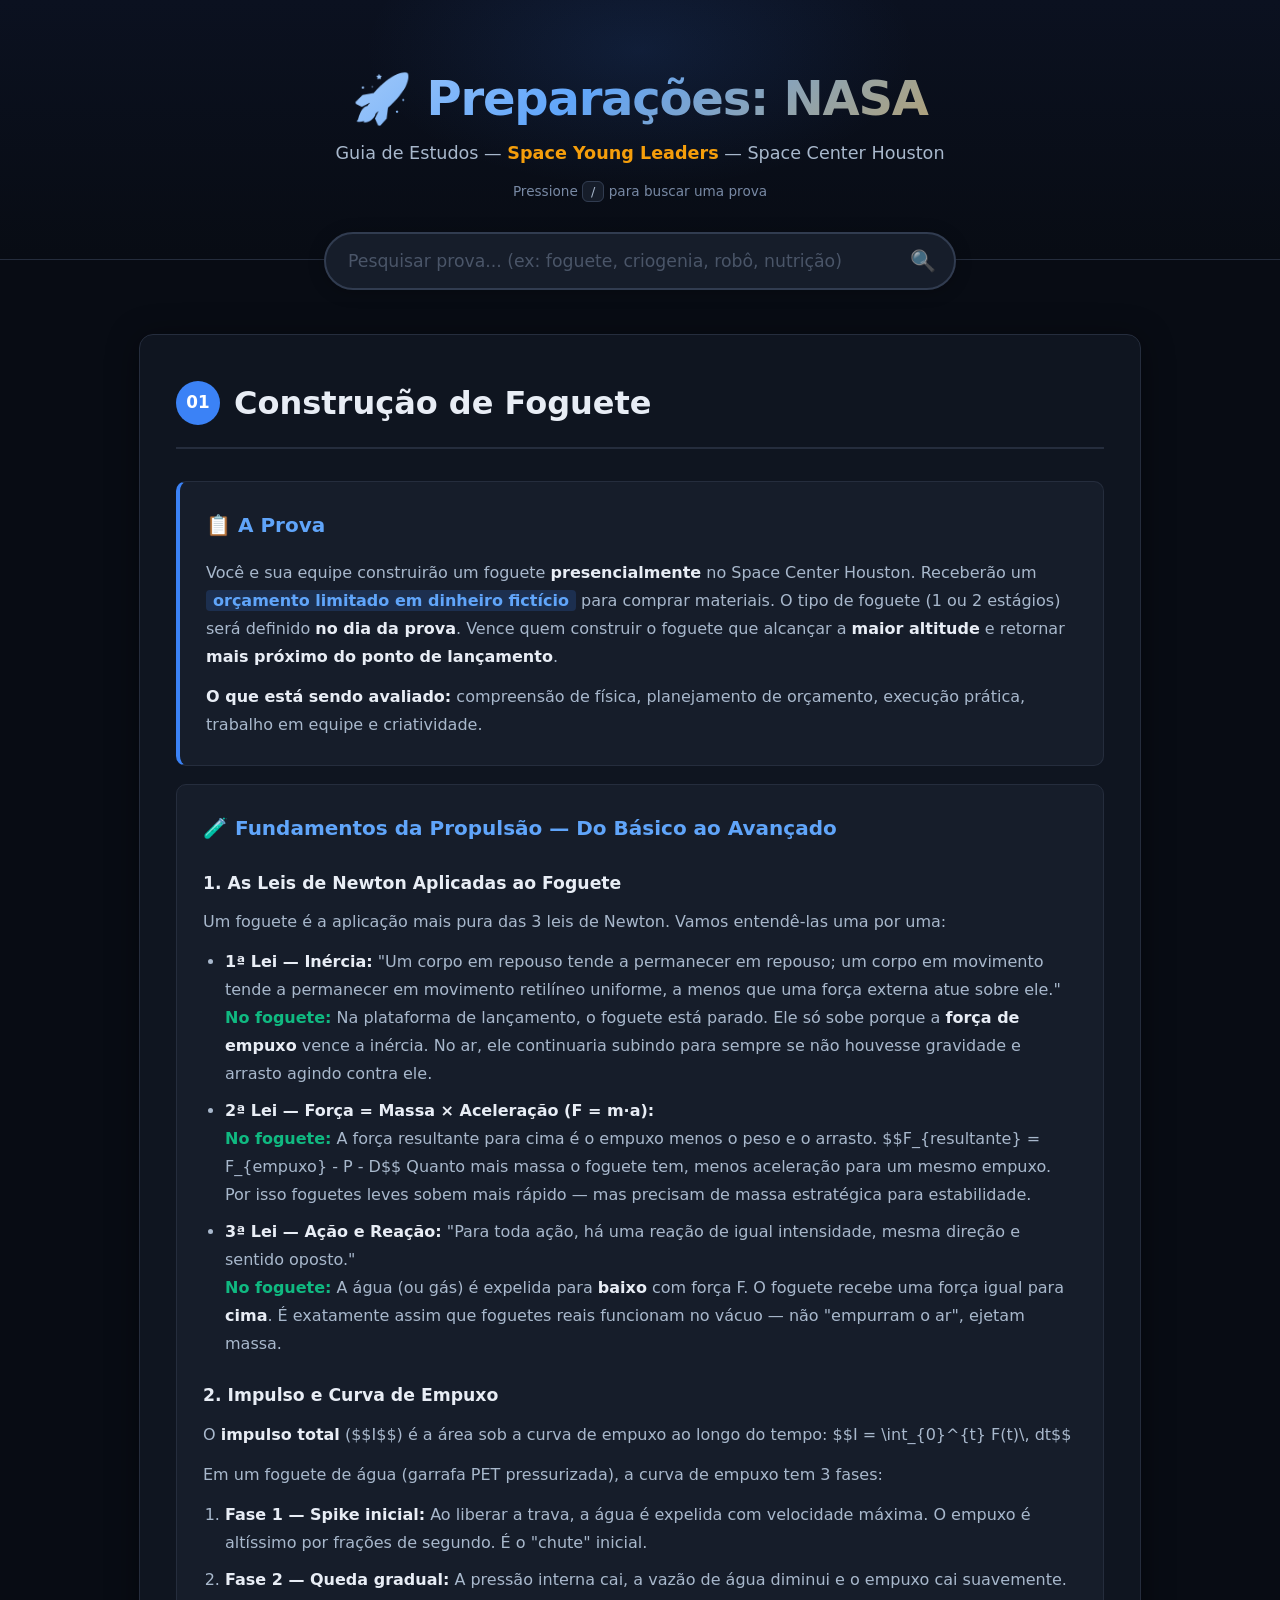
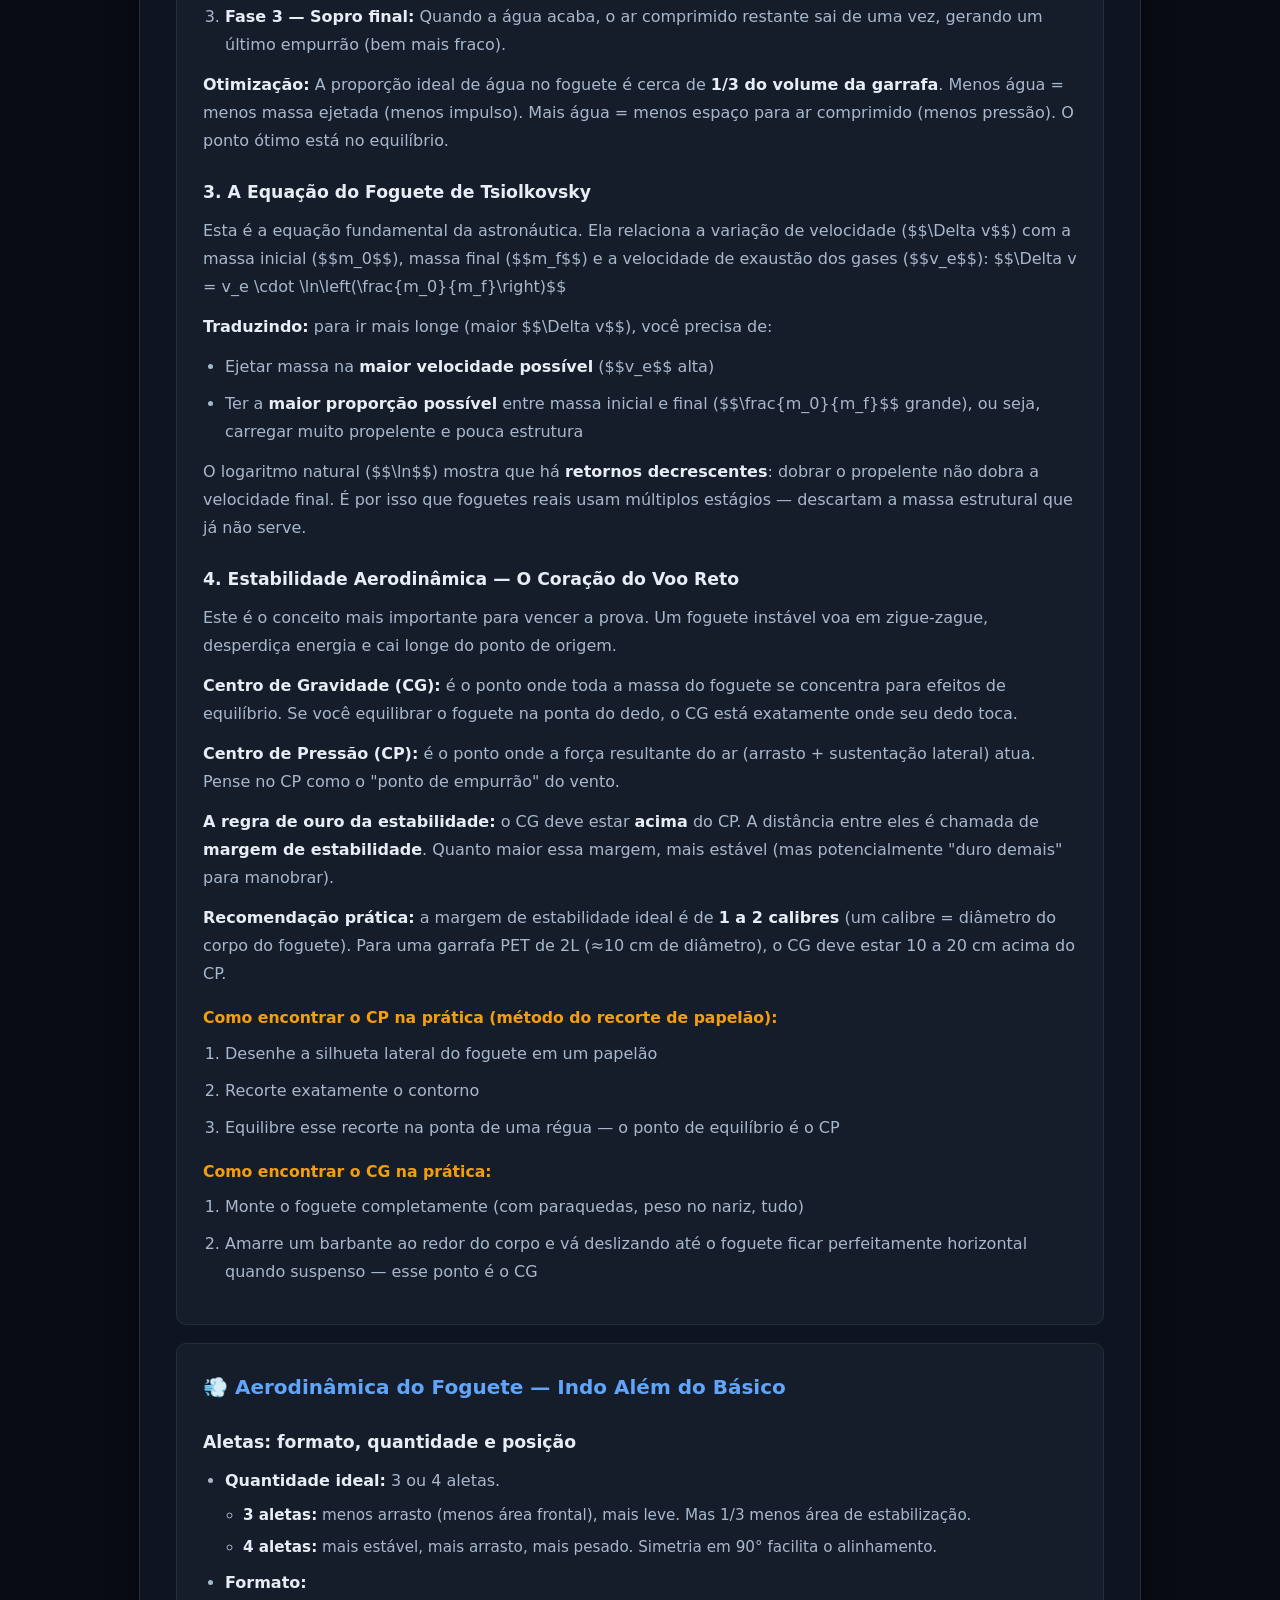
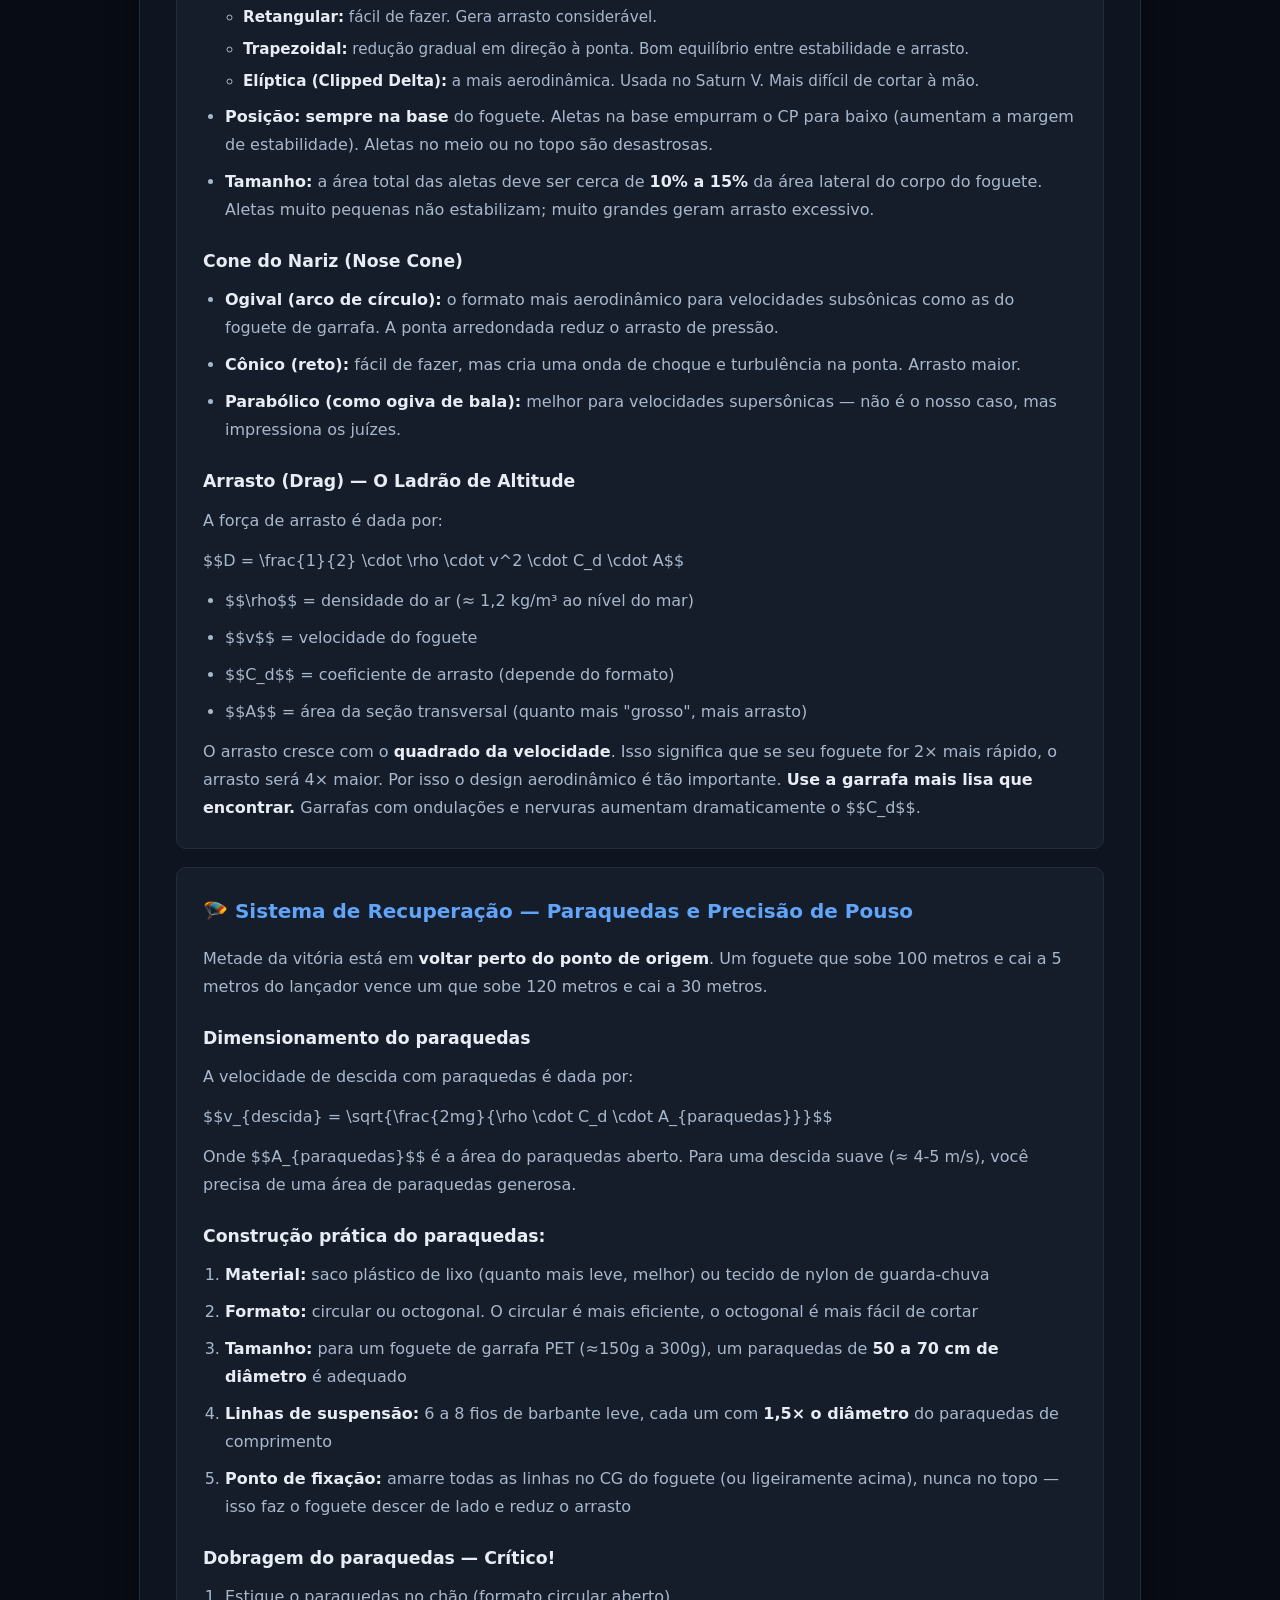
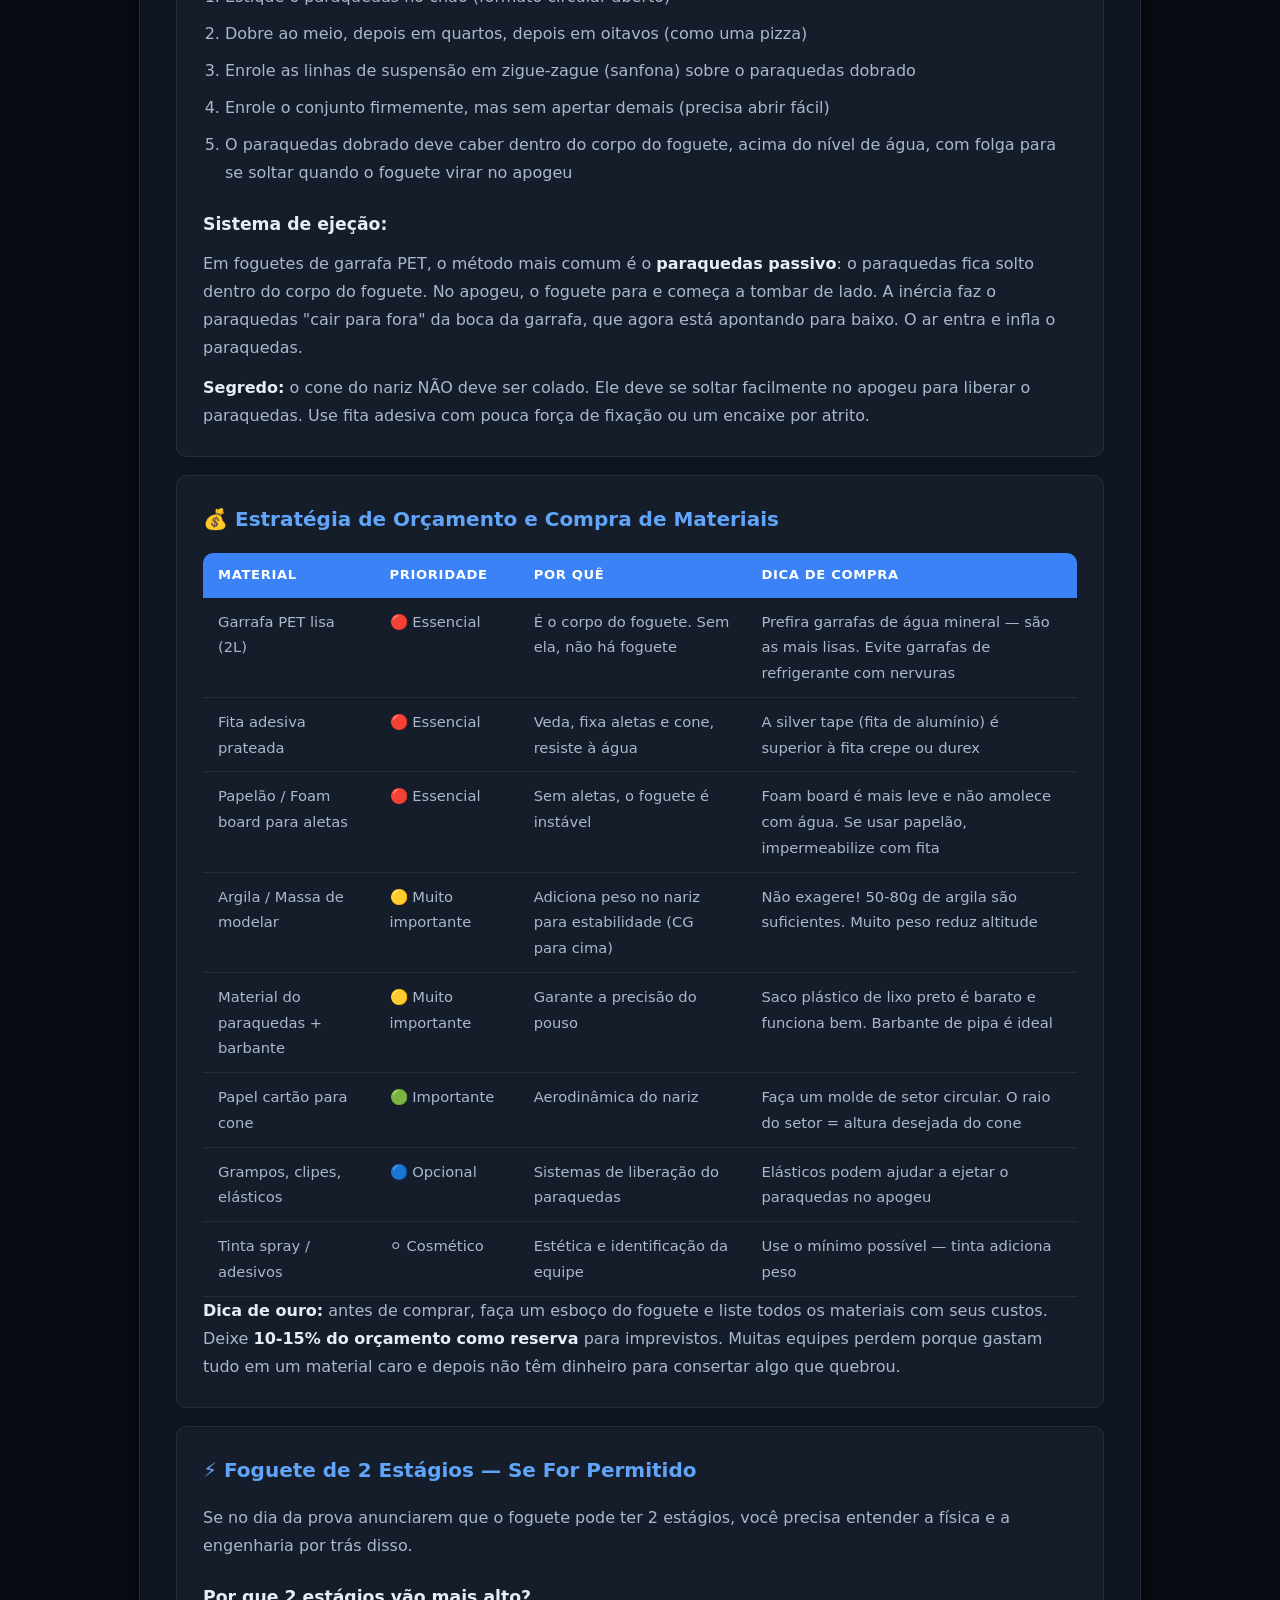
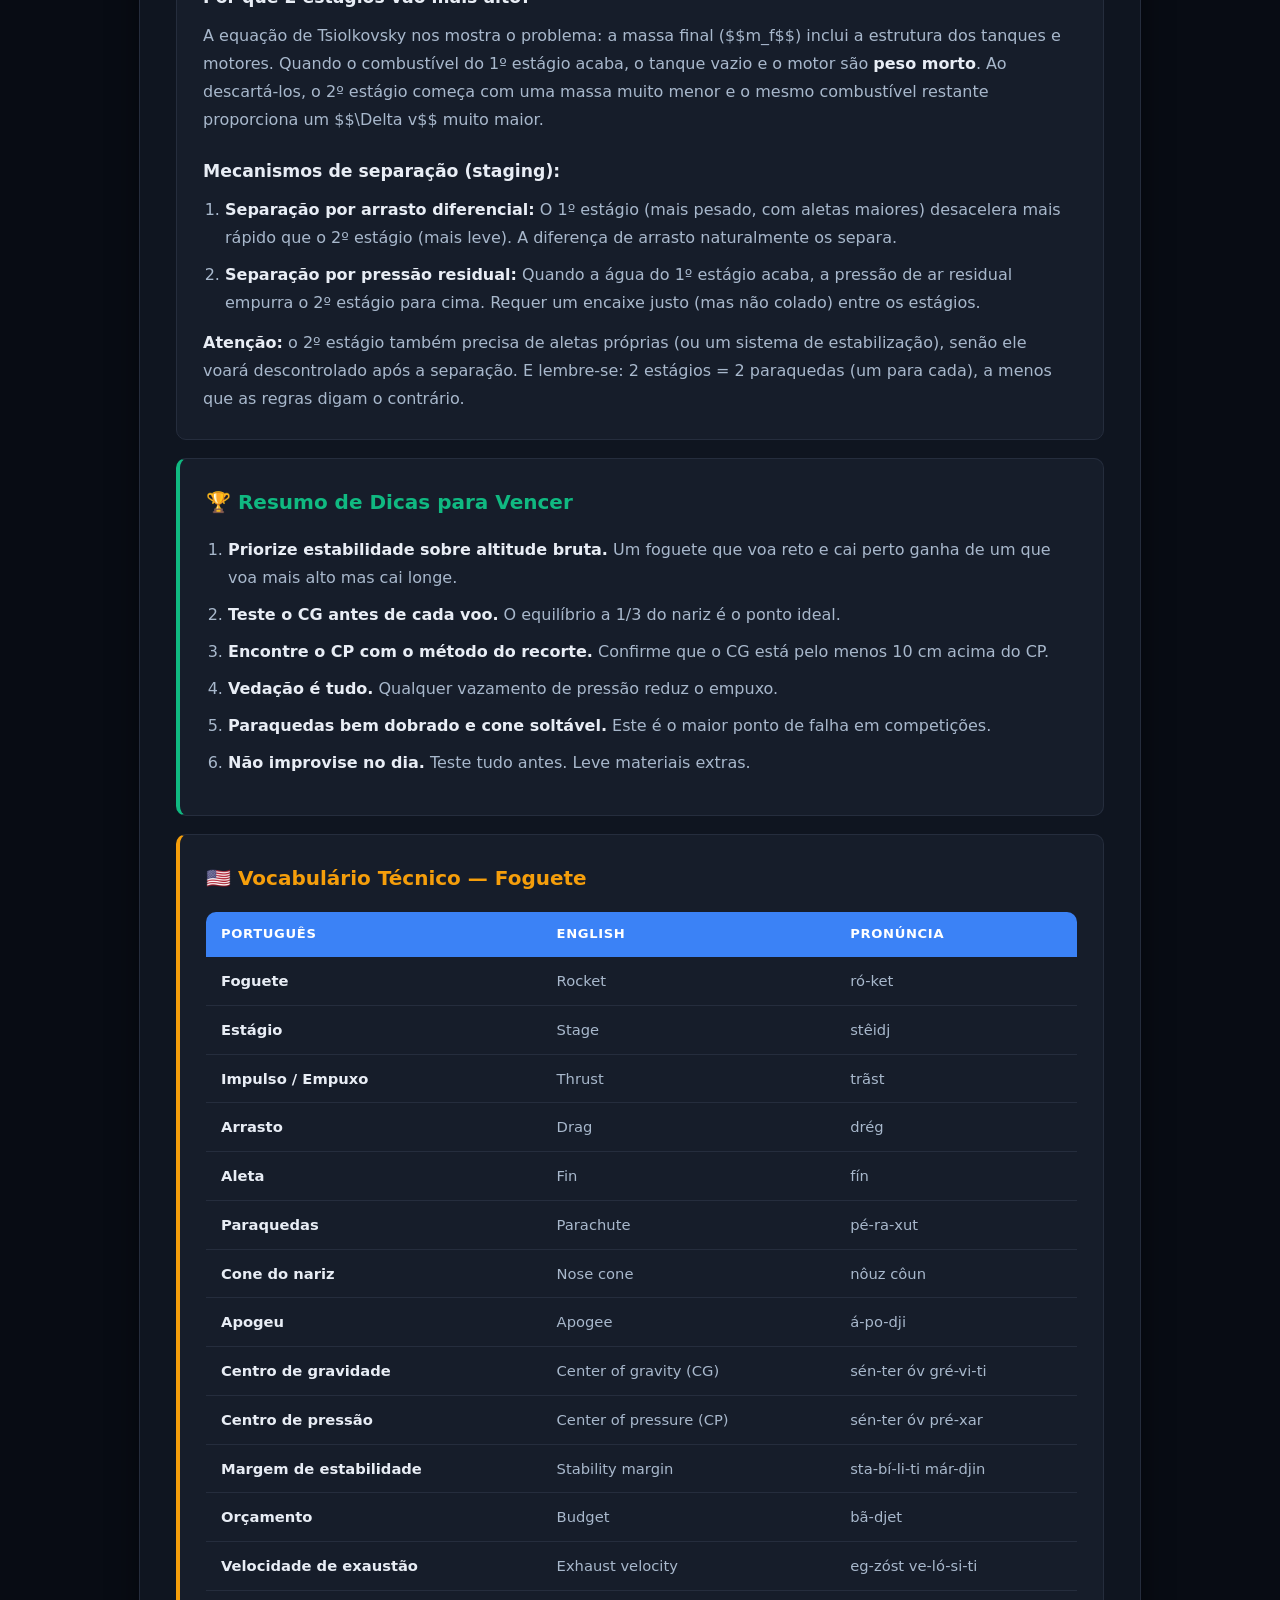
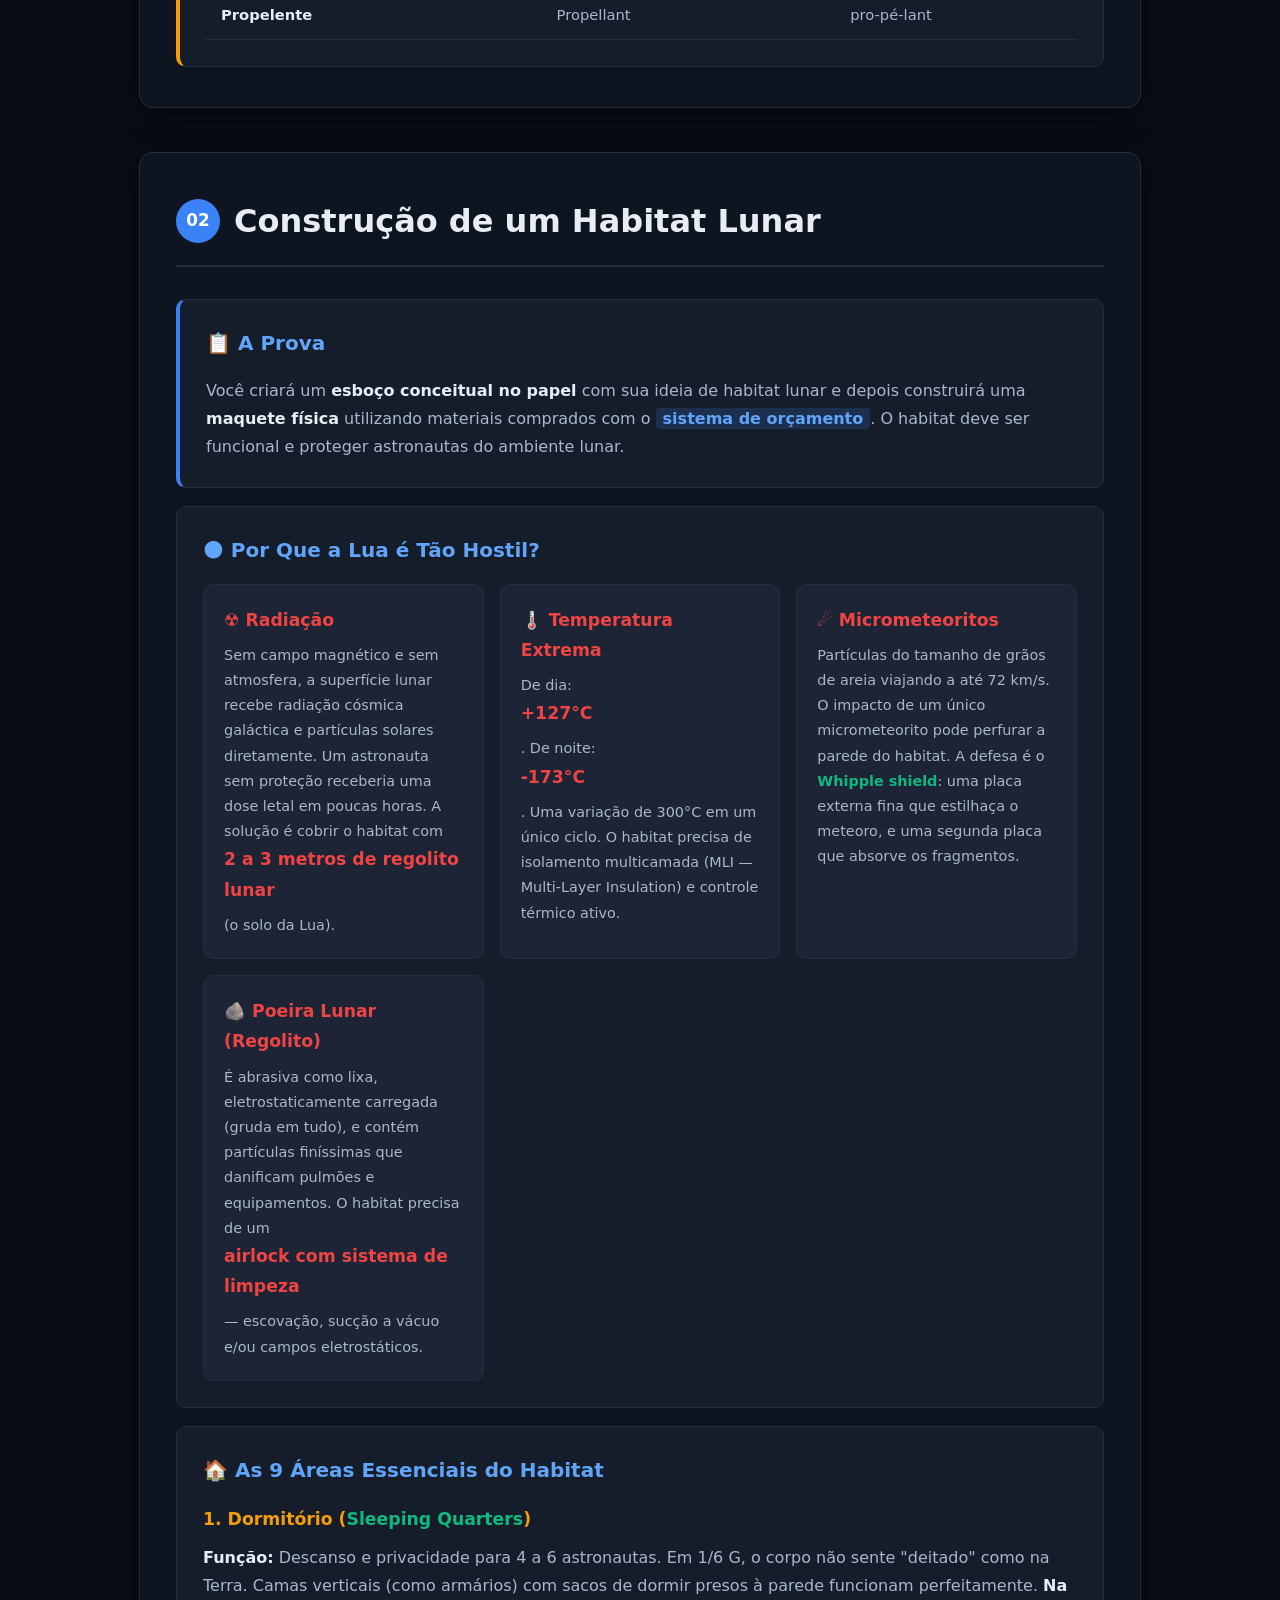
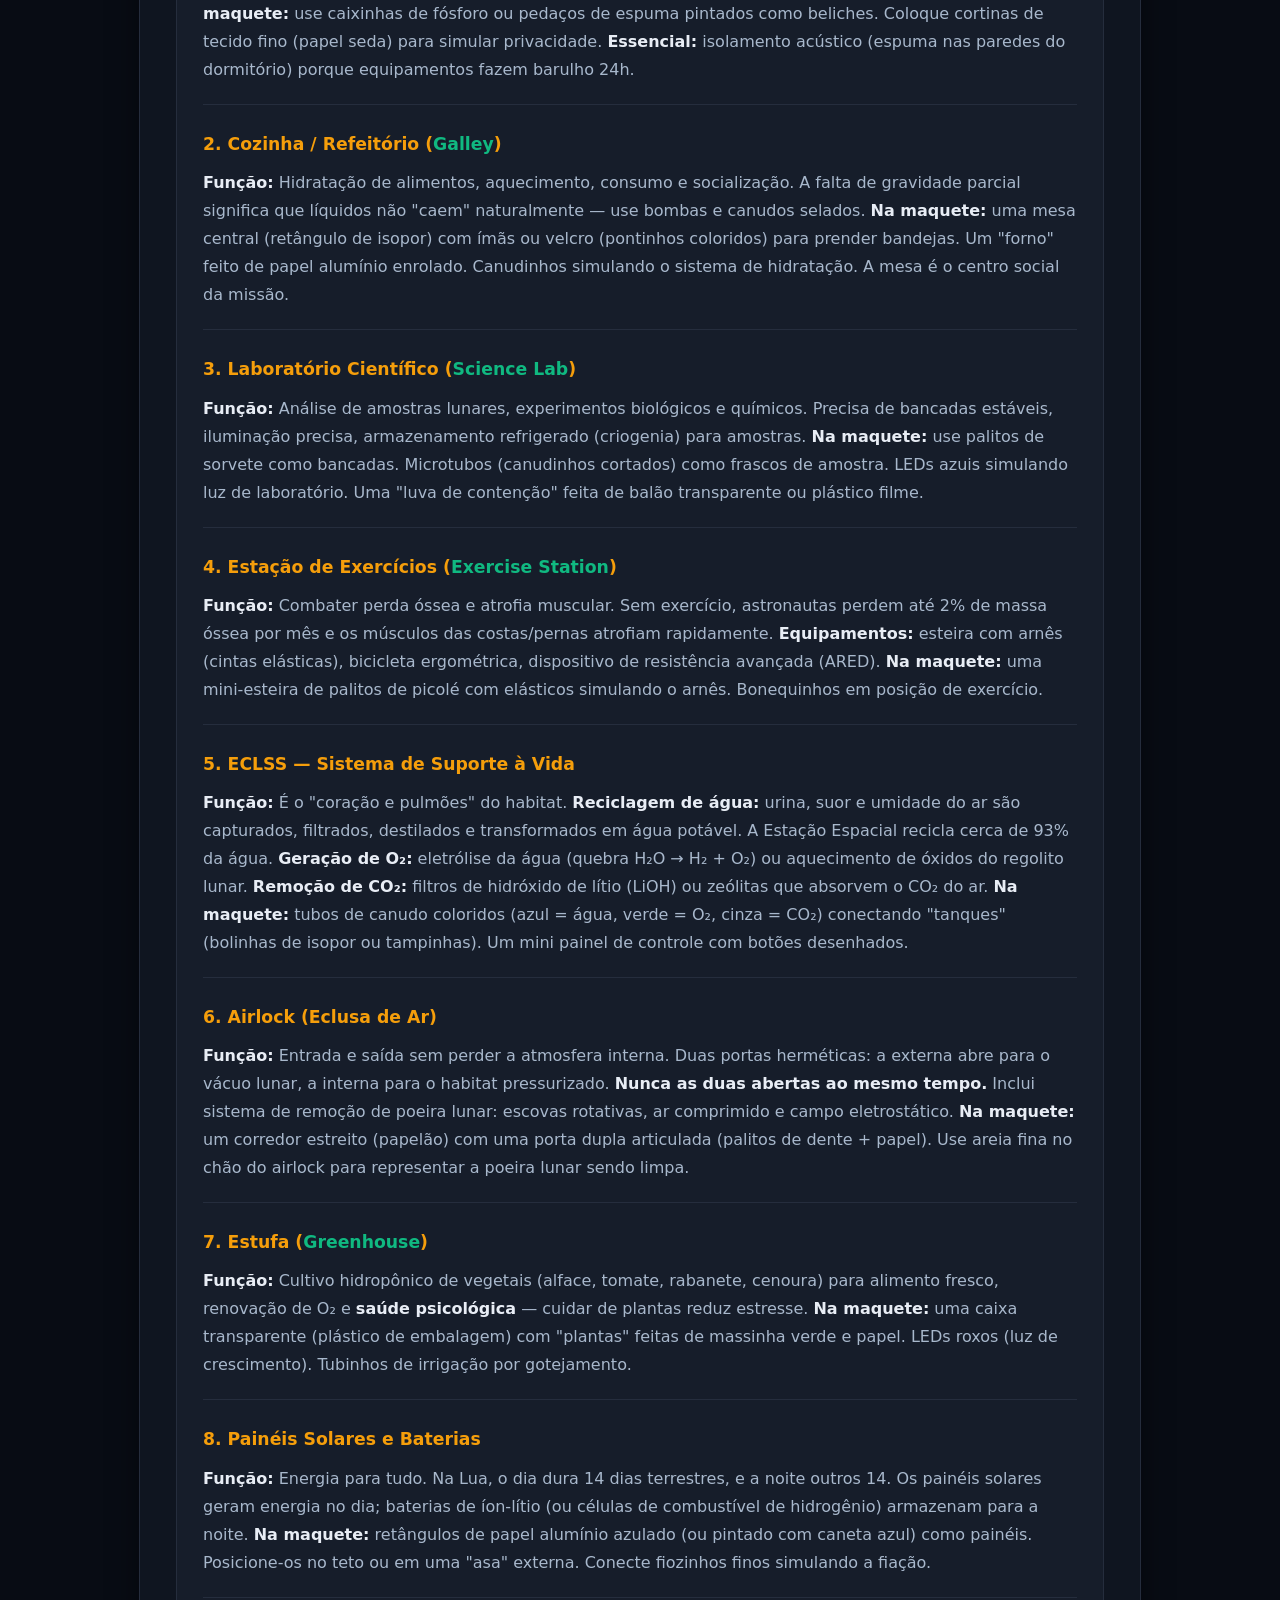
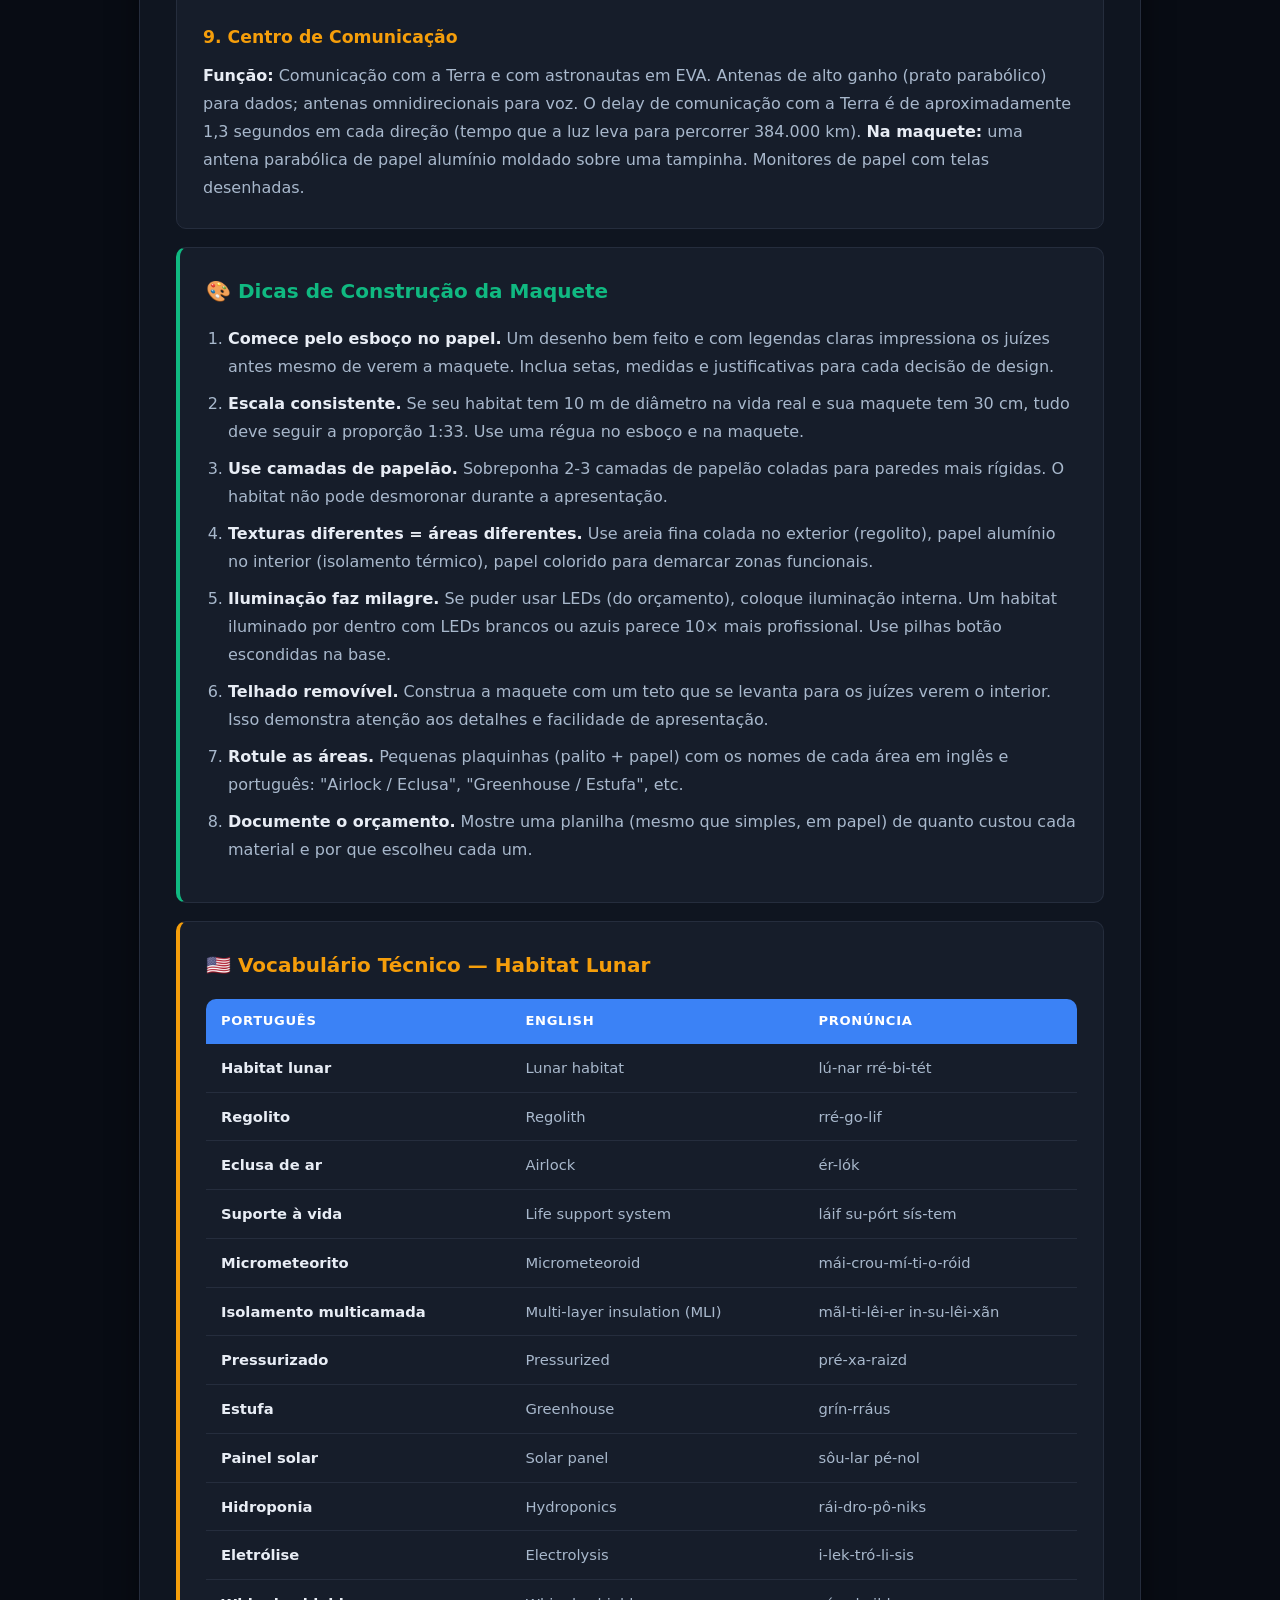
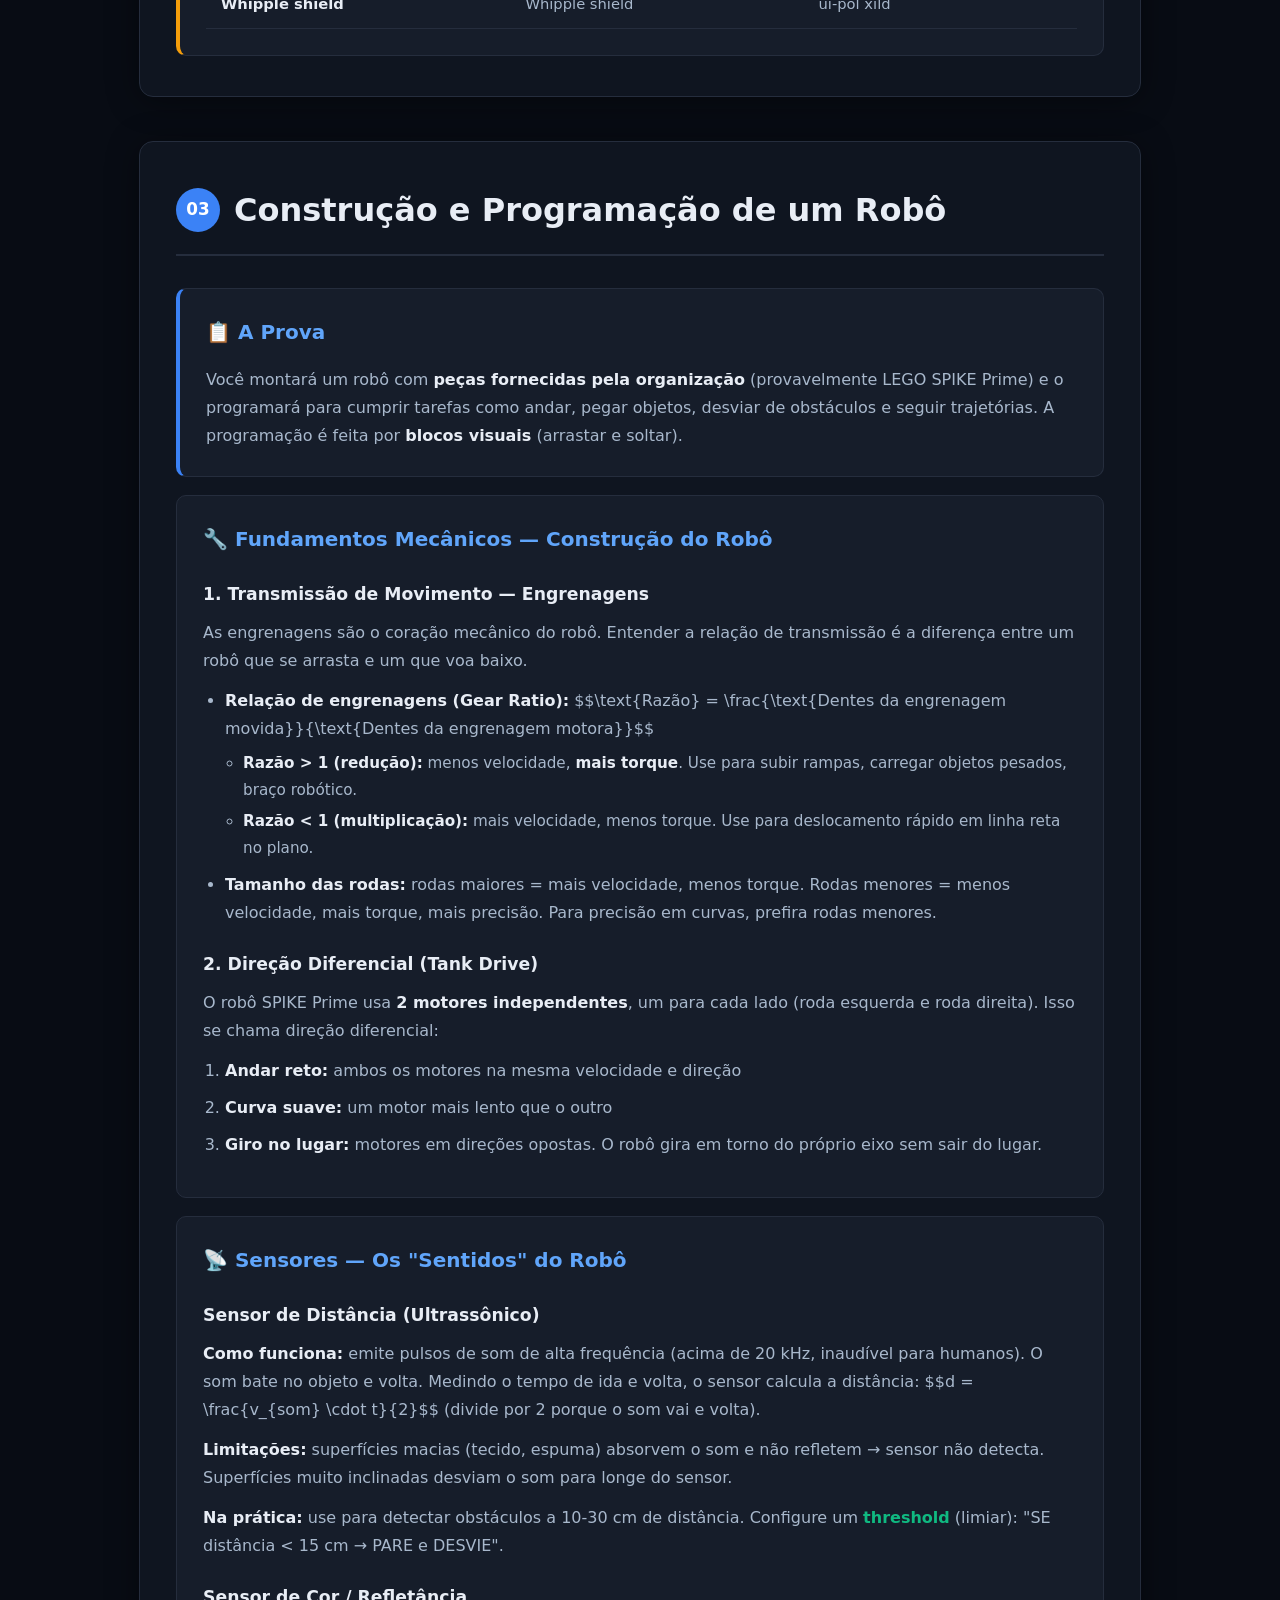
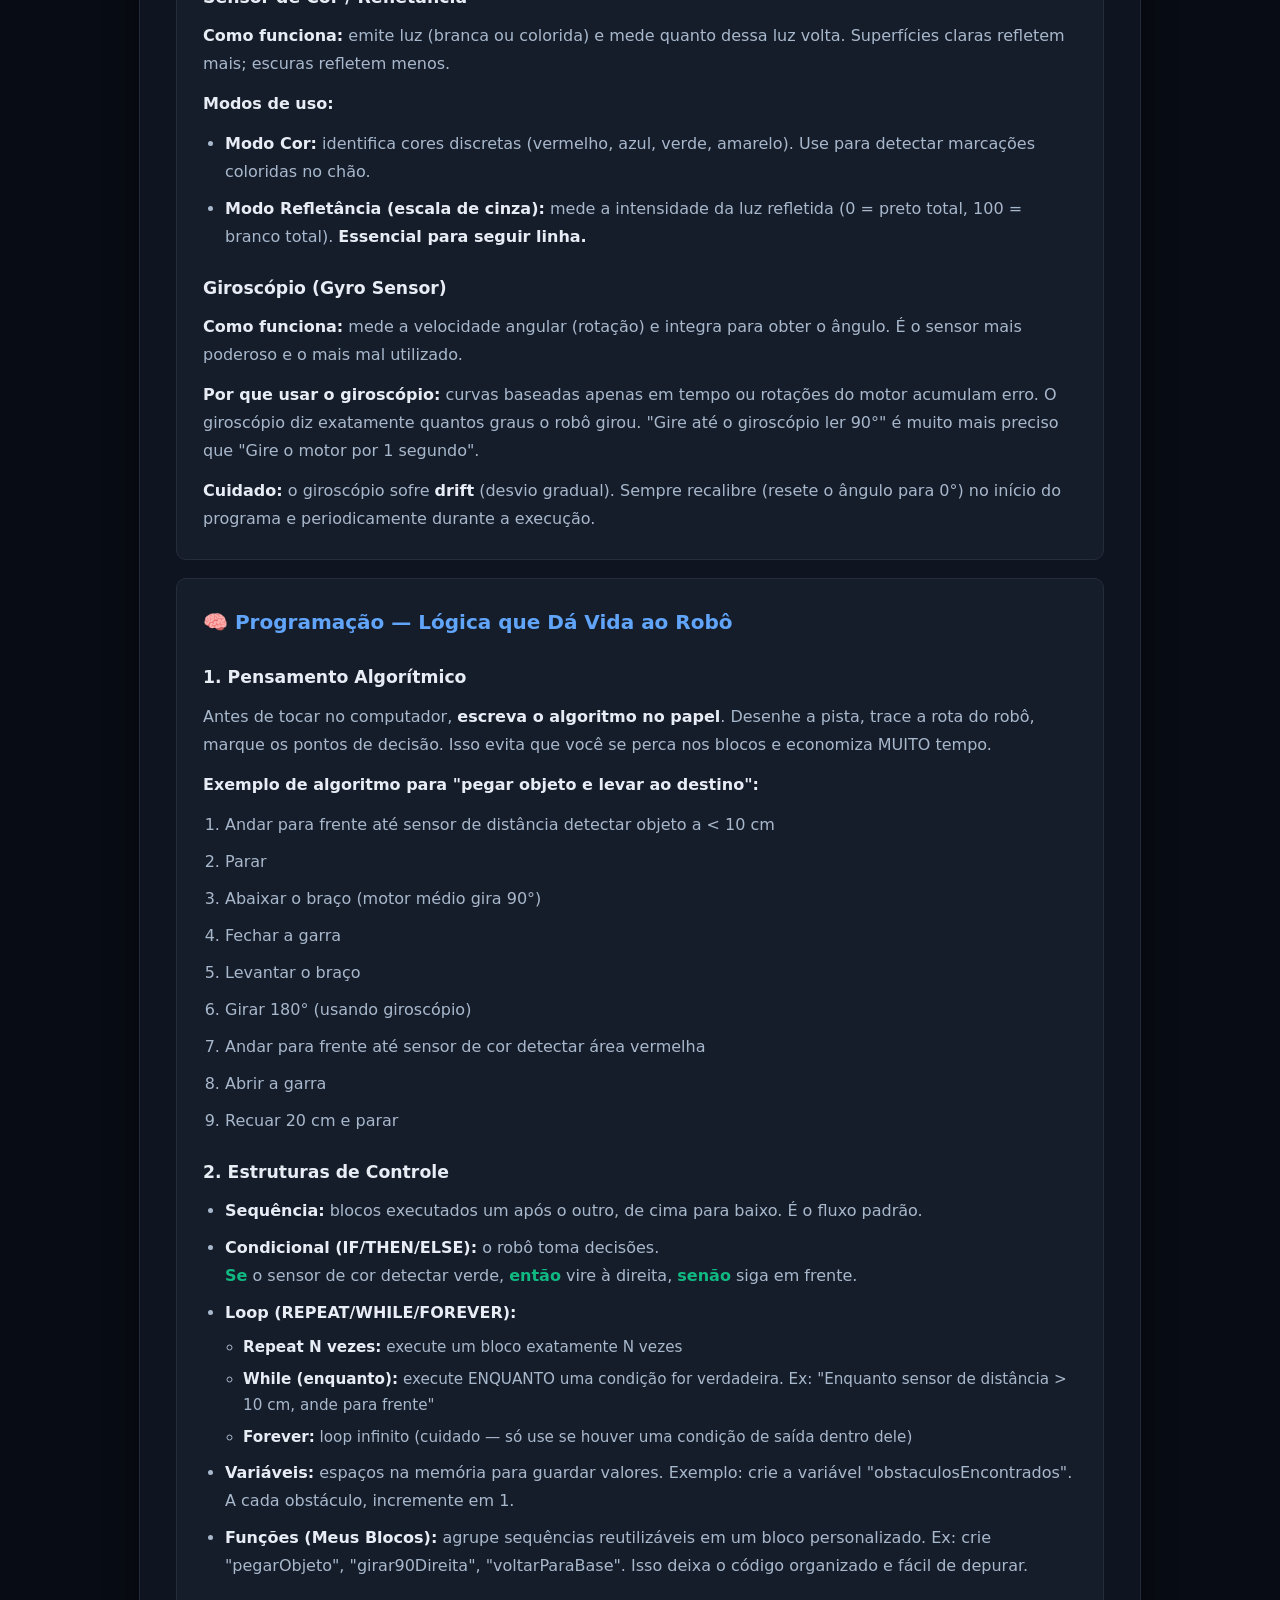
<file: index.html>
<!DOCTYPE html>
<html lang="pt-BR">
<head>
    <meta charset="UTF-8">
    <meta name="viewport" content="width=device-width, initial-scale=1.0">
    <title>Preparações: NASA — Guia Space Young Leaders</title>
    <link rel="stylesheet" href="style.css">
</head>
<body>

    <!-- ═══════════════ HEADER ═══════════════ -->
    <header class="header">
        <div class="header-bg"></div>
        <h1>🚀 Preparações: NASA</h1>
        <p class="subtitle">Guia de Estudos — <strong>Space Young Leaders</strong> — Space Center Houston</p>
        <p class="header-hint">Pressione <kbd>/</kbd> para buscar uma prova</p>
    </header>

    <!-- ═══════════════ SEARCH ═══════════════ -->
    <div class="search-wrapper">
        <div class="search-container">
            <input
                type="text"
                id="searchInput"
                class="search-input"
                placeholder="Pesquisar prova... (ex: foguete, criogenia, robô, nutrição)"
                autocomplete="off"
            >
            <span class="search-icon">🔍</span>
        </div>
        <div id="searchResults" class="search-results hidden"></div>
    </div>

    <main class="main-content">

        <!-- ═══════════════════════════════════════ -->
        <!--  PROVA 1: CONSTRUÇÃO DE FOGUETE        -->
        <!-- ═══════════════════════════════════════ -->
        <section id="prova-foguete" class="prova-section">
            <h2><span class="prova-number">01</span> Construção de Foguete</h2>

            <!-- VISÃO GERAL DA PROVA -->
            <div class="card card-overview">
                <h3>📋 A Prova</h3>
                <p>
                    Você e sua equipe construirão um foguete <strong>presencialmente</strong> no Space Center Houston.
                    Receberão um <span class="highlight">orçamento limitado em dinheiro fictício</span> para comprar materiais.
                    O tipo de foguete (1 ou 2 estágios) será definido <strong>no dia da prova</strong>.
                    Vence quem construir o foguete que alcançar a <strong>maior altitude</strong> e retornar
                    <strong>mais próximo do ponto de lançamento</strong>.
                </p>
                <p><strong>O que está sendo avaliado:</strong> compreensão de física, planejamento de orçamento,
                execução prática, trabalho em equipe e criatividade.</p>
            </div>

            <!-- FUNDAMENTOS COMPLETOS -->
            <div class="card">
                <h3>🧪 Fundamentos da Propulsão — Do Básico ao Avançado</h3>

                <h4>1. As Leis de Newton Aplicadas ao Foguete</h4>
                <p>
                    Um foguete é a aplicação mais pura das 3 leis de Newton. Vamos entendê-las uma por uma:
                </p>
                <ul>
                    <li>
                        <strong>1ª Lei — Inércia:</strong> "Um corpo em repouso tende a permanecer em repouso;
                        um corpo em movimento tende a permanecer em movimento retilíneo uniforme, a menos que
                        uma força externa atue sobre ele."<br>
                        <em>No foguete:</em> Na plataforma de lançamento, o foguete está parado. Ele só sobe
                        porque a <strong>força de empuxo</strong> vence a inércia. No ar, ele continuaria subindo
                        para sempre se não houvesse gravidade e arrasto agindo contra ele.
                    </li>
                    <li>
                        <strong>2ª Lei — Força = Massa × Aceleração (F = m·a):</strong><br>
                        <em>No foguete:</em> A força resultante para cima é o empuxo menos o peso e o arrasto.
                        $$F_{resultante} = F_{empuxo} - P - D$$
                        Quanto mais massa o foguete tem, menos aceleração para um mesmo empuxo. Por isso foguetes
                        leves sobem mais rápido — mas precisam de massa estratégica para estabilidade.
                    </li>
                    <li>
                        <strong>3ª Lei — Ação e Reação:</strong> "Para toda ação, há uma reação de igual intensidade,
                        mesma direção e sentido oposto."<br>
                        <em>No foguete:</em> A água (ou gás) é expelida para <strong>baixo</strong> com força F.
                        O foguete recebe uma força igual para <strong>cima</strong>. É exatamente assim que
                        foguetes reais funcionam no vácuo — não "empurram o ar", ejetam massa.
                    </li>
                </ul>

                <h4>2. Impulso e Curva de Empuxo</h4>
                <p>
                    O <strong>impulso total</strong> ($$I$$) é a área sob a curva de empuxo ao longo do tempo:
                    $$I = \int_{0}^{t} F(t)\, dt$$
                </p>
                <p>
                    Em um foguete de água (garrafa PET pressurizada), a curva de empuxo tem 3 fases:
                </p>
                <ol>
                    <li><strong>Fase 1 — Spike inicial:</strong> Ao liberar a trava, a água é expelida com
                    velocidade máxima. O empuxo é altíssimo por frações de segundo. É o "chute" inicial.</li>
                    <li><strong>Fase 2 — Queda gradual:</strong> A pressão interna cai, a vazão de água
                    diminui e o empuxo cai suavemente.</li>
                    <li><strong>Fase 3 — Sopro final:</strong> Quando a água acaba, o ar comprimido restante
                    sai de uma vez, gerando um último empurrão (bem mais fraco).</li>
                </ol>
                <p>
                    <strong>Otimização:</strong> A proporção ideal de água no foguete é cerca de
                    <strong>1/3 do volume da garrafa</strong>. Menos água = menos massa ejetada (menos impulso).
                    Mais água = menos espaço para ar comprimido (menos pressão). O ponto ótimo está no equilíbrio.
                </p>

                <h4>3. A Equação do Foguete de Tsiolkovsky</h4>
                <p>
                    Esta é a equação fundamental da astronáutica. Ela relaciona a variação de velocidade
                    ($$\Delta v$$) com a massa inicial ($$m_0$$), massa final ($$m_f$$) e a velocidade
                    de exaustão dos gases ($$v_e$$):
                    $$\Delta v = v_e \cdot \ln\left(\frac{m_0}{m_f}\right)$$
                </p>
                <p>
                    <strong>Traduzindo:</strong> para ir mais longe (maior $$\Delta v$$), você precisa de:
                </p>
                <ul>
                    <li>Ejetar massa na <strong>maior velocidade possível</strong> ($$v_e$$ alta)</li>
                    <li>Ter a <strong>maior proporção possível</strong> entre massa inicial e final
                    ($$\frac{m_0}{m_f}$$ grande), ou seja, carregar muito propelente e pouca estrutura</li>
                </ul>
                <p>
                    O logaritmo natural ($$\ln$$) mostra que há <strong>retornos decrescentes</strong>:
                    dobrar o propelente não dobra a velocidade final. É por isso que foguetes reais usam
                    múltiplos estágios — descartam a massa estrutural que já não serve.
                </p>

                <h4>4. Estabilidade Aerodinâmica — O Coração do Voo Reto</h4>
                <p>
                    Este é o conceito mais importante para vencer a prova. Um foguete instável voa
                    em zigue-zague, desperdiça energia e cai longe do ponto de origem.
                </p>
                <p>
                    <strong>Centro de Gravidade (CG):</strong> é o ponto onde toda a massa do foguete
                    se concentra para efeitos de equilíbrio. Se você equilibrar o foguete na ponta do
                    dedo, o CG está exatamente onde seu dedo toca.
                </p>
                <p>
                    <strong>Centro de Pressão (CP):</strong> é o ponto onde a força resultante do ar
                    (arrasto + sustentação lateral) atua. Pense no CP como o "ponto de empurrão" do vento.
                </p>
                <p>
                    <strong>A regra de ouro da estabilidade:</strong> o CG deve estar <strong>acima</strong>
                    do CP. A distância entre eles é chamada de <strong>margem de estabilidade</strong>.
                    Quanto maior essa margem, mais estável (mas potencialmente "duro demais" para manobrar).
                </p>
                <p>
                    <strong>Recomendação prática:</strong> a margem de estabilidade ideal é de
                    <strong>1 a 2 calibres</strong> (um calibre = diâmetro do corpo do foguete).
                    Para uma garrafa PET de 2L (≈10 cm de diâmetro), o CG deve estar 10 a 20 cm
                    acima do CP.
                </p>

                <h5>Como encontrar o CP na prática (método do recorte de papelão):</h5>
                <ol>
                    <li>Desenhe a silhueta lateral do foguete em um papelão</li>
                    <li>Recorte exatamente o contorno</li>
                    <li>Equilibre esse recorte na ponta de uma régua — o ponto de equilíbrio é o CP</li>
                </ol>

                <h5>Como encontrar o CG na prática:</h5>
                <ol>
                    <li>Monte o foguete completamente (com paraquedas, peso no nariz, tudo)</li>
                    <li>Amarre um barbante ao redor do corpo e vá deslizando até o foguete ficar
                    perfeitamente horizontal quando suspenso — esse ponto é o CG</li>
                </ol>
            </div>

            <!-- AERODINÂMICA AVANÇADA -->
            <div class="card">
                <h3>💨 Aerodinâmica do Foguete — Indo Além do Básico</h3>

                <h4>Aletas: formato, quantidade e posição</h4>
                <ul>
                    <li>
                        <strong>Quantidade ideal:</strong> 3 ou 4 aletas.
                        <ul>
                            <li><strong>3 aletas:</strong> menos arrasto (menos área frontal), mais leve.
                            Mas 1/3 menos área de estabilização.</li>
                            <li><strong>4 aletas:</strong> mais estável, mais arrasto, mais pesado.
                            Simetria em 90° facilita o alinhamento.</li>
                        </ul>
                    </li>
                    <li>
                        <strong>Formato:</strong>
                        <ul>
                            <li><strong>Retangular:</strong> fácil de fazer. Gera arrasto considerável.</li>
                            <li><strong>Trapezoidal:</strong> redução gradual em direção à ponta.
                            Bom equilíbrio entre estabilidade e arrasto.</li>
                            <li><strong>Elíptica (Clipped Delta):</strong> a mais aerodinâmica.
                            Usada no Saturn V. Mais difícil de cortar à mão.</li>
                        </ul>
                    </li>
                    <li>
                        <strong>Posição:</strong> <strong>sempre na base</strong> do foguete.
                        Aletas na base empurram o CP para baixo (aumentam a margem de estabilidade).
                        Aletas no meio ou no topo são desastrosas.
                    </li>
                    <li>
                        <strong>Tamanho:</strong> a área total das aletas deve ser cerca de
                        <strong>10% a 15%</strong> da área lateral do corpo do foguete.
                        Aletas muito pequenas não estabilizam; muito grandes geram arrasto excessivo.
                    </li>
                </ul>

                <h4>Cone do Nariz (Nose Cone)</h4>
                <ul>
                    <li><strong>Ogival (arco de círculo):</strong> o formato mais aerodinâmico para
                    velocidades subsônicas como as do foguete de garrafa. A ponta arredondada reduz
                    o arrasto de pressão.</li>
                    <li><strong>Cônico (reto):</strong> fácil de fazer, mas cria uma onda de choque
                    e turbulência na ponta. Arrasto maior.</li>
                    <li><strong>Parabólico (como ogiva de bala):</strong> melhor para velocidades
                    supersônicas — não é o nosso caso, mas impressiona os juízes.</li>
                </ul>

                <h4>Arrasto (Drag) — O Ladrão de Altitude</h4>
                <p>A força de arrasto é dada por:</p>
                <p>$$D = \frac{1}{2} \cdot \rho \cdot v^2 \cdot C_d \cdot A$$</p>
                <ul>
                    <li>$$\rho$$ = densidade do ar (≈ 1,2 kg/m³ ao nível do mar)</li>
                    <li>$$v$$ = velocidade do foguete</li>
                    <li>$$C_d$$ = coeficiente de arrasto (depende do formato)</li>
                    <li>$$A$$ = área da seção transversal (quanto mais "grosso", mais arrasto)</li>
                </ul>
                <p>
                    O arrasto cresce com o <strong>quadrado da velocidade</strong>. Isso significa que
                    se seu foguete for 2× mais rápido, o arrasto será 4× maior. Por isso o design
                    aerodinâmico é tão importante. <strong>Use a garrafa mais lisa que encontrar.</strong>
                    Garrafas com ondulações e nervuras aumentam dramaticamente o $$C_d$$.
                </p>
            </div>

            <!-- SISTEMA DE RECUPERAÇÃO -->
            <div class="card">
                <h3>🪂 Sistema de Recuperação — Paraquedas e Precisão de Pouso</h3>

                <p>
                    Metade da vitória está em <strong>voltar perto do ponto de origem</strong>.
                    Um foguete que sobe 100 metros e cai a 5 metros do lançador vence um que sobe
                    120 metros e cai a 30 metros.
                </p>

                <h4>Dimensionamento do paraquedas</h4>
                <p>A velocidade de descida com paraquedas é dada por:</p>
                <p>$$v_{descida} = \sqrt{\frac{2mg}{\rho \cdot C_d \cdot A_{paraquedas}}}$$</p>
                <p>Onde $$A_{paraquedas}$$ é a área do paraquedas aberto. Para uma descida suave
                (≈ 4-5 m/s), você precisa de uma área de paraquedas generosa.</p>

                <h4>Construção prática do paraquedas:</h4>
                <ol>
                    <li><strong>Material:</strong> saco plástico de lixo (quanto mais leve, melhor)
                    ou tecido de nylon de guarda-chuva</li>
                    <li><strong>Formato:</strong> circular ou octogonal. O circular é mais eficiente,
                    o octogonal é mais fácil de cortar</li>
                    <li><strong>Tamanho:</strong> para um foguete de garrafa PET (≈150g a 300g),
                    um paraquedas de <strong>50 a 70 cm de diâmetro</strong> é adequado</li>
                    <li><strong>Linhas de suspensão:</strong> 6 a 8 fios de barbante leve,
                    cada um com <strong>1,5× o diâmetro</strong> do paraquedas de comprimento</li>
                    <li><strong>Ponto de fixação:</strong> amarre todas as linhas no CG do foguete
                    (ou ligeiramente acima), nunca no topo — isso faz o foguete descer
                    de lado e reduz o arrasto</li>
                </ol>

                <h4>Dobragem do paraquedas — Crítico!</h4>
                <ol>
                    <li>Estique o paraquedas no chão (formato circular aberto)</li>
                    <li>Dobre ao meio, depois em quartos, depois em oitavos (como uma pizza)</li>
                    <li>Enrole as linhas de suspensão em zigue-zague (sanfona) sobre o paraquedas dobrado</li>
                    <li>Enrole o conjunto firmemente, mas sem apertar demais (precisa abrir fácil)</li>
                    <li>O paraquedas dobrado deve caber dentro do corpo do foguete, acima do nível
                    de água, com folga para se soltar quando o foguete virar no apogeu</li>
                </ol>

                <h4>Sistema de ejeção:</h4>
                <p>
                    Em foguetes de garrafa PET, o método mais comum é o <strong>paraquedas passivo</strong>:
                    o paraquedas fica solto dentro do corpo do foguete. No apogeu, o foguete para e começa
                    a tombar de lado. A inércia faz o paraquedas "cair para fora" da boca da garrafa,
                    que agora está apontando para baixo. O ar entra e infla o paraquedas.
                </p>
                <p>
                    <strong>Segredo:</strong> o cone do nariz NÃO deve ser colado. Ele deve se soltar
                    facilmente no apogeu para liberar o paraquedas. Use fita adesiva com pouca força
                    de fixação ou um encaixe por atrito.
                </p>
            </div>

            <!-- ORÇAMENTO E ESTRATÉGIA -->
            <div class="card">
                <h3>💰 Estratégia de Orçamento e Compra de Materiais</h3>

                <table class="info-table">
                    <thead>
                        <tr><th>Material</th><th>Prioridade</th><th>Por quê</th><th>Dica de compra</th></tr>
                    </thead>
                    <tbody>
                        <tr>
                            <td>Garrafa PET lisa (2L)</td>
                            <td>🔴 Essencial</td>
                            <td>É o corpo do foguete. Sem ela, não há foguete</td>
                            <td>Prefira garrafas de água mineral — são as mais lisas. Evite garrafas de refrigerante com nervuras</td>
                        </tr>
                        <tr>
                            <td>Fita adesiva prateada</td>
                            <td>🔴 Essencial</td>
                            <td>Veda, fixa aletas e cone, resiste à água</td>
                            <td>A silver tape (fita de alumínio) é superior à fita crepe ou durex</td>
                        </tr>
                        <tr>
                            <td>Papelão / Foam board para aletas</td>
                            <td>🔴 Essencial</td>
                            <td>Sem aletas, o foguete é instável</td>
                            <td>Foam board é mais leve e não amolece com água. Se usar papelão, impermeabilize com fita</td>
                        </tr>
                        <tr>
                            <td>Argila / Massa de modelar</td>
                            <td>🟡 Muito importante</td>
                            <td>Adiciona peso no nariz para estabilidade (CG para cima)</td>
                            <td>Não exagere! 50-80g de argila são suficientes. Muito peso reduz altitude</td>
                        </tr>
                        <tr>
                            <td>Material do paraquedas + barbante</td>
                            <td>🟡 Muito importante</td>
                            <td>Garante a precisão do pouso</td>
                            <td>Saco plástico de lixo preto é barato e funciona bem. Barbante de pipa é ideal</td>
                        </tr>
                        <tr>
                            <td>Papel cartão para cone</td>
                            <td>🟢 Importante</td>
                            <td>Aerodinâmica do nariz</td>
                            <td>Faça um molde de setor circular. O raio do setor = altura desejada do cone</td>
                        </tr>
                        <tr>
                            <td>Grampos, clipes, elásticos</td>
                            <td>🔵 Opcional</td>
                            <td>Sistemas de liberação do paraquedas</td>
                            <td>Elásticos podem ajudar a ejetar o paraquedas no apogeu</td>
                        </tr>
                        <tr>
                            <td>Tinta spray / adesivos</td>
                            <td>⚪ Cosmético</td>
                            <td>Estética e identificação da equipe</td>
                            <td>Use o mínimo possível — tinta adiciona peso</td>
                        </tr>
                    </tbody>
                </table>

                <p><strong>Dica de ouro:</strong> antes de comprar, faça um esboço do foguete e liste
                todos os materiais com seus custos. Deixe <strong>10-15% do orçamento como reserva</strong>
                para imprevistos. Muitas equipes perdem porque gastam tudo em um material caro e
                depois não têm dinheiro para consertar algo que quebrou.</p>
            </div>

            <!-- 2 ESTÁGIOS -->
            <div class="card">
                <h3>⚡ Foguete de 2 Estágios — Se For Permitido</h3>

                <p>
                    Se no dia da prova anunciarem que o foguete pode ter 2 estágios,
                    você precisa entender a física e a engenharia por trás disso.
                </p>

                <h4>Por que 2 estágios vão mais alto?</h4>
                <p>
                    A equação de Tsiolkovsky nos mostra o problema: a massa final ($$m_f$$)
                    inclui a estrutura dos tanques e motores. Quando o combustível do 1º estágio acaba,
                    o tanque vazio e o motor são <strong>peso morto</strong>. Ao descartá-los,
                    o 2º estágio começa com uma massa muito menor e o mesmo combustível restante
                    proporciona um $$\Delta v$$ muito maior.
                </p>

                <h4>Mecanismos de separação (staging):</h4>
                <ol>
                    <li>
                        <strong>Separação por arrasto diferencial:</strong> O 1º estágio (mais pesado,
                        com aletas maiores) desacelera mais rápido que o 2º estágio (mais leve).
                        A diferença de arrasto naturalmente os separa.
                    </li>
                    <li>
                        <strong>Separação por pressão residual:</strong> Quando a água do 1º estágio
                        acaba, a pressão de ar residual empurra o 2º estágio para cima. Requer um
                        encaixe justo (mas não colado) entre os estágios.
                    </li>
                </ol>

                <p>
                    <strong>Atenção:</strong> o 2º estágio também precisa de aletas próprias
                    (ou um sistema de estabilização), senão ele voará descontrolado após a separação.
                    E lembre-se: 2 estágios = 2 paraquedas (um para cada), a menos que as regras
                    digam o contrário.
                </p>
            </div>

            <!-- DICAS FINAIS FOGUETE -->
            <div class="card card-tips">
                <h3>🏆 Resumo de Dicas para Vencer</h3>
                <ol>
                    <li><strong>Priorize estabilidade sobre altitude bruta.</strong> Um foguete que voa
                    reto e cai perto ganha de um que voa mais alto mas cai longe.</li>
                    <li><strong>Teste o CG antes de cada voo.</strong> O equilíbrio a 1/3 do nariz
                    é o ponto ideal.</li>
                    <li><strong>Encontre o CP com o método do recorte.</strong> Confirme que o CG
                    está pelo menos 10 cm acima do CP.</li>
                    <li><strong>Vedação é tudo.</strong> Qualquer vazamento de pressão reduz o empuxo.</li>
                    <li><strong>Paraquedas bem dobrado e cone soltável.</strong> Este é o maior ponto
                    de falha em competições.</li>
                    <li><strong>Não improvise no dia.</strong> Teste tudo antes. Leve materiais extras.</li>
                </ol>
            </div>

            <!-- INGLÊS FOGUETE -->
            <div class="card card-english">
                <h3>🇺🇸 Vocabulário Técnico — Foguete</h3>
                <table class="english-table">
                    <thead><tr><th>Português</th><th>English</th><th>Pronúncia</th></tr></thead>
                    <tbody>
                        <tr><td>Foguete</td><td>Rocket</td><td>ró-ket</td></tr>
                        <tr><td>Estágio</td><td>Stage</td><td>stêidj</td></tr>
                        <tr><td>Impulso / Empuxo</td><td>Thrust</td><td>trãst</td></tr>
                        <tr><td>Arrasto</td><td>Drag</td><td>drég</td></tr>
                        <tr><td>Aleta</td><td>Fin</td><td>fín</td></tr>
                        <tr><td>Paraquedas</td><td>Parachute</td><td>pé-ra-xut</td></tr>
                        <tr><td>Cone do nariz</td><td>Nose cone</td><td>nôuz côun</td></tr>
                        <tr><td>Apogeu</td><td>Apogee</td><td>á-po-dji</td></tr>
                        <tr><td>Centro de gravidade</td><td>Center of gravity (CG)</td><td>sén-ter óv gré-vi-ti</td></tr>
                        <tr><td>Centro de pressão</td><td>Center of pressure (CP)</td><td>sén-ter óv pré-xar</td></tr>
                        <tr><td>Margem de estabilidade</td><td>Stability margin</td><td>sta-bí-li-ti már-djin</td></tr>
                        <tr><td>Orçamento</td><td>Budget</td><td>bã-djet</td></tr>
                        <tr><td>Velocidade de exaustão</td><td>Exhaust velocity</td><td>eg-zóst ve-ló-si-ti</td></tr>
                        <tr><td>Propelente</td><td>Propellant</td><td>pro-pé-lant</td></tr>
                    </tbody>
                </table>
            </div>
        </section>

        <!-- ═══════════════════════════════════════ -->
        <!--  PROVA 2: HABITAT LUNAR                -->
        <!-- ═══════════════════════════════════════ -->
        <section id="prova-habitat" class="prova-section">
            <h2><span class="prova-number">02</span> Construção de um Habitat Lunar</h2>

            <div class="card card-overview">
                <h3>📋 A Prova</h3>
                <p>
                    Você criará um <strong>esboço conceitual no papel</strong> com sua ideia de habitat lunar
                    e depois construirá uma <strong>maquete física</strong> utilizando materiais comprados
                    com o <span class="highlight">sistema de orçamento</span>. O habitat deve ser funcional
                    e proteger astronautas do ambiente lunar.
                </p>
            </div>

            <!-- AMBIENTE LUNAR -->
            <div class="card">
                <h3>🌑 Por Que a Lua é Tão Hostil?</h3>
                <div class="threat-grid">
                    <div class="threat-item">
                        <strong>☢️ Radiação</strong>
                        <p>Sem campo magnético e sem atmosfera, a superfície lunar recebe radiação cósmica
                        galáctica e partículas solares diretamente. Um astronauta sem proteção receberia
                        uma dose letal em poucas horas. A solução é cobrir o habitat com
                        <strong>2 a 3 metros de regolito lunar</strong> (o solo da Lua).</p>
                    </div>
                    <div class="threat-item">
                        <strong>🌡️ Temperatura Extrema</strong>
                        <p>De dia: <strong>+127°C</strong>. De noite: <strong>-173°C</strong>.
                        Uma variação de 300°C em um único ciclo. O habitat precisa de isolamento
                        multicamada (MLI — Multi-Layer Insulation) e controle térmico ativo.</p>
                    </div>
                    <div class="threat-item">
                        <strong>☄️ Micrometeoritos</strong>
                        <p>Partículas do tamanho de grãos de areia viajando a até 72 km/s.
                        O impacto de um único micrometeorito pode perfurar a parede do habitat.
                        A defesa é o <em>Whipple shield</em>: uma placa externa fina que estilhaça
                        o meteoro, e uma segunda placa que absorve os fragmentos.</p>
                    </div>
                    <div class="threat-item">
                        <strong>🪨 Poeira Lunar (Regolito)</strong>
                        <p>É abrasiva como lixa, eletrostaticamente carregada (gruda em tudo),
                        e contém partículas finíssimas que danificam pulmões e equipamentos.
                        O habitat precisa de um <strong>airlock com sistema de limpeza</strong>
                        — escovação, sucção a vácuo e/ou campos eletrostáticos.</p>
                    </div>
                </div>
            </div>

            <!-- ÁREAS DO HABITAT -->
            <div class="card">
                <h3>🏠 As 9 Áreas Essenciais do Habitat</h3>

                <div class="area-detail">
                    <h4>1. Dormitório (<em>Sleeping Quarters</em>)</h4>
                    <p>
                        <strong>Função:</strong> Descanso e privacidade para 4 a 6 astronautas.
                        Em 1/6 G, o corpo não sente "deitado" como na Terra. Camas verticais
                        (como armários) com sacos de dormir presos à parede funcionam perfeitamente.
                        <strong>Na maquete:</strong> use caixinhas de fósforo ou pedaços de
                        espuma pintados como beliches. Coloque cortinas de tecido fino (papel seda)
                        para simular privacidade.
                        <strong>Essencial:</strong> isolamento acústico (espuma nas paredes do
                        dormitório) porque equipamentos fazem barulho 24h.
                    </p>
                </div>

                <div class="area-detail">
                    <h4>2. Cozinha / Refeitório (<em>Galley</em>)</h4>
                    <p>
                        <strong>Função:</strong> Hidratação de alimentos, aquecimento, consumo e
                        socialização. A falta de gravidade parcial significa que líquidos não
                        "caem" naturalmente — use bombas e canudos selados.
                        <strong>Na maquete:</strong> uma mesa central (retângulo de isopor) com
                        ímãs ou velcro (pontinhos coloridos) para prender bandejas. Um "forno"
                        feito de papel alumínio enrolado. Canudinhos simulando o sistema de
                        hidratação. A mesa é o centro social da missão.
                    </p>
                </div>

                <div class="area-detail">
                    <h4>3. Laboratório Científico (<em>Science Lab</em>)</h4>
                    <p>
                        <strong>Função:</strong> Análise de amostras lunares, experimentos biológicos
                        e químicos. Precisa de bancadas estáveis, iluminação precisa,
                        armazenamento refrigerado (criogenia) para amostras.
                        <strong>Na maquete:</strong> use palitos de sorvete como bancadas.
                        Microtubos (canudinhos cortados) como frascos de amostra.
                        LEDs azuis simulando luz de laboratório. Uma "luva de contenção"
                        feita de balão transparente ou plástico filme.
                    </p>
                </div>

                <div class="area-detail">
                    <h4>4. Estação de Exercícios (<em>Exercise Station</em>)</h4>
                    <p>
                        <strong>Função:</strong> Combater perda óssea e atrofia muscular.
                        Sem exercício, astronautas perdem até 2% de massa óssea por mês
                        e os músculos das costas/pernas atrofiam rapidamente.
                        <strong>Equipamentos:</strong> esteira com arnês (cintas elásticas),
                        bicicleta ergométrica, dispositivo de resistência avançada (ARED).
                        <strong>Na maquete:</strong> uma mini-esteira de palitos de picolé
                        com elásticos simulando o arnês. Bonequinhos em posição de exercício.
                    </p>
                </div>

                <div class="area-detail">
                    <h4>5. ECLSS — Sistema de Suporte à Vida</h4>
                    <p>
                        <strong>Função:</strong> É o "coração e pulmões" do habitat.
                        <strong>Reciclagem de água:</strong> urina, suor e umidade do ar são
                        capturados, filtrados, destilados e transformados em água potável.
                        A Estação Espacial recicla cerca de 93% da água.
                        <strong>Geração de O₂:</strong> eletrólise da água (quebra H₂O → H₂ + O₂)
                        ou aquecimento de óxidos do regolito lunar.
                        <strong>Remoção de CO₂:</strong> filtros de hidróxido de lítio (LiOH)
                        ou zeólitas que absorvem o CO₂ do ar.
                        <strong>Na maquete:</strong> tubos de canudo coloridos (azul = água,
                        verde = O₂, cinza = CO₂) conectando "tanques" (bolinhas de isopor ou
                        tampinhas). Um mini painel de controle com botões desenhados.
                    </p>
                </div>

                <div class="area-detail">
                    <h4>6. Airlock (Eclusa de Ar)</h4>
                    <p>
                        <strong>Função:</strong> Entrada e saída sem perder a atmosfera interna.
                        Duas portas herméticas: a externa abre para o vácuo lunar, a interna
                        para o habitat pressurizado. <strong>Nunca as duas abertas ao mesmo tempo.</strong>
                        Inclui sistema de remoção de poeira lunar: escovas rotativas, ar comprimido
                        e campo eletrostático.
                        <strong>Na maquete:</strong> um corredor estreito (papelão) com uma porta
                        dupla articulada (palitos de dente + papel). Use areia fina no chão do
                        airlock para representar a poeira lunar sendo limpa.
                    </p>
                </div>

                <div class="area-detail">
                    <h4>7. Estufa (<em>Greenhouse</em>)</h4>
                    <p>
                        <strong>Função:</strong> Cultivo hidropônico de vegetais (alface, tomate,
                        rabanete, cenoura) para alimento fresco, renovação de O₂ e
                        <strong>saúde psicológica</strong> — cuidar de plantas reduz estresse.
                        <strong>Na maquete:</strong> uma caixa transparente (plástico de embalagem)
                        com "plantas" feitas de massinha verde e papel. LEDs roxos (luz de
                        crescimento). Tubinhos de irrigação por gotejamento.
                    </p>
                </div>

                <div class="area-detail">
                    <h4>8. Painéis Solares e Baterias</h4>
                    <p>
                        <strong>Função:</strong> Energia para tudo. Na Lua, o dia dura 14 dias
                        terrestres, e a noite outros 14. Os painéis solares geram energia no dia;
                        baterias de íon-lítio (ou células de combustível de hidrogênio) armazenam
                        para a noite.
                        <strong>Na maquete:</strong> retângulos de papel alumínio azulado
                        (ou pintado com caneta azul) como painéis. Posicione-os no teto ou
                        em uma "asa" externa. Conecte fiozinhos finos simulando a fiação.
                    </p>
                </div>

                <div class="area-detail">
                    <h4>9. Centro de Comunicação</h4>
                    <p>
                        <strong>Função:</strong> Comunicação com a Terra e com astronautas em EVA.
                        Antenas de alto ganho (prato parabólico) para dados; antenas omnidirecionais
                        para voz. O delay de comunicação com a Terra é de aproximadamente
                        1,3 segundos em cada direção (tempo que a luz leva para percorrer
                        384.000 km).
                        <strong>Na maquete:</strong> uma antena parabólica de papel alumínio
                        moldado sobre uma tampinha. Monitores de papel com telas desenhadas.
                    </p>
                </div>
            </div>

            <!-- DICAS MAQUETE -->
            <div class="card card-tips">
                <h3>🎨 Dicas de Construção da Maquete</h3>
                <ol>
                    <li><strong>Comece pelo esboço no papel.</strong> Um desenho bem feito e
                    com legendas claras impressiona os juízes antes mesmo de verem a maquete.
                    Inclua setas, medidas e justificativas para cada decisão de design.</li>
                    <li><strong>Escala consistente.</strong> Se seu habitat tem 10 m de diâmetro
                    na vida real e sua maquete tem 30 cm, tudo deve seguir a proporção 1:33.
                    Use uma régua no esboço e na maquete.</li>
                    <li><strong>Use camadas de papelão.</strong> Sobreponha 2-3 camadas de
                    papelão coladas para paredes mais rígidas. O habitat não pode desmoronar
                    durante a apresentação.</li>
                    <li><strong>Texturas diferentes = áreas diferentes.</strong> Use areia fina
                    colada no exterior (regolito), papel alumínio no interior (isolamento térmico),
                    papel colorido para demarcar zonas funcionais.</li>
                    <li><strong>Iluminação faz milagre.</strong> Se puder usar LEDs (do orçamento),
                    coloque iluminação interna. Um habitat iluminado por dentro com LEDs brancos
                    ou azuis parece 10× mais profissional. Use pilhas botão escondidas na base.</li>
                    <li><strong>Telhado removível.</strong> Construa a maquete com um teto
                    que se levanta para os juízes verem o interior. Isso demonstra atenção
                    aos detalhes e facilidade de apresentação.</li>
                    <li><strong>Rotule as áreas.</strong> Pequenas plaquinhas (palito + papel)
                    com os nomes de cada área em inglês e português: "Airlock / Eclusa",
                    "Greenhouse / Estufa", etc.</li>
                    <li><strong>Documente o orçamento.</strong> Mostre uma planilha (mesmo
                    que simples, em papel) de quanto custou cada material e por que escolheu cada um.</li>
                </ol>
            </div>

            <!-- INGLÊS HABITAT -->
            <div class="card card-english">
                <h3>🇺🇸 Vocabulário Técnico — Habitat Lunar</h3>
                <table class="english-table">
                    <thead><tr><th>Português</th><th>English</th><th>Pronúncia</th></tr></thead>
                    <tbody>
                        <tr><td>Habitat lunar</td><td>Lunar habitat</td><td>lú-nar rré-bi-tét</td></tr>
                        <tr><td>Regolito</td><td>Regolith</td><td>rré-go-lif</td></tr>
                        <tr><td>Eclusa de ar</td><td>Airlock</td><td>ér-lók</td></tr>
                        <tr><td>Suporte à vida</td><td>Life support system</td><td>láif su-pórt sís-tem</td></tr>
                        <tr><td>Micrometeorito</td><td>Micrometeoroid</td><td>mái-crou-mí-ti-o-róid</td></tr>
                        <tr><td>Isolamento multicamada</td><td>Multi-layer insulation (MLI)</td><td>mãl-ti-lêi-er in-su-lêi-xãn</td></tr>
                        <tr><td>Pressurizado</td><td>Pressurized</td><td>pré-xa-raizd</td></tr>
                        <tr><td>Estufa</td><td>Greenhouse</td><td>grín-rráus</td></tr>
                        <tr><td>Painel solar</td><td>Solar panel</td><td>sôu-lar pé-nol</td></tr>
                        <tr><td>Hidroponia</td><td>Hydroponics</td><td>rái-dro-pô-niks</td></tr>
                        <tr><td>Eletrólise</td><td>Electrolysis</td><td>i-lek-tró-li-sis</td></tr>
                        <tr><td>Whipple shield</td><td>Whipple shield</td><td>uí-pol xild</td></tr>
                    </tbody>
                </table>
            </div>
        </section>

        <!-- ═══════════════════════════════════════ -->
        <!--  PROVA 3: ROBÔ                         -->
        <!-- ═══════════════════════════════════════ -->
        <section id="prova-robo" class="prova-section">
            <h2><span class="prova-number">03</span> Construção e Programação de um Robô</h2>

            <div class="card card-overview">
                <h3>📋 A Prova</h3>
                <p>
                    Você montará um robô com <strong>peças fornecidas pela organização</strong>
                    (provavelmente LEGO SPIKE Prime) e o programará para cumprir tarefas como
                    andar, pegar objetos, desviar de obstáculos e seguir trajetórias.
                    A programação é feita por <strong>blocos visuais</strong> (arrastar e soltar).
                </p>
            </div>

            <!-- MECÂNICA -->
            <div class="card">
                <h3>🔧 Fundamentos Mecânicos — Construção do Robô</h3>

                <h4>1. Transmissão de Movimento — Engrenagens</h4>
                <p>As engrenagens são o coração mecânico do robô. Entender a relação de transmissão
                é a diferença entre um robô que se arrasta e um que voa baixo.</p>
                <ul>
                    <li>
                        <strong>Relação de engrenagens (Gear Ratio):</strong>
                        $$\text{Razão} = \frac{\text{Dentes da engrenagem movida}}{\text{Dentes da engrenagem motora}}$$
                        <ul>
                            <li><strong>Razão &gt; 1 (redução):</strong> menos velocidade, <strong>mais torque</strong>.
                            Use para subir rampas, carregar objetos pesados, braço robótico.</li>
                            <li><strong>Razão &lt; 1 (multiplicação):</strong> mais velocidade, menos torque.
                            Use para deslocamento rápido em linha reta no plano.</li>
                        </ul>
                    </li>
                    <li>
                        <strong>Tamanho das rodas:</strong> rodas maiores = mais velocidade, menos torque.
                        Rodas menores = menos velocidade, mais torque, mais precisão.
                        Para precisão em curvas, prefira rodas menores.
                    </li>
                </ul>

                <h4>2. Direção Diferencial (Tank Drive)</h4>
                <p>
                    O robô SPIKE Prime usa <strong>2 motores independentes</strong>, um para
                    cada lado (roda esquerda e roda direita). Isso se chama direção diferencial:
                </p>
                <ol>
                    <li><strong>Andar reto:</strong> ambos os motores na mesma velocidade e direção</li>
                    <li><strong>Curva suave:</strong> um motor mais lento que o outro</li>
                    <li><strong>Giro no lugar:</strong> motores em direções opostas. O robô gira
                    em torno do próprio eixo sem sair do lugar.</li>
                </ol>
            </div>

            <!-- SENSORES -->
            <div class="card">
                <h3>📡 Sensores — Os "Sentidos" do Robô</h3>

                <h4>Sensor de Distância (Ultrassônico)</h4>
                <p>
                    <strong>Como funciona:</strong> emite pulsos de som de alta frequência (acima
                    de 20 kHz, inaudível para humanos). O som bate no objeto e volta. Medindo o
                    tempo de ida e volta, o sensor calcula a distância:
                    $$d = \frac{v_{som} \cdot t}{2}$$
                    (divide por 2 porque o som vai e volta).
                </p>
                <p>
                    <strong>Limitações:</strong> superfícies macias (tecido, espuma) absorvem o som
                    e não refletem → sensor não detecta. Superfícies muito inclinadas desviam o som
                    para longe do sensor.
                </p>
                <p><strong>Na prática:</strong> use para detectar obstáculos a 10-30 cm de distância.
                Configure um <em>threshold</em> (limiar): "SE distância &lt; 15 cm → PARE e DESVIE".</p>

                <h4>Sensor de Cor / Refletância</h4>
                <p>
                    <strong>Como funciona:</strong> emite luz (branca ou colorida) e mede quanto
                    dessa luz volta. Superfícies claras refletem mais; escuras refletem menos.
                </p>
                <p><strong>Modos de uso:</strong></p>
                <ul>
                    <li><strong>Modo Cor:</strong> identifica cores discretas (vermelho, azul, verde, amarelo).
                    Use para detectar marcações coloridas no chão.</li>
                    <li><strong>Modo Refletância (escala de cinza):</strong> mede a intensidade da luz
                    refletida (0 = preto total, 100 = branco total). <strong>Essencial para seguir linha.</strong></li>
                </ul>

                <h4>Giroscópio (Gyro Sensor)</h4>
                <p>
                    <strong>Como funciona:</strong> mede a velocidade angular (rotação) e integra
                    para obter o ângulo. É o sensor mais poderoso e o mais mal utilizado.
                </p>
                <p>
                    <strong>Por que usar o giroscópio:</strong> curvas baseadas apenas em tempo
                    ou rotações do motor acumulam erro. O giroscópio diz exatamente quantos graus
                    o robô girou. "Gire até o giroscópio ler 90°" é muito mais preciso que
                    "Gire o motor por 1 segundo".
                </p>
                <p>
                    <strong>Cuidado:</strong> o giroscópio sofre <strong>drift</strong> (desvio
                    gradual). Sempre recalibre (resete o ângulo para 0°) no início do programa
                    e periodicamente durante a execução.
                </p>
            </div>

            <!-- PROGRAMAÇÃO -->
            <div class="card">
                <h3>🧠 Programação — Lógica que Dá Vida ao Robô</h3>

                <h4>1. Pensamento Algorítmico</h4>
                <p>
                    Antes de tocar no computador, <strong>escreva o algoritmo no papel</strong>.
                    Desenhe a pista, trace a rota do robô, marque os pontos de decisão.
                    Isso evita que você se perca nos blocos e economiza MUITO tempo.
                </p>
                <p><strong>Exemplo de algoritmo para "pegar objeto e levar ao destino":</strong></p>
                <ol>
                    <li>Andar para frente até sensor de distância detectar objeto a &lt; 10 cm</li>
                    <li>Parar</li>
                    <li>Abaixar o braço (motor médio gira 90°)</li>
                    <li>Fechar a garra</li>
                    <li>Levantar o braço</li>
                    <li>Girar 180° (usando giroscópio)</li>
                    <li>Andar para frente até sensor de cor detectar área vermelha</li>
                    <li>Abrir a garra</li>
                    <li>Recuar 20 cm e parar</li>
                </ol>

                <h4>2. Estruturas de Controle</h4>
                <ul>
                    <li><strong>Sequência:</strong> blocos executados um após o outro, de cima para baixo.
                    É o fluxo padrão.</li>
                    <li>
                        <strong>Condicional (IF/THEN/ELSE):</strong> o robô toma decisões.
                        <br><em>Se</em> o sensor de cor detectar verde, <em>então</em> vire à direita,
                        <em>senão</em> siga em frente.
                    </li>
                    <li>
                        <strong>Loop (REPEAT/WHILE/FOREVER):</strong>
                        <ul>
                            <li><strong>Repeat N vezes:</strong> execute um bloco exatamente N vezes</li>
                            <li><strong>While (enquanto):</strong> execute ENQUANTO uma condição for verdadeira.
                            Ex: "Enquanto sensor de distância &gt; 10 cm, ande para frente"</li>
                            <li><strong>Forever:</strong> loop infinito (cuidado — só use se houver
                            uma condição de saída dentro dele)</li>
                        </ul>
                    </li>
                    <li>
                        <strong>Variáveis:</strong> espaços na memória para guardar valores.
                        Exemplo: crie a variável "obstaculosEncontrados". A cada obstáculo,
                        incremente em 1.
                    </li>
                    <li>
                        <strong>Funções (Meus Blocos):</strong> agrupe sequências reutilizáveis
                        em um bloco personalizado. Ex: crie "pegarObjeto", "girar90Direita",
                        "voltarParaBase". Isso deixa o código organizado e fácil de depurar.
                    </li>
                </ul>

                <h4>3. Seguimento de Linha — O Algoritmo Zig-Zag (PID Simplificado)</h4>
                <p>
                    O robô precisa seguir uma linha preta no chão. O algoritmo mais simples é:
                </p>
                <ol>
                    <li>O sensor de cor lê a refletância do chão</li>
                    <li>Se a refletância for baixa (&lt; 50 = sobre a linha preta):
                    <strong>vire para um lado</strong> (saindo da linha)</li>
                    <li>Se a refletância for alta (&gt; 50 = sobre o chão branco):
                    <strong>vire para o outro lado</strong> (buscando a linha)</li>
                    <li>Repita rapidamente</li>
                </ol>
                <p>Isso cria um movimento em zigue-zague que, na média, segue a linha.</p>
                <p>
                    <strong>Versão avançada — Controle Proporcional:</strong> em vez de virar
                    um ângulo fixo, vire proporcionalmente ao erro (diferença entre a leitura
                    atual e o valor-alvo da linha). Isso cria curvas mais suaves e rápidas.
                </p>
            </div>

            <!-- DICAS ROBÔ -->
            <div class="card card-tips">
                <h3>🏆 Dicas para Vencer na Prova do Robô</h3>
                <ol>
                    <li><strong>Calibre os sensores ANTES de programar.</strong> Leia os valores
                    brutos no app. Entenda o que cada sensor vê no ambiente real — a iluminação
                    da sala afeta o sensor de cor drasticamente.</li>
                    <li><strong>Divida o problema em partes menores.</strong> Resolva "andar reto"
                    primeiro. Depois "curva". Depois "detectar obstáculo". Só então junte tudo.</li>
                    <li><strong>Use o giroscópio para curvas.</strong> "Girar motor por 0,5 segundos"
                    é impreciso. "Girar até giroscópio = 90°" é exato.</li>
                    <li><strong>Itere rápido.</strong> Teste → observe o erro → ajuste → teste de novo.
                    Equipes que fazem 10 ciclos de teste vencem das que fazem 2.</li>
                    <li><strong>Comente os blocos.</strong> O app SPIKE permite adicionar comentários.
                    Use para explicar à equipe e aos juízes a lógica do programa.</li>
                    <li><strong>Estrutura do robô: rígida e baixa.</strong> Quanto mais baixo o
                    centro de gravidade, mais estável. Quanto mais rígida a estrutura, menos
                    vibração nos sensores. Use travessas diagonais sempre que possível.</li>
                    <li><strong>Prepare um plano B.</strong> Se o robô falhar na tarefa principal,
                    tenha uma versão simplificada que pelo menos pontua parcialmente.</li>
                </ol>
            </div>

            <!-- INGLÊS ROBÔ -->
            <div class="card card-english">
                <h3>🇺🇸 Vocabulário Técnico — Robô</h3>
                <table class="english-table">
                    <thead><tr><th>Português</th><th>English</th><th>Pronúncia</th></tr></thead>
                    <tbody>
                        <tr><td>Robô</td><td>Robot</td><td>rôu-bot</td></tr>
                        <tr><td>Engrenagem</td><td>Gear</td><td>guí-ar</td></tr>
                        <tr><td>Torque</td><td>Torque</td><td>tórk</td></tr>
                        <tr><td>Sensor de distância</td><td>Distance sensor</td><td>dís-tans sén-sor</td></tr>
                        <tr><td>Sensor de cor</td><td>Color sensor</td><td>cã-lor sén-sor</td></tr>
                        <tr><td>Giroscópio</td><td>Gyroscope / Gyro</td><td>djái-ro-scoup / djái-rou</td></tr>
                        <tr><td>Motor</td><td>Motor</td><td>môu-tor</td></tr>
                        <tr><td>Garra / Braço</td><td>Gripper / Arm</td><td>grí-per / árm</td></tr>
                        <tr><td>Condicional</td><td>Conditional (IF/THEN)</td><td>con-dí-xo-nal</td></tr>
                        <tr><td>Loop / Repetir</td><td>Loop / Repeat</td><td>lúp / ri-pít</td></tr>
                        <tr><td>Variável</td><td>Variable</td><td>vé-ri-a-bol</td></tr>
                        <tr><td>Calibrar</td><td>Calibrate</td><td>cá-li-breit</td></tr>
                        <tr><td>Direção diferencial</td><td>Differential drive</td><td>di-fe-rrén-xal dráiv</td></tr>
                    </tbody>
                </table>
            </div>
        </section>

        <!-- ═══════════════════════════════════════ -->
        <!--  PROVA 4: ESCUDO TÉRMICO               -->
        <!-- ═══════════════════════════════════════ -->
        <section id="prova-escudo" class="prova-section">
            <h2><span class="prova-number">04</span> Escudo / Blindagem Térmica</h2>

            <div class="card card-overview">
                <h3>📋 A Prova</h3>
                <p>
                    Você deve <strong>proteger um ovo</strong> de uma fonte de calor extremo
                    (como um maçarico) usando uma <span class="highlight">blindagem retangular
                    de exatamente 4 camadas de materiais</span>. O ovo deve permanecer cru.
                </p>
            </div>

            <!-- TRANSFERÊNCIA DE CALOR -->
            <div class="card">
                <h3>🔥 As 3 Formas de Transferência de Calor — Entenda Cada Uma</h3>

                <div class="heat-detail">
                    <h4>1. Condução (<em>Conduction</em>)</h4>
                    <p>
                        O calor viaja através de um material sólido, de molécula para molécula.
                        É como uma fila de dominós: uma molécula vibra, passa a vibração para
                        a vizinha, e assim por diante.
                    </p>
                    <p>
                        <strong>Condutividade térmica (k):</strong> cada material tem um valor k
                        que mede quão bem ele conduz calor. Em W/(m·K):
                    </p>
                    <ul>
                        <li>Cobre: <strong>~400</strong> (conduz muito) — 🚫 NUNCA use metais como barreira principal</li>
                        <li>Alumínio: <strong>~200</strong> (conduz bem) — use como refletor, não como isolante</li>
                        <li>Água: <strong>~0,6</strong></li>
                        <li>Madeira: <strong>~0,1–0,2</strong> (conduz pouco)</li>
                        <li>Ar parado: <strong>~0,025</strong> (excelente isolante!)</li>
                        <li>Lã de vidro: <strong>~0,04</strong></li>
                        <li>Aerogel: <strong>~0,015</strong> (o melhor isolante sólido do mundo)</li>
                    </ul>
                    <p><strong>Estratégia:</strong> use materiais de baixíssima condutividade (lã, cortiça,
                    fibra cerâmica, ar preso).</p>
                </div>

                <div class="heat-detail">
                    <h4>2. Convecção (<em>Convection</em>)</h4>
                    <p>
                        O calor viaja através do movimento de fluidos (ar, água). O ar quente é
                        menos denso e sobe; o ar frio desce, criando correntes de convecção que
                        transportam calor.
                    </p>
                    <p><strong>Estratégia:</strong> elimine espaços vazios onde o ar pode circular.
                    Sele as bordas da blindagem com fita. Cada fresta é uma "rodovia de calor".</p>
                </div>

                <div class="heat-detail">
                    <h4>3. Radiação (<em>Radiation</em>)</h4>
                    <p>
                        O calor viaja por ondas eletromagnéticas (infravermelho), sem precisar de
                        matéria. É assim que o calor do Sol atravessa 150 milhões de km de vácuo
                        e chega aqui. Uma chama de maçarico emite radiação infravermelha intensa.
                    </p>
                    <p><strong>Estratégia:</strong> superfícies brilhantes e refletivas (papel alumínio,
                    tela metálica polida) <strong>refletem</strong> a radiação de volta para a fonte.
                    É o princípio dos cobertores de emergência (mantas térmicas) e dos escudos
                    térmicos das naves espaciais.</p>
                </div>
            </div>

            <!-- 4 CAMADAS -->
            <div class="card">
                <h3>📐 O Design das 4 Camadas (da Externa para a Interna)</h3>

                <table class="info-table">
                    <thead>
                        <tr><th>#</th><th>Função Principal</th><th>Material Ideal</th><th>Por que Funciona</th></tr>
                    </thead>
                    <tbody>
                        <tr>
                            <td><strong>1</strong></td>
                            <td>Refletir radiação + Ablação</td>
                            <td>Papel alumínio (face brilhante para fora) + cortiça fina</td>
                            <td>O alumínio reflete ~95% da radiação infravermelha. A cortiça subjacente
                            ablaciona (queima lentamente), consumindo calor no processo de decomposição</td>
                        </tr>
                        <tr>
                            <td><strong>2</strong></td>
                            <td>Isolamento térmico principal</td>
                            <td>Lã de vidro, fibra cerâmica ou lã de rocha</td>
                            <td>Aprisiona ar em milhares de microbolsas. O ar parado é um dos piores
                            condutores de calor (k ≈ 0,025). Quanto mais espessa esta camada, melhor</td>
                        </tr>
                        <tr>
                            <td><strong>3</strong></td>
                            <td>Massa térmica (absorção de calor residual)</td>
                            <td>Gesso, argila, massa de modelar ou água em recipiente selado</td>
                            <td>Estes materiais têm alta <strong>capacidade calorífica</strong>: absorvem
                            muito calor antes de aumentar sua temperatura. "Compram tempo" para o ovo</td>
                        </tr>
                        <tr>
                            <td><strong>4</strong></td>
                            <td>Barreira final + Espaço de ar</td>
                            <td>Algodão ou lã fina + pequeno espaço de ar (1-2 mm)</td>
                            <td>A última linha de defesa. O ar entre a camada 3 e o ovo age como
                            isolante adicional. O algodão impede contato direto</td>
                        </tr>
                    </tbody>
                </table>
            </div>

            <!-- DICAS ESCUDO -->
            <div class="card card-tips">
                <h3>🏆 Dicas Cruciais para o Escudo Térmico</h3>
                <ol>
                    <li><strong>Sele as bordas hermeticamente.</strong> Use fita adesiva de alumínio
                    em TODAS as junções. O calor adora frestas — por convecção, o ar quente
                    infiltra e leva calor direto ao ovo.</li>
                    <li><strong>A face de alumínio deve ficar LISA e LIMPA.</strong> Amassados
                    e rugosidades reduzem a capacidade refletiva. Se o alumínio rasgar, refaça.</li>
                    <li><strong>Comprima levemente a lã/fibra.</strong> Comprimir demais expulsa
                    o ar e reduz o isolamento. Comprimir de menos deixa espaços de convecção.
                    A compressão ideal é firme mas ainda "fofa" ao toque.</li>
                    <li><strong>A camada de massa térmica deve envolver completamente o ovo.</strong>
                    Envolva o ovo como se fosse um casulo de argila/gesso. Isso garante absorção
                    uniforme de calor de todos os lados.</li>
                    <li><strong>Tamanho importa.</strong> Uma blindagem maior (mais grossa) isola
                    melhor, mas gasta mais material do orçamento. Encontre o equilíbrio.</li>
                    <li><strong>Teste mentalmente:</strong> imagine o calor entrando pela face que
                    enfrenta a chama e viajando pelas 4 camadas. Cada interface entre camadas
                    diferentes cria <strong>resistência térmica de contato</strong> extra.
                    Use isso a seu favor: materiais diferentes em cada camada.</li>
                </ol>
            </div>

            <!-- INGLÊS ESCUDO -->
            <div class="card card-english">
                <h3>🇺🇸 Vocabulário Técnico — Escudo Térmico</h3>
                <table class="english-table">
                    <thead><tr><th>Português</th><th>English</th><th>Pronúncia</th></tr></thead>
                    <tbody>
                        <tr><td>Escudo térmico</td><td>Heat shield</td><td>rrít xild</td></tr>
                        <tr><td>Condução</td><td>Conduction</td><td>con-dãk-xãn</td></tr>
                        <tr><td>Convecção</td><td>Convection</td><td>con-vék-xãn</td></tr>
                        <tr><td>Radiação</td><td>Radiation</td><td>rrei-di-êi-xãn</td></tr>
                        <tr><td>Condutividade térmica</td><td>Thermal conductivity</td><td>tãr-mal con-dak-tí-vi-ti</td></tr>
                        <tr><td>Ablação</td><td>Ablation</td><td>a-blêi-xãn</td></tr>
                        <tr><td>Capacidade calorífica</td><td>Heat capacity</td><td>rrít ca-pá-si-ti</td></tr>
                        <tr><td>Fibra cerâmica</td><td>Ceramic fiber / wool</td><td>se-rré-mik fái-ber / uúl</td></tr>
                        <tr><td>Refletividade</td><td>Reflectivity</td><td>ri-flek-tí-vi-ti</td></tr>
                    </tbody>
                </table>
            </div>
        </section>

        <!-- ═══════════════════════════════════════ -->
        <!--  PROVA 5: CRIOGENIA                    -->
        <!-- ═══════════════════════════════════════ -->
        <section id="prova-criogenia" class="prova-section">
            <h2><span class="prova-number">05</span> Criogenia</h2>

            <div class="card card-overview">
                <h3>📋 A Prova</h3>
                <p>
                    Você deve <strong>proteger um marshmallow</strong> do congelamento extremo
                    causado por <span class="highlight">nitrogênio líquido a -196°C</span>.
                    O marshmallow exposto diretamente congela em segundos e se torna
                    quebradiço como vidro. Seu desafio é blindá-lo contra o frio.
                </p>
            </div>

            <!-- FUNDAMENTOS CRIOGENIA -->
            <div class="card">
                <h3>🧊 O Frio Extremo — Mesmos Princípios, Direção Oposta</h3>

                <p>
                    As leis da termodinâmica são simétricas: o calor sempre flui do mais quente
                    para o mais frio. No escudo térmico, o calor QUER entrar. Na criogenia,
                    o calor QUER sair (do marshmallow para o nitrogênio líquido).
                    As mesmas estratégias de isolamento funcionam — você só está protegendo
                    na direção oposta.
                </p>

                <h4>Nitrogênio Líquido (LN₂) — O que você precisa saber:</h4>
                <ul>
                    <li><strong>Temperatura de ebulição:</strong> -196°C (77 Kelvin)</li>
                    <li><strong>Não é inflamável, não é tóxico.</strong> Compõe 78% do ar que respiramos</li>
                    <li><strong>Expande 700× ao vaporizar:</strong> 1 litro de LN₂ → 700 litros de gás.
                    Isso significa que em ambientes fechados, o nitrogênio gasoso pode deslocar o oxigênio.
                    <strong>Sempre use em área ventilada.</strong></li>
                    <li><strong>Efeito Leidenfrost:</strong> ao tocar uma superfície muito mais quente,
                    o LN₂ forma instantaneamente uma camada de gás isolante. É por isso que você pode
                    mergulhar rapidamente a mão sem se queimar — a camada de gás protege por
                    frações de segundo. <strong>NÃO teste isso.</strong></li>
                </ul>
            </div>

            <!-- ESTRATÉGIAS CRIOGENIA -->
            <div class="card">
                <h3>🛡️ Estratégias Específicas para o Frio</h3>

                <h4>1. Isolamento Multicamada (MLI) — Versão Frio</h4>
                <p>
                    Assim como no escudo térmico, múltiplas camadas finas são mais eficazes
                    que uma única camada grossa. Cada interface entre camadas adiciona
                    resistência térmica. Para o marshmallow, recomenda-se:
                </p>
                <ol>
                    <li><strong>Camada externa refletiva:</strong> papel alumínio (sim, também
                    funciona para o frio — reflete a radiação infravermelha de volta)</li>
                    <li><strong>Camada de isolamento:</strong> lã, algodão grosso, espuma de
                    poliuretano, ou cortiça</li>
                    <li><strong>Camada de ar:</strong> um pequeno espaço de ar entre a camada 2
                    e o marshmallow (o ar é um excelente isolante em ambas as direções)</li>
                </ol>

                <h4>2. Materiais que NÃO funcionam no frio extremo</h4>
                <ul>
                    <li><strong>Plásticos comuns (PVC, polietileno fino):</strong> tornam-se
                    quebradiços a baixas temperaturas e racham.</li>
                    <li><strong>Metais em contato direto:</strong> conduzem o frio para dentro
                    com eficiência brutal.</li>
                    <li><strong>Borracha comum:</strong> perde elasticidade e quebra.</li>
                    <li><strong>Vidro:</strong> choque térmico pode estilhaçá-lo.</li>
                </ul>

                <h4>3. Materiais que FUNCIONAM bem no frio extremo</h4>
                <ul>
                    <li><strong>Lã natural:</strong> mantém propriedades isolantes em baixas temperaturas</li>
                    <li><strong>Cortiça:</strong> isolante natural, não degrada no frio</li>
                    <li><strong>Algodão denso:</strong> bom isolante, não quebra</li>
                    <li><strong>Espuma de poliuretano (isopor):</strong> excelente isolante</li>
                    <li><strong>Aerogel (se disponível):</strong> o melhor isolante conhecido</li>
                    <li><strong>Papel alumínio (como refletor):</strong> funciona para radiação</li>
                    <li><strong>Teflon (PTFE):</strong> mantém flexibilidade até -200°C</li>
                </ul>

                <h4>4. Por que o ar é tão bom isolante?</h4>
                <p>
                    A condutividade térmica do ar parado é cerca de <strong>0,025 W/(m·K)</strong>.
                    Para comparação: a água líquida conduz calor 24× mais que o ar; o alumínio
                    conduz 8.000× mais. O segredo dos melhores isolantes (lã, fibra, espuma)
                    é que eles são majoritariamente <strong>ar preso</strong> — 90% a 95% do
                    volume é ar imobilizado em microcavidades.
                </p>
            </div>

            <!-- DICAS CRIOGENIA -->
            <div class="card card-tips">
                <h3>🏆 Dicas para a Prova de Criogenia</h3>
                <ol>
                    <li><strong>Pré-resfrie a blindagem.</strong> Mergulhe a blindagem vazia no LN₂
                    por alguns segundos antes de inserir o marshmallow. Isso evita que o LN₂ ferva
                    violentamente ao contato inicial com a blindagem quente, o que desperdiçaria
                    nitrogênio e criaria bolhas de gás que reduzem o contato térmico.</li>
                    <li><strong>Sele contra a entrada de LN₂ líquido.</strong> Se o nitrogênio
                    líquido infiltrar na blindagem, o marshmallow congela instantaneamente.
                    Use fita adesiva de alumínio em todas as junções — ela resiste a baixas
                    temperaturas.</li>
                    <li><strong>Use uma "casca" rígida externa.</strong> Uma camada externa
                    dura (papelão revestido, cortiça, isopor) protege as camadas internas
                    macias de serem comprimidas, o que expulsaria o ar isolante.</li>
                    <li><strong>Mínimo de massa.</strong> Diferente do escudo térmico (onde massa
                    térmica ajuda a absorver calor), na criogenia a massa extra só serve como
                    "reservatório de calor" que o frio precisa roubar. Mantenha a blindagem
                    leve e focada em isolamento.</li>
                    <li><strong>Tempo de exposição.</strong> Pergunte aos organizadores quanto
                    tempo o marshmallow ficará exposto. Para tempos curtos (&lt; 30s), uma
                    blindagem simples funciona. Para tempos longos (&gt; 2 min), você precisa
                    de isolamento muito mais robusto.</li>
                </ol>
            </div>

            <!-- INGLÊS CRIOGENIA -->
            <div class="card card-english">
                <h3>🇺🇸 Vocabulário Técnico — Criogenia</h3>
                <table class="english-table">
                    <thead><tr><th>Português</th><th>English</th><th>Pronúncia</th></tr></thead>
                    <tbody>
                        <tr><td>Criogenia</td><td>Cryogenics</td><td>crái-o-djé-niks</td></tr>
                        <tr><td>Nitrogênio líquido</td><td>Liquid nitrogen (LN₂)</td><td>lí-kwid nai-tro-djen</td></tr>
                        <tr><td>Choque térmico</td><td>Thermal shock</td><td>tãr-mal xók</td></tr>
                        <tr><td>Efeito Leidenfrost</td><td>Leidenfrost effect</td><td>lái-den-frost i-fékt</td></tr>
                        <tr><td>Congelamento</td><td>Freezing</td><td>frí-zing</td></tr>
                        <tr><td>Ponto de ebulição</td><td>Boiling point</td><td>bói-ling póint</td></tr>
                        <tr><td>Isolamento criogênico</td><td>Cryogenic insulation</td><td>crái-o-djé-nik in-su-lêi-xãn</td></tr>
                        <tr><td>Supercondutor</td><td>Superconductor</td><td>su-per-con-dãk-tor</td></tr>
                        <tr><td>Crioprotetor</td><td>Cryoprotectant</td><td>crái-o-pro-ték-tant</td></tr>
                    </tbody>
                </table>
            </div>
        </section>

        <!-- ═══════════════════════════════════════ -->
        <!--  PROVA 6: NUTRIÇÃO                     -->
        <!-- ═══════════════════════════════════════ -->
        <section id="prova-nutricao" class="prova-section">
            <h2><span class="prova-number">06</span> Cálculo de Nutrição de Astronautas</h2>

            <div class="card card-overview">
                <h3>📋 A Prova</h3>
                <p>
                    Você calculará as <span class="highlight">necessidades nutricionais</span>
                    de astronautas em missão espacial. Envolve bioquímica, metabolismo
                    e planejamento alimentar adaptado às condições de microgravidade.
                </p>
            </div>

            <div class="card">
                <h3>🧬 O que Acontece com o Corpo no Espaço?</h3>

                <ul>
                    <li>
                        <strong>Perda óssea:</strong> sem carga nos ossos (a gravidade não os comprime),
                        os osteoclastos (células que degradam osso) trabalham mais que os osteoblastos
                        (células que constroem osso). Resultado: perda de 1-2% de densidade óssea por mês.
                        Uma missão de 6 meses = perda equivalente a décadas de envelhecimento na Terra.
                    </li>
                    <li>
                        <strong>Atrofia muscular:</strong> músculos posturais (costas, pernas, pescoço)
                        são pouco exigidos. O corpo degrada proteína muscular e não a repõe. Astronautas
                        se exercitam 2+ horas por dia para combater isso.
                    </li>
                    <li>
                        <strong>Redistribuição de fluidos:</strong> na Terra, a gravidade puxa sangue
                        e fluidos para as pernas. No espaço, eles se acumulam no tronco e cabeça,
                        causando congestão nasal e redução da sensação de sede.
                    </li>
                    <li><strong>Estresse oxidativo:</strong> radiação espacial gera radicais livres
                    que danificam células. Antioxidantes (vitaminas C, E, selênio, polifenóis)
                    são cruciais.</li>
                    <li><strong>Alteração do paladar:</strong> a congestão nasal reduz o olfato,
                    que é responsável por ~80% do sabor. Comidas que são saborosas na Terra
                    podem parecer sem graça no espaço. Astronautas preferem comidas picantes.</li>
                </ul>
            </div>

            <div class="card">
                <h3>🧮 Cálculo Nutricional — Um Exemplo Passo a Passo</h3>
                <p><strong>Cenário:</strong> astronauta masculino, 75 kg, 180 cm, 35 anos, missão de 60 dias.</p>

                <h4>1. Calcular a Taxa Metabólica Basal (TMB)</h4>
                <p><strong>Fórmula de Harris-Benedict (homens):</strong></p>
                <p>$$TMB = 66{,}5 + (13{,}75 \times 75) + (5 \times 180) - (6{,}75 \times 35)$$</p>
                <p>$$TMB = 66{,}5 + 1031{,}25 + 900 - 236{,}25 = 1761{,}5 \text{ kcal/dia}$$</p>

                <h4>2. Ajustar pelo Fator de Atividade</h4>
                <p>No espaço, astronautas se exercitam 2h/dia. Fator de atividade ≈ 1,5 a 1,7.</p>
                <p>$$Calorias = TMB \times 1{,}6 = 1761{,}5 \times 1{,}6 = 2818 \text{ kcal/dia}$$</p>

                <h4>3. Distribuição de Macronutrientes (valores recomendados pela NASA)</h4>
                <table class="info-table">
                    <thead><tr><th>Nutriente</th><th>% das Calorias</th><th>Gramas/dia</th><th>Como Calcular</th></tr></thead>
                    <tbody>
                        <tr><td>Proteínas</td><td>15-20%</td><td>105-140 g</td><td>Proteína = 4 kcal/g. (2818 × 0,18) ÷ 4 ≈ 127 g</td></tr>
                        <tr><td>Carboidratos</td><td>50-55%</td><td>350-390 g</td><td>CHO = 4 kcal/g. (2818 × 0,52) ÷ 4 ≈ 366 g</td></tr>
                        <tr><td>Gorduras</td><td>25-30%</td><td>78-94 g</td><td>Gordura = 9 kcal/g. (2818 × 0,28) ÷ 9 ≈ 88 g</td></tr>
                    </tbody>
                </table>

                <h4>4. Micronutrientes Críticos (valores diários recomendados NASA)</h4>
                <table class="info-table">
                    <thead><tr><th>Micronutriente</th><th>Quantidade</th><th>Por que no Espaço</th></tr></thead>
                    <tbody>
                        <tr><td>Cálcio</td><td>1.200 mg</td><td>Perda óssea acelerada</td></tr>
                        <tr><td>Vitamina D</td><td>800-1.000 UI</td><td>Sem exposição solar (sem síntese natural)</td></tr>
                        <tr><td>Vitamina K</td><td>100-150 mcg</td><td>Essencial para fixação de cálcio nos ossos</td></tr>
                        <tr><td>Vitamina C</td><td>100-200 mg</td><td>Antioxidante contra radiação</td></tr>
                        <tr><td>Vitamina E</td><td>20-30 mg</td><td>Antioxidante lipossolúvel</td></tr>
                        <tr><td>Ferro</td><td>10 mg (homens)</td><td>Redução de glóbulos vermelhos no espaço</td></tr>
                        <tr><td>Sódio</td><td>2.000-3.500 mg</td><td>Menos que na Terra (retenção de fluidos)</td></tr>
                        <tr><td>Potássio</td><td>3.500 mg</td><td>Contrabalança o sódio e protege osso</td></tr>
                        <tr><td>Ômega-3</td><td>1-2 g</td><td>Anti-inflamatório, proteção cardiovascular</td></tr>
                        <tr><td>Água</td><td>2,5-3 L</td><td>Essencial; 93% reciclada da urina e umidade</td></tr>
                    </tbody>
                </table>
            </div>

            <div class="card card-tips">
                <h3>🏆 Dicas para a Prova de Nutrição</h3>
                <ol>
                    <li><strong>Mostre os cálculos.</strong> Não dê apenas os números finais. Os juízes
                    querem ver o raciocínio. Escreva cada etapa da fórmula.</li>
                    <li><strong>Contextualize.</strong> Explique POR QUE cada nutriente é importante
                    no espaço, não apenas quantos mg são necessários.</li>
                    <li><strong>Compare com a Terra.</strong> Mostrar que um astronauta precisa de
                    1.200 mg de cálcio vs. 1.000 mg na Terra demonstra que você entendeu o efeito
                    da microgravidade.</li>
                    <li><strong>Dimensione para a missão inteira.</strong> Multiplique os valores
                    diários pelo número de dias da missão. Ex: 1.200 mg × 60 dias = 72 g de cálcio total.</li>
                    <li><strong>Mencione a reciclagem.</strong> Saber que a água é 93% reciclada,
                    que o CO₂ é filtrado e o O₂ é gerado por eletrólise mostra pensamento sistêmico.</li>
                </ol>
            </div>

            <div class="card card-english">
                <h3>🇺🇸 Vocabulário Técnico — Nutrição</h3>
                <table class="english-table">
                    <thead><tr><th>Português</th><th>English</th><th>Pronúncia</th></tr></thead>
                    <tbody>
                        <tr><td>Nutrição</td><td>Nutrition</td><td>nu-trí-xãn</td></tr>
                        <tr><td>Taxa metabólica basal</td><td>Basal metabolic rate (BMR)</td><td>bêi-zal me-ta-bó-lik rêit</td></tr>
                        <tr><td>Macronutrientes</td><td>Macronutrients</td><td>mé-cro-nú-tri-ents</td></tr>
                        <tr><td>Micronutrientes</td><td>Micronutrients</td><td>mái-cro-nú-tri-ents</td></tr>
                        <tr><td>Atrofia muscular</td><td>Muscle atrophy</td><td>mã-sol á-tro-fi</td></tr>
                        <tr><td>Perda óssea</td><td>Bone loss</td><td>bôun lós</td></tr>
                        <tr><td>Osteoblastos</td><td>Osteoblasts</td><td>ós-ti-o-blésts</td></tr>
                        <tr><td>Osteoclastos</td><td>Osteoclasts</td><td>ós-ti-o-clésts</td></tr>
                        <tr><td>Estresse oxidativo</td><td>Oxidative stress</td><td>ók-si-dei-tiv strés</td></tr>
                        <tr><td>Antioxidante</td><td>Antioxidant</td><td>an-ti-ók-si-dant</td></tr>
                    </tbody>
                </table>
            </div>
        </section>

    </main>

    <footer class="footer">
        <p>🚀 <strong>Preparações: NASA</strong> — Space Young Leaders — Space Center Houston</p>
        <p class="footer-small">Estude com profundidade e lembre-se, aprenda, não decore ✨</p>
    </footer>

    <script src="script.js"></script>
</body>
</html>
</file>
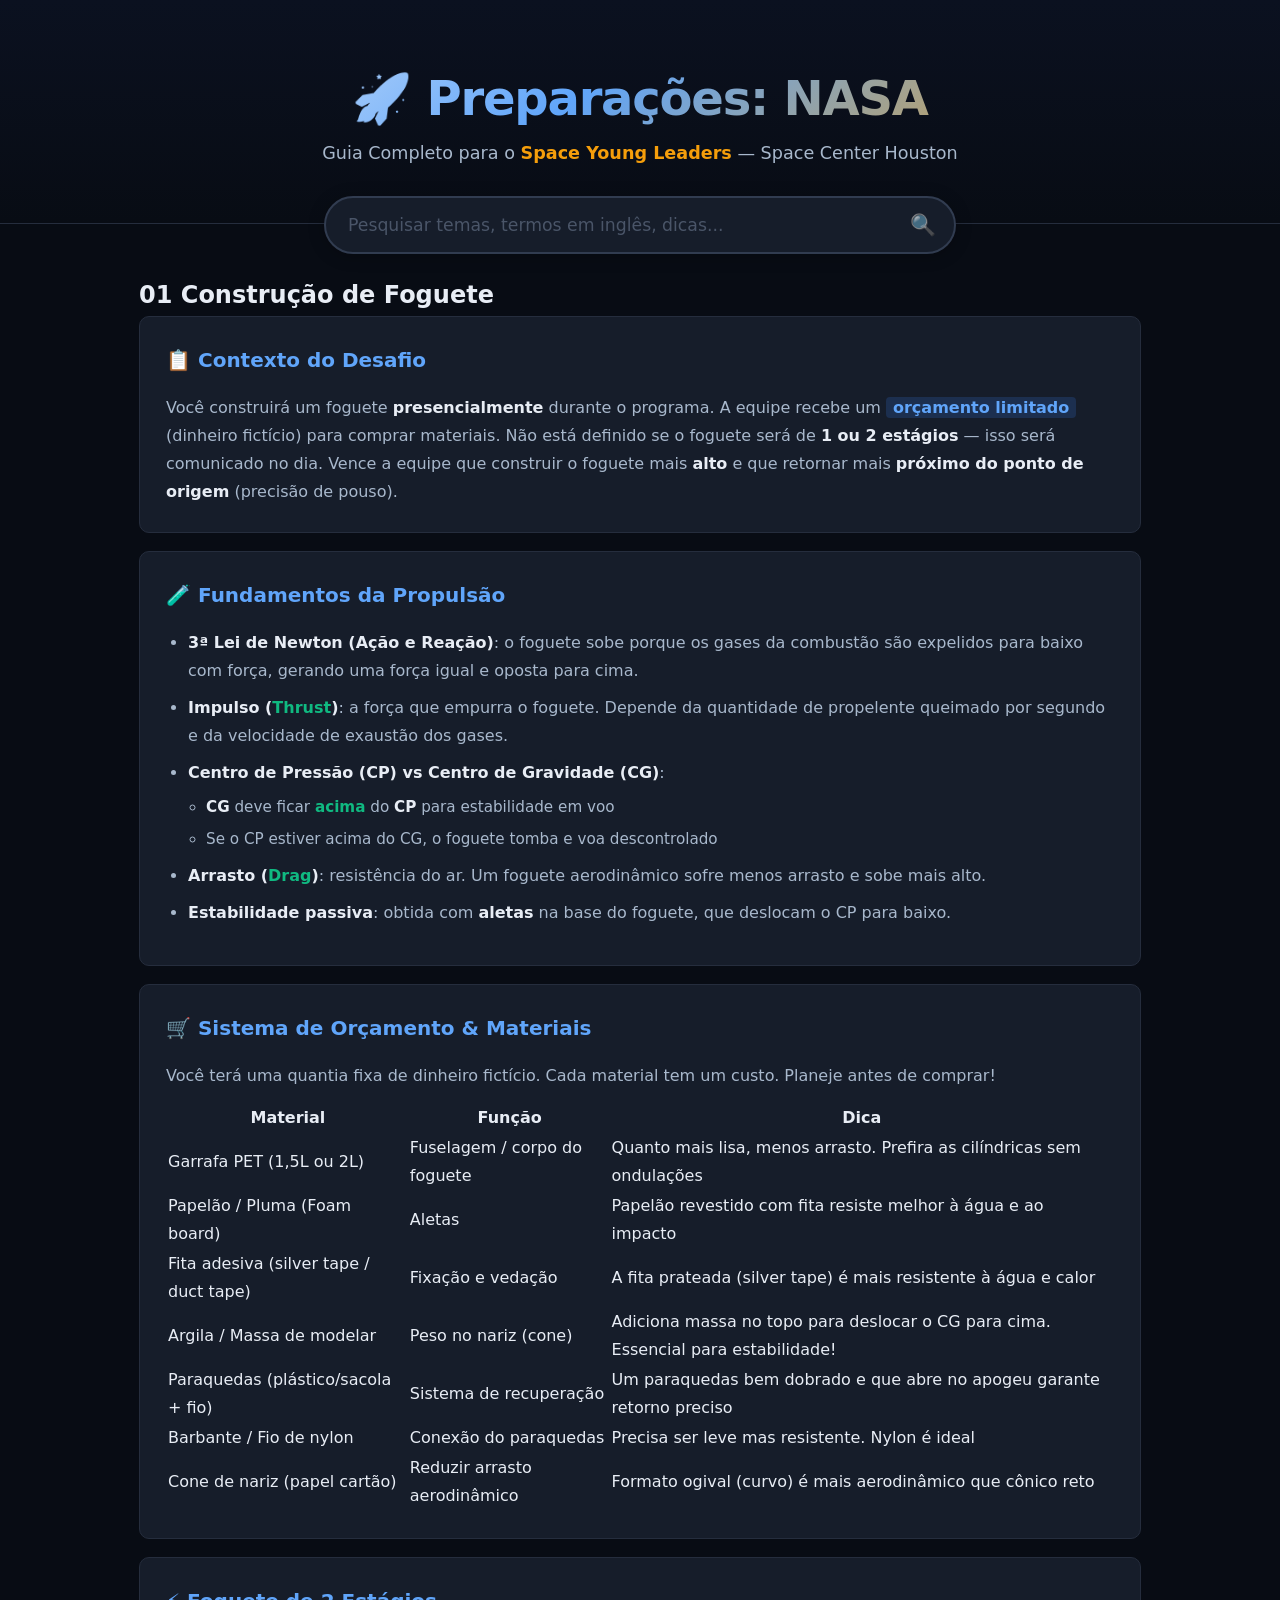
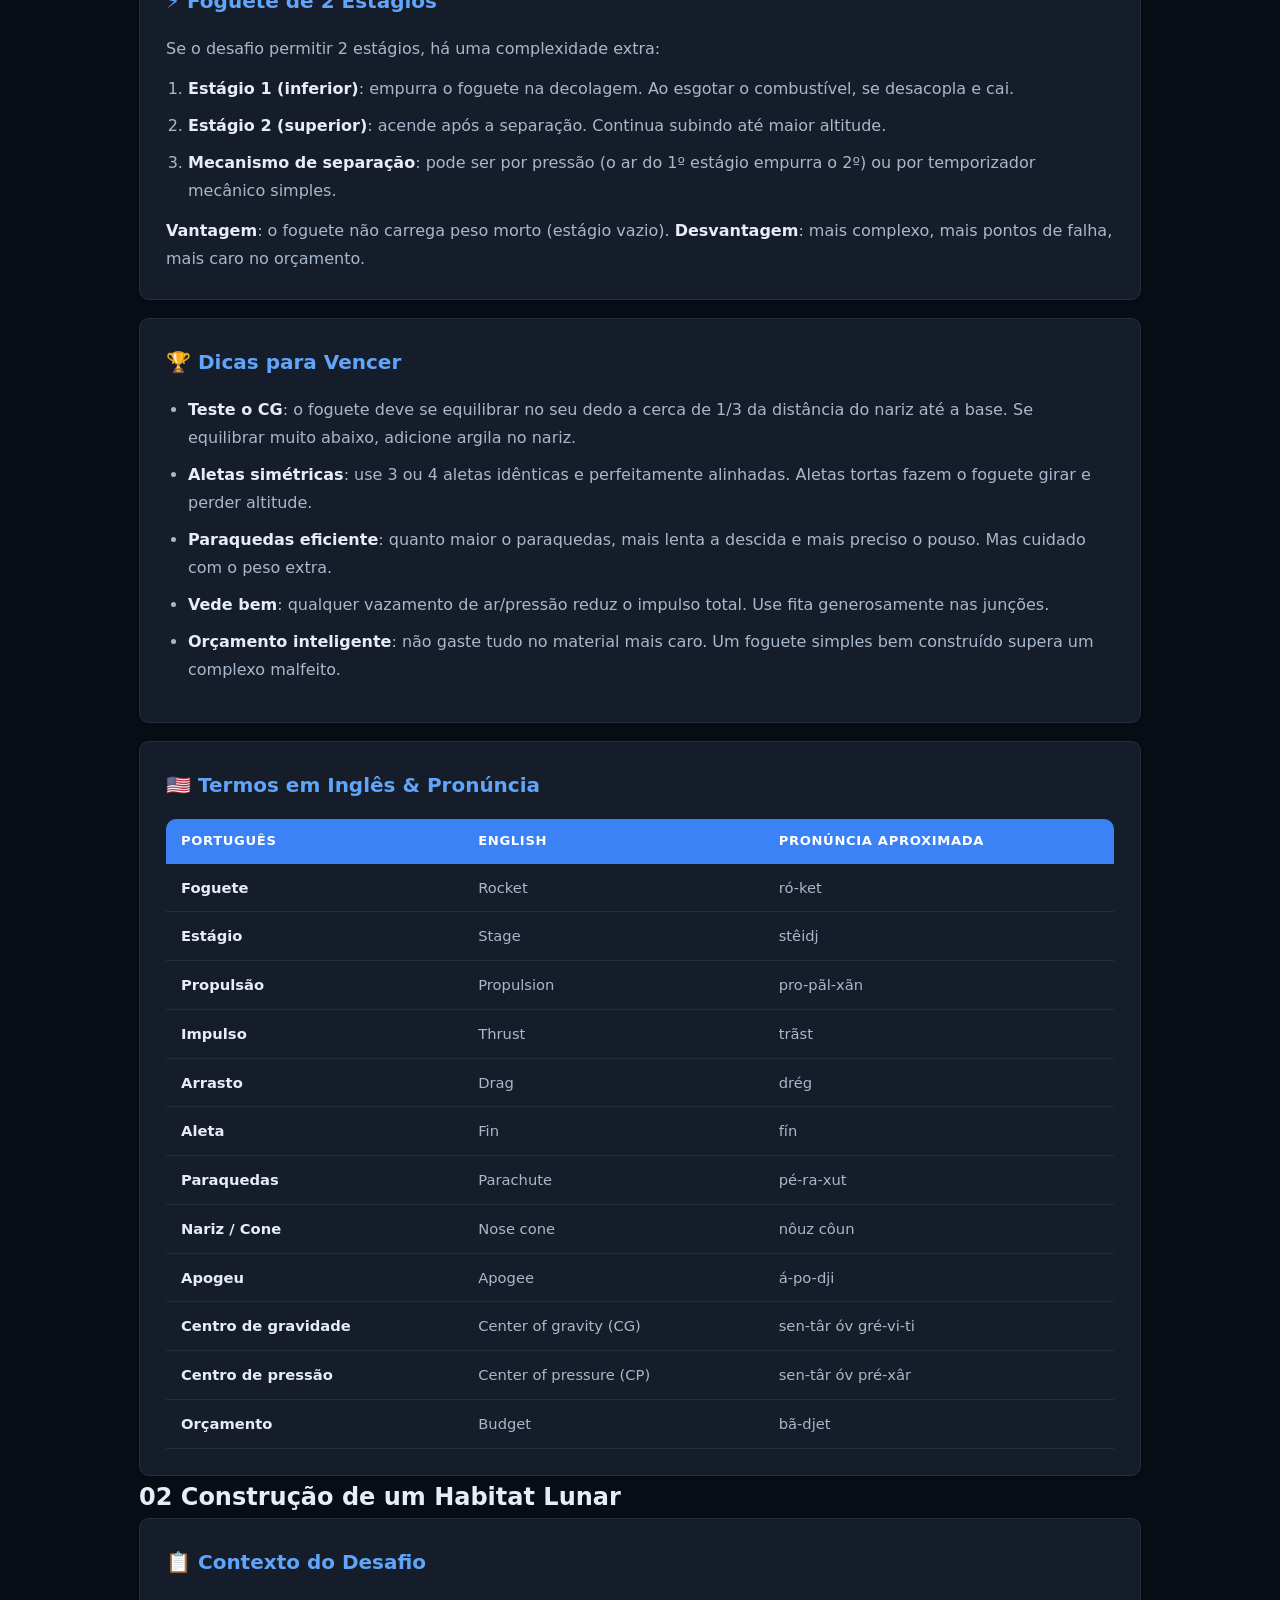
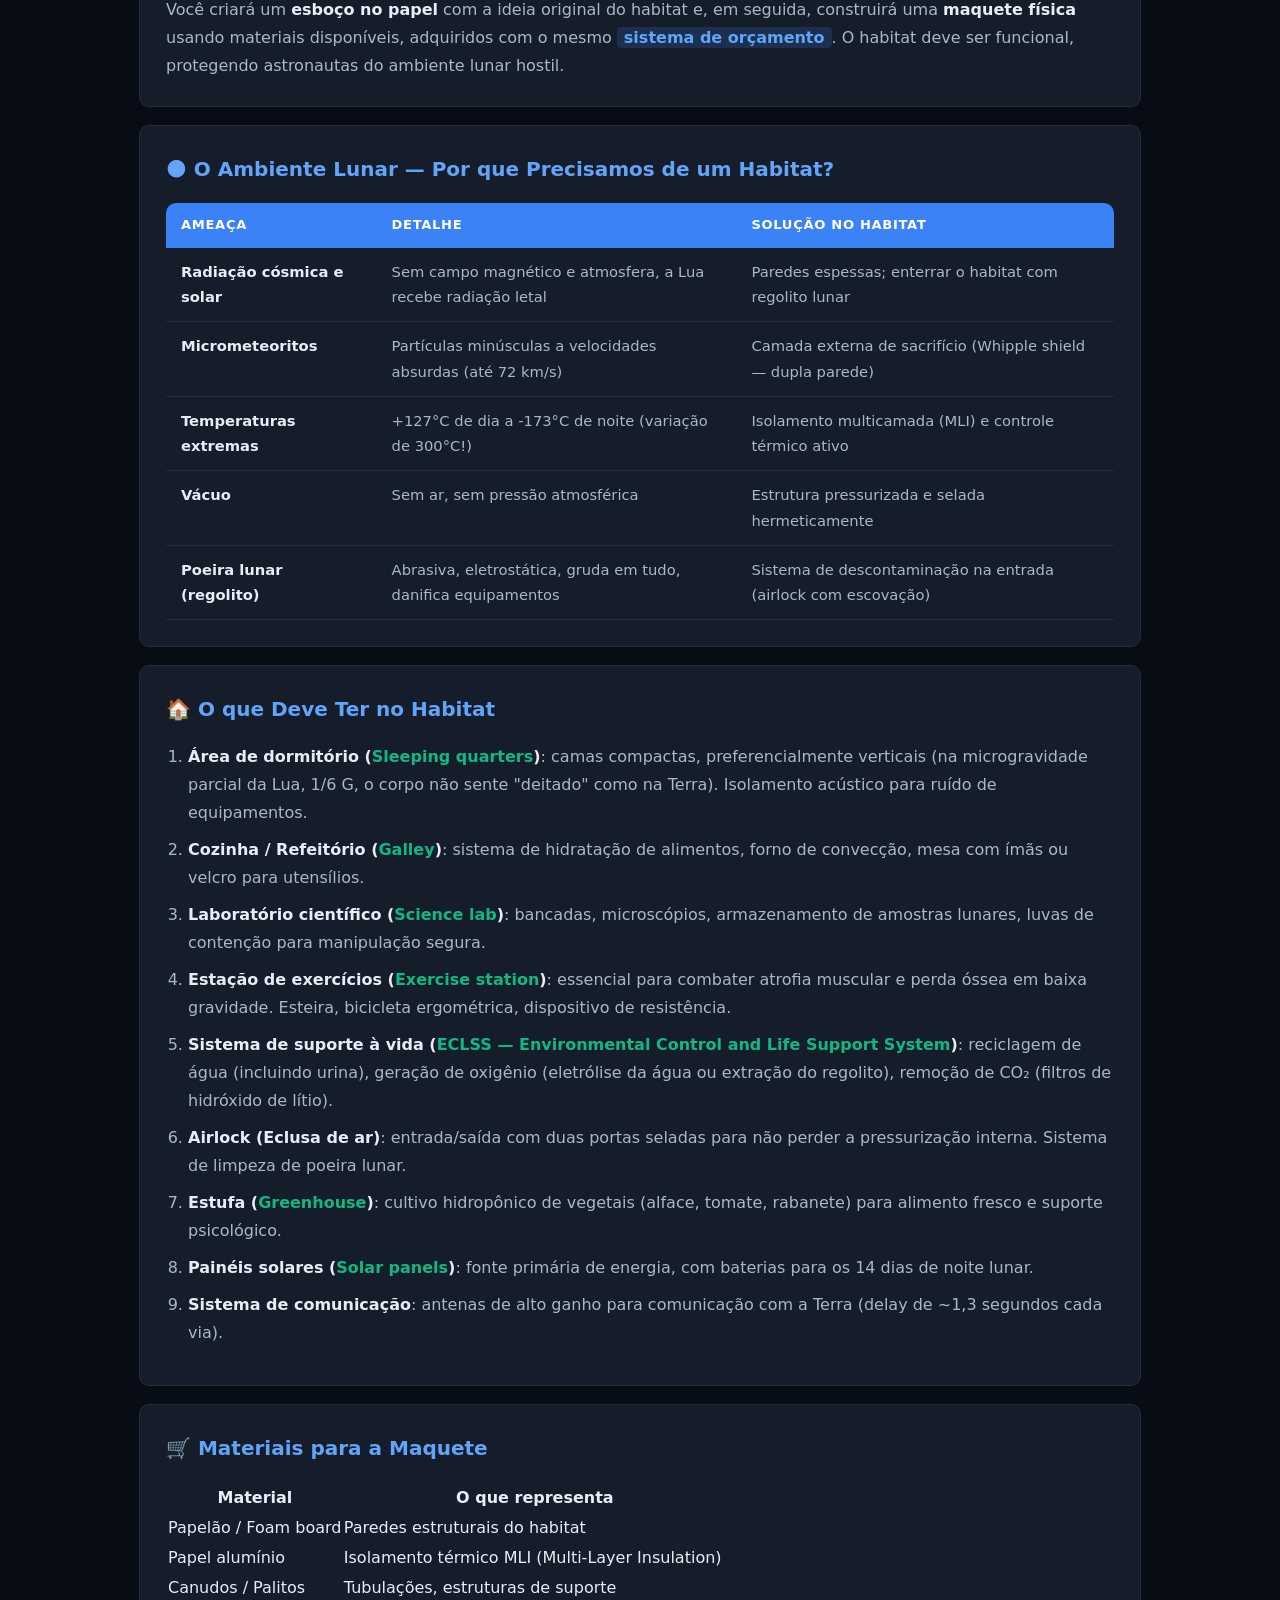
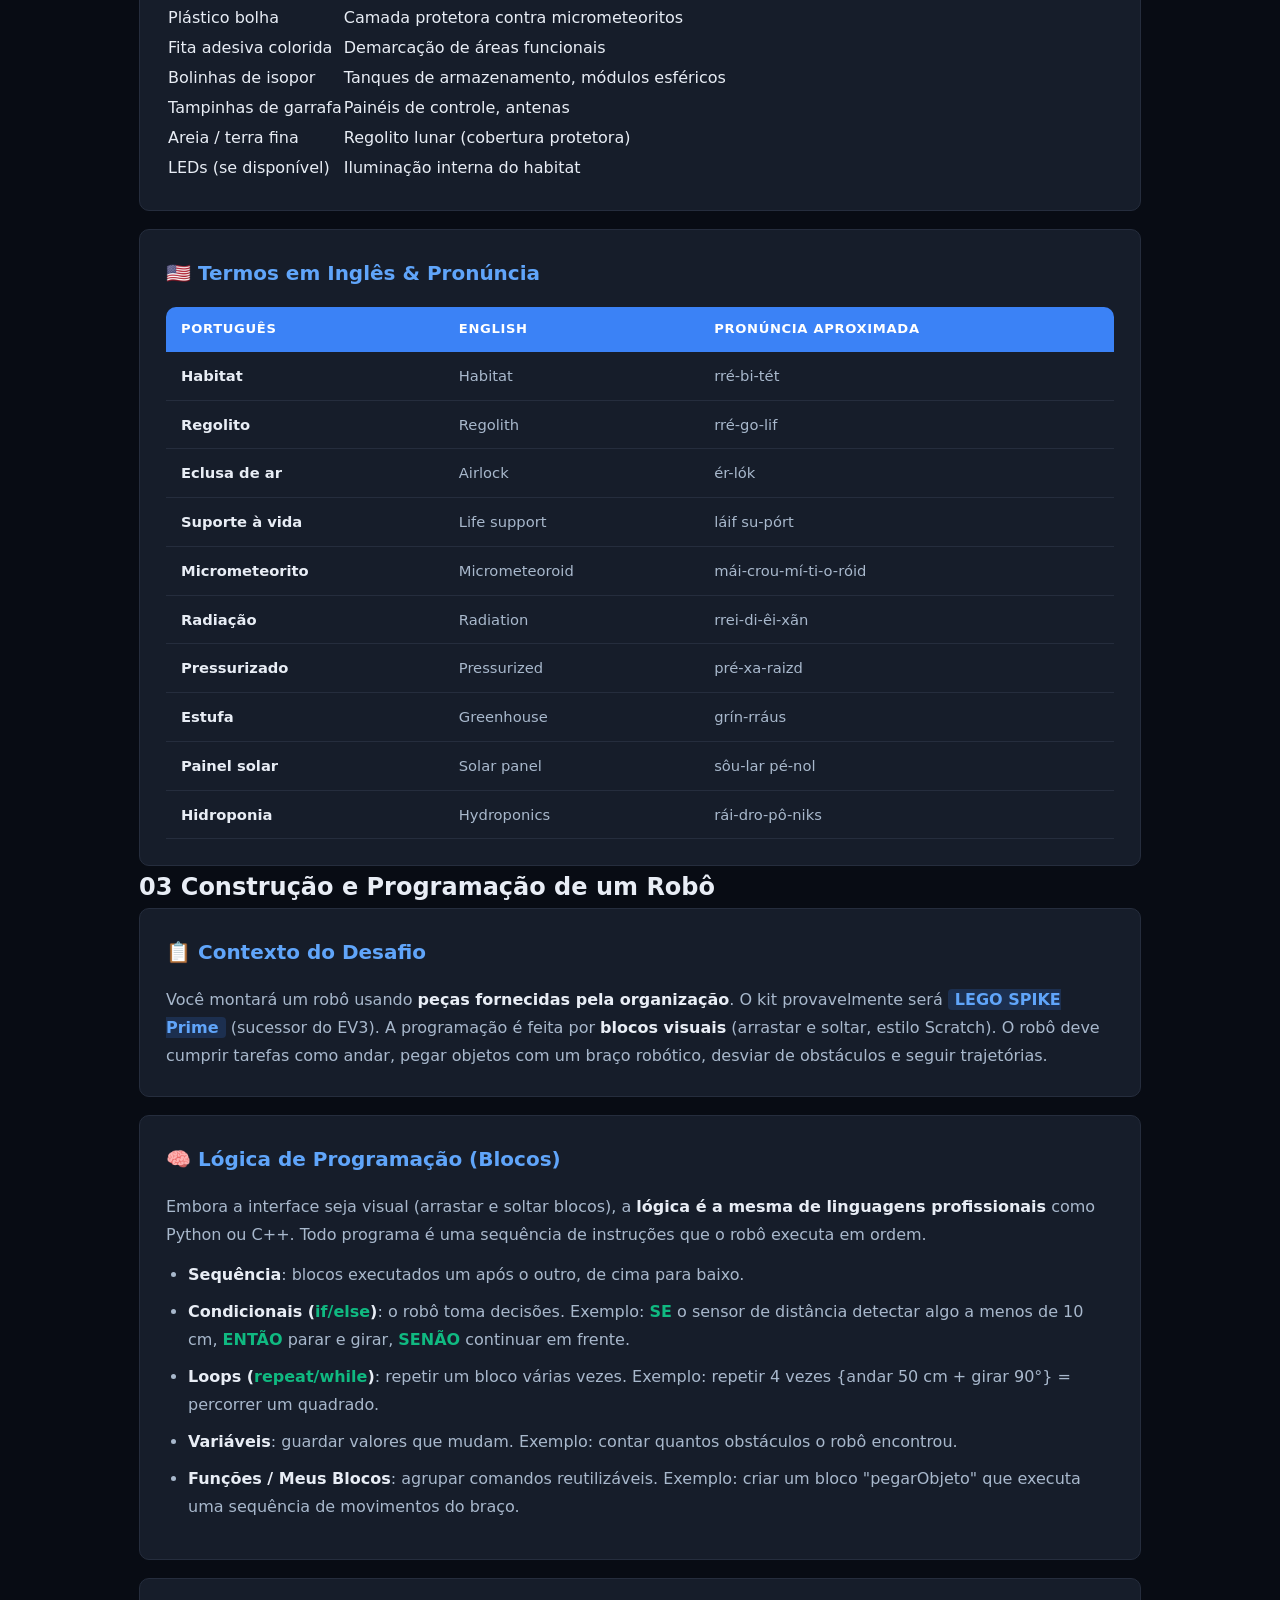
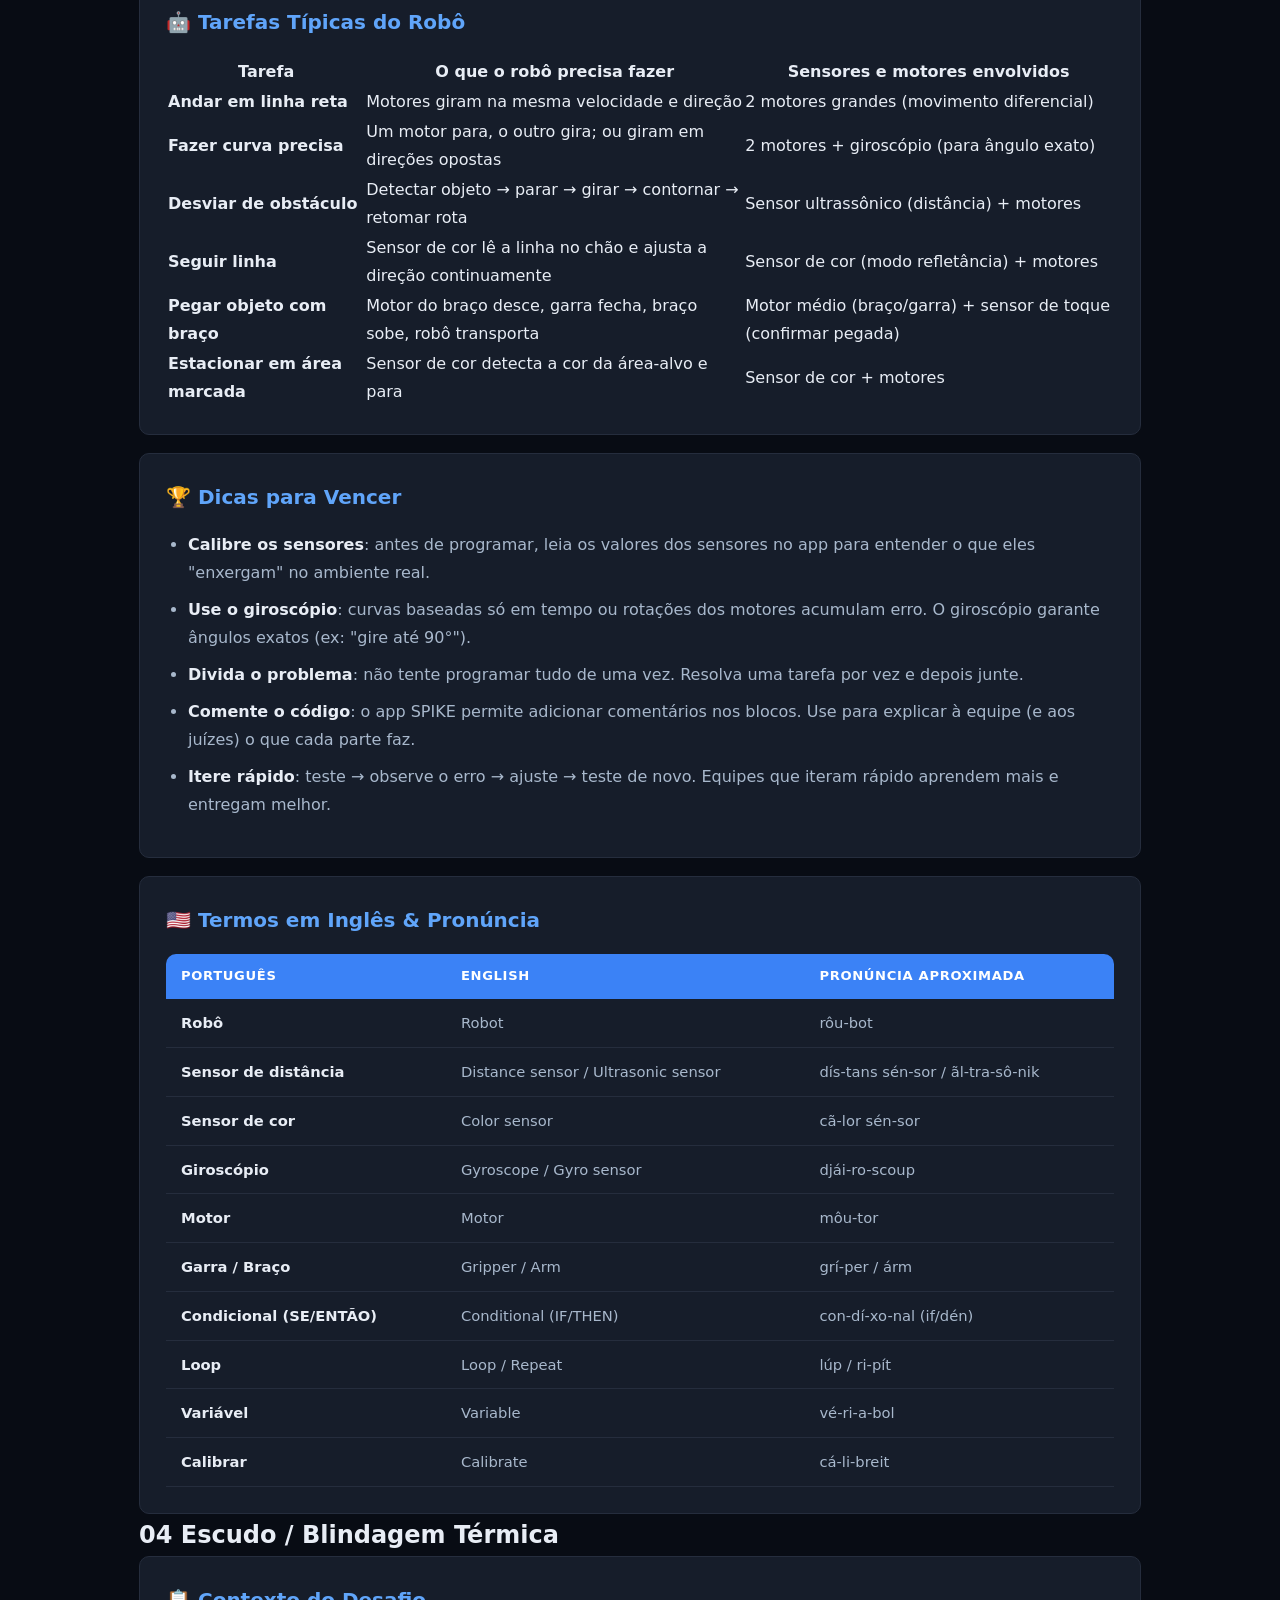
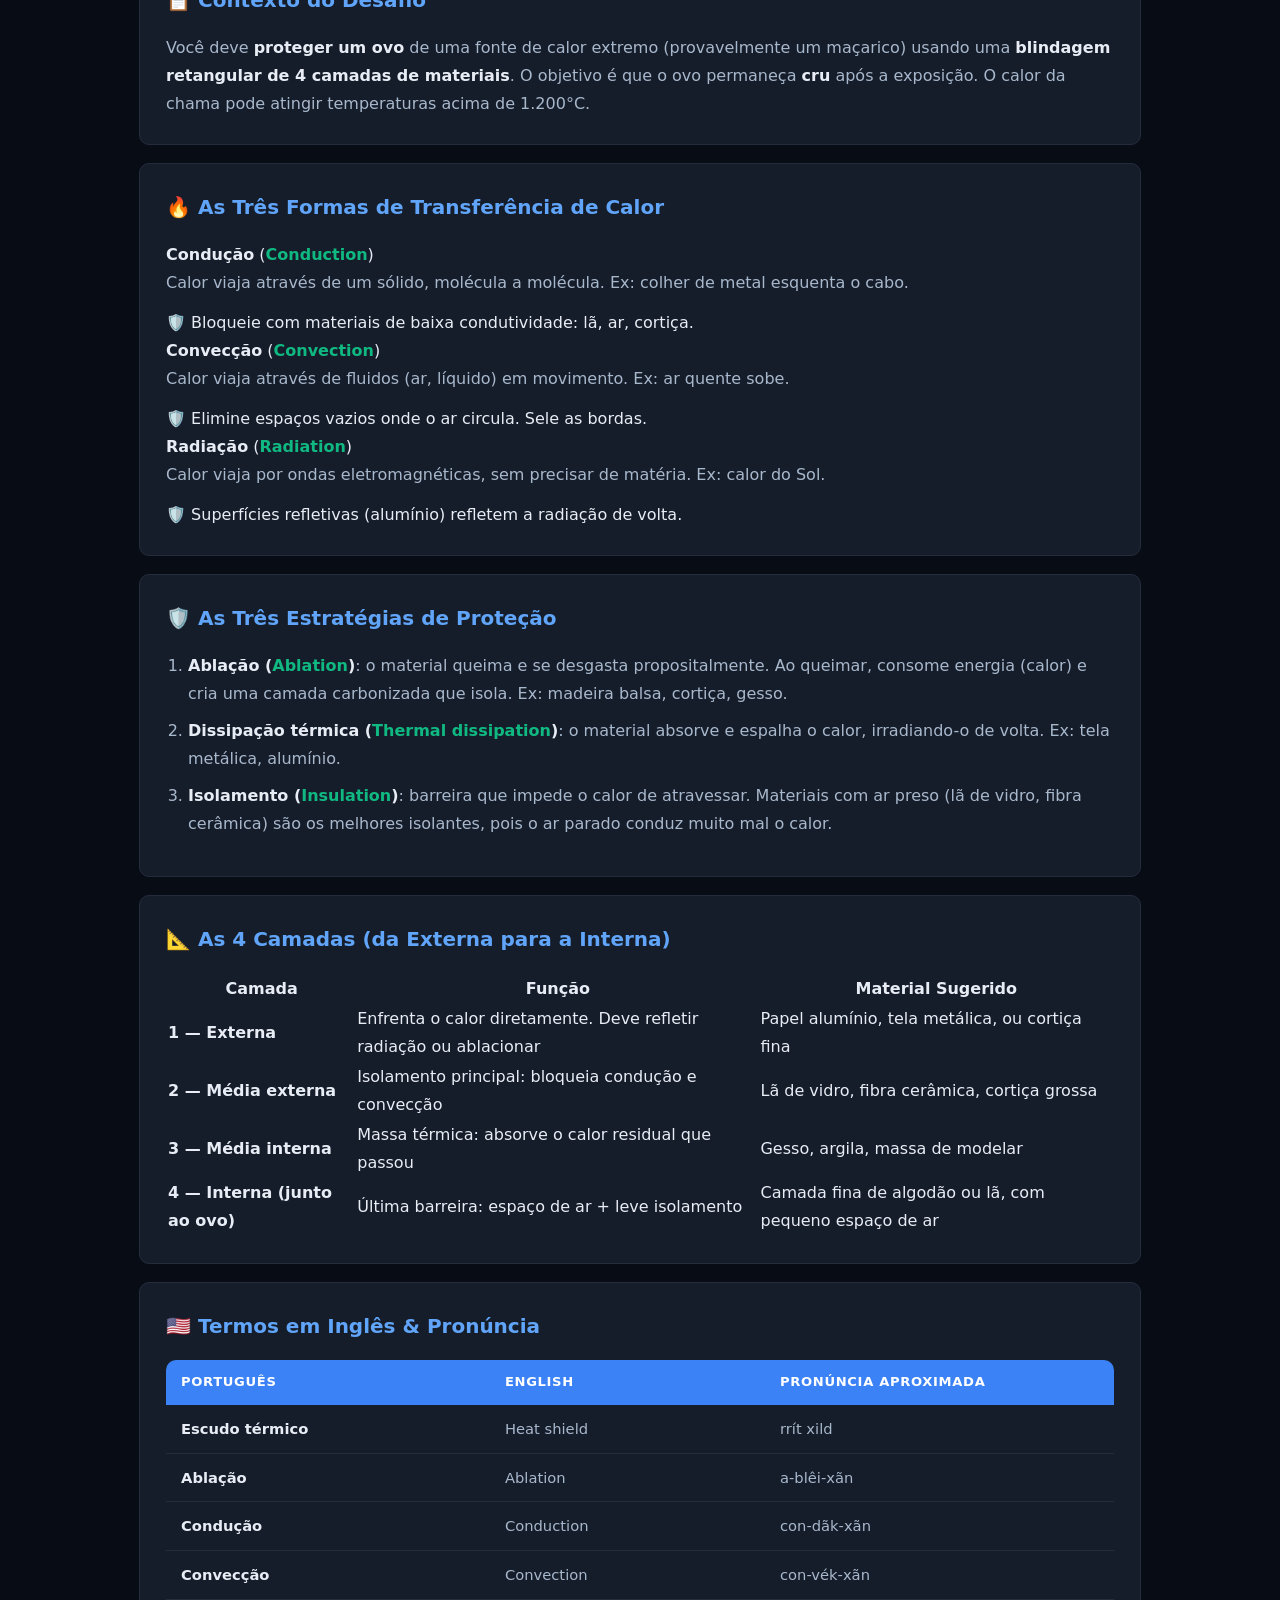
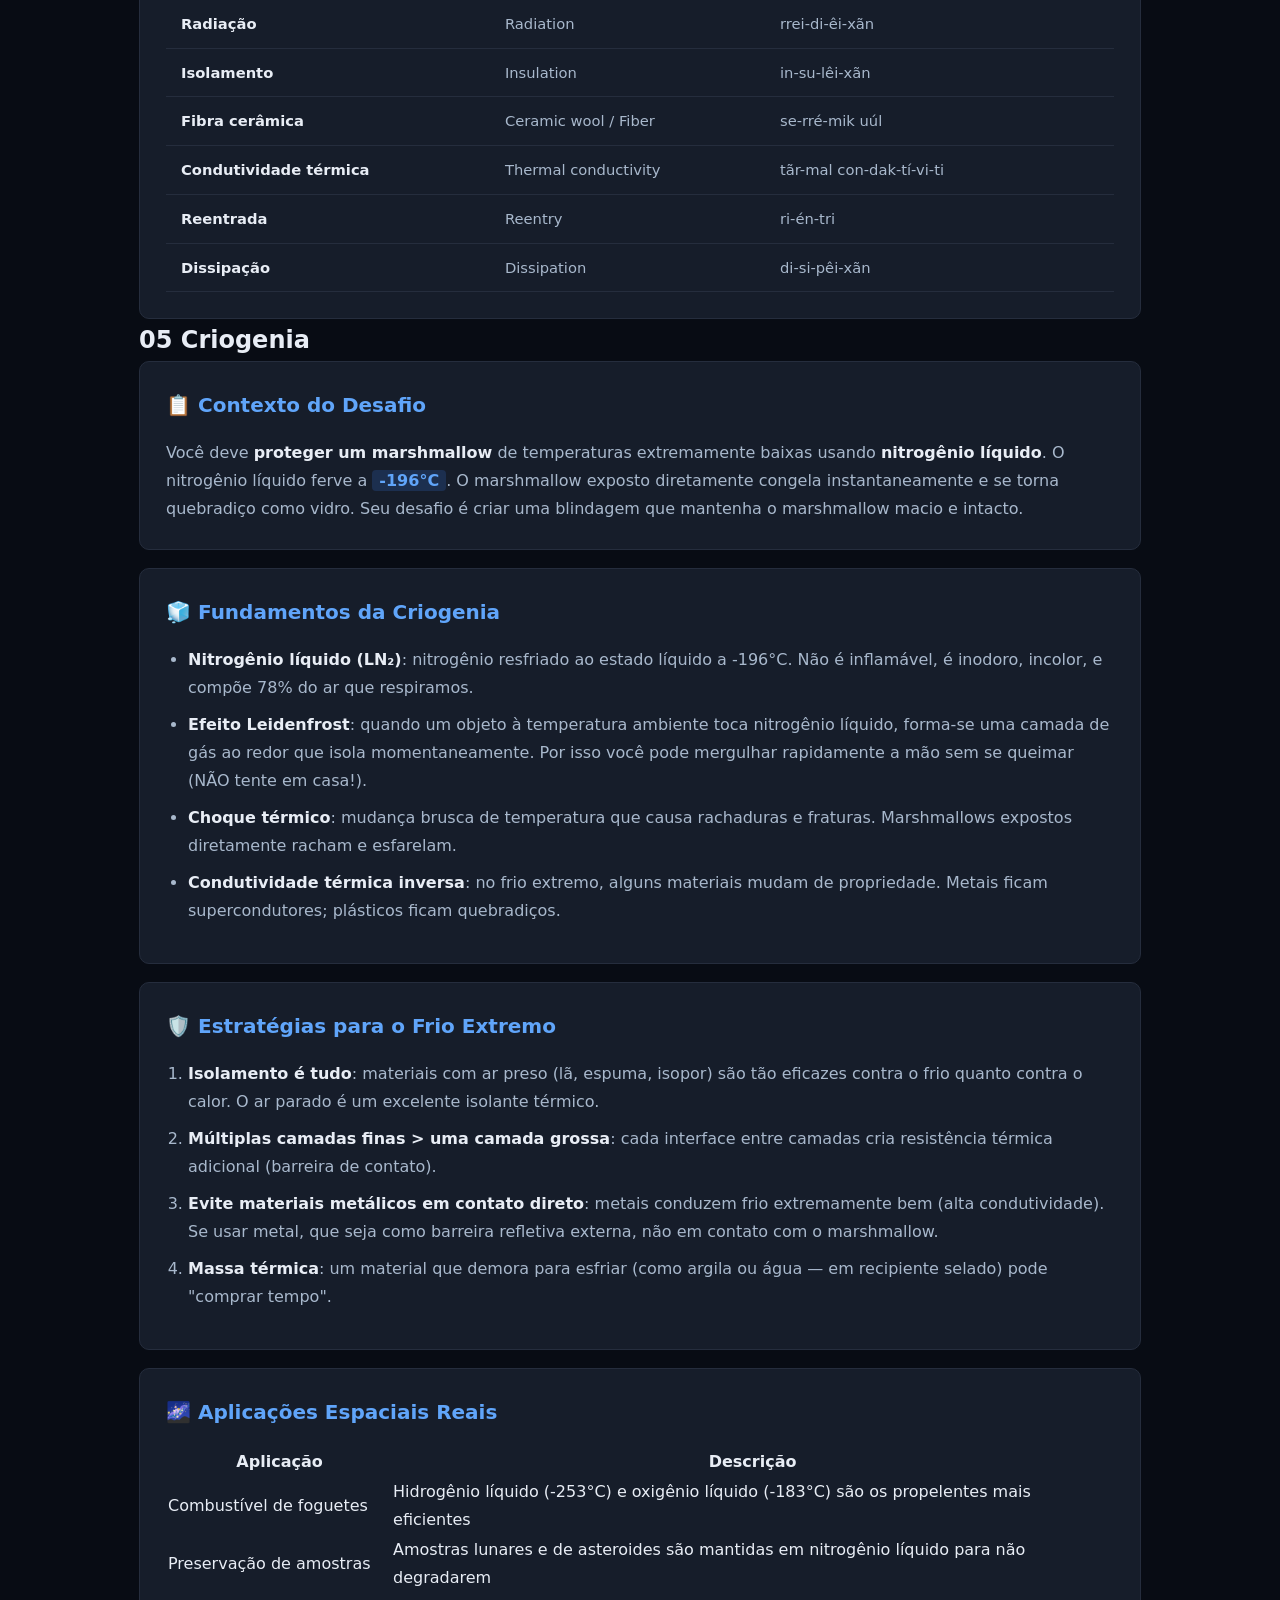
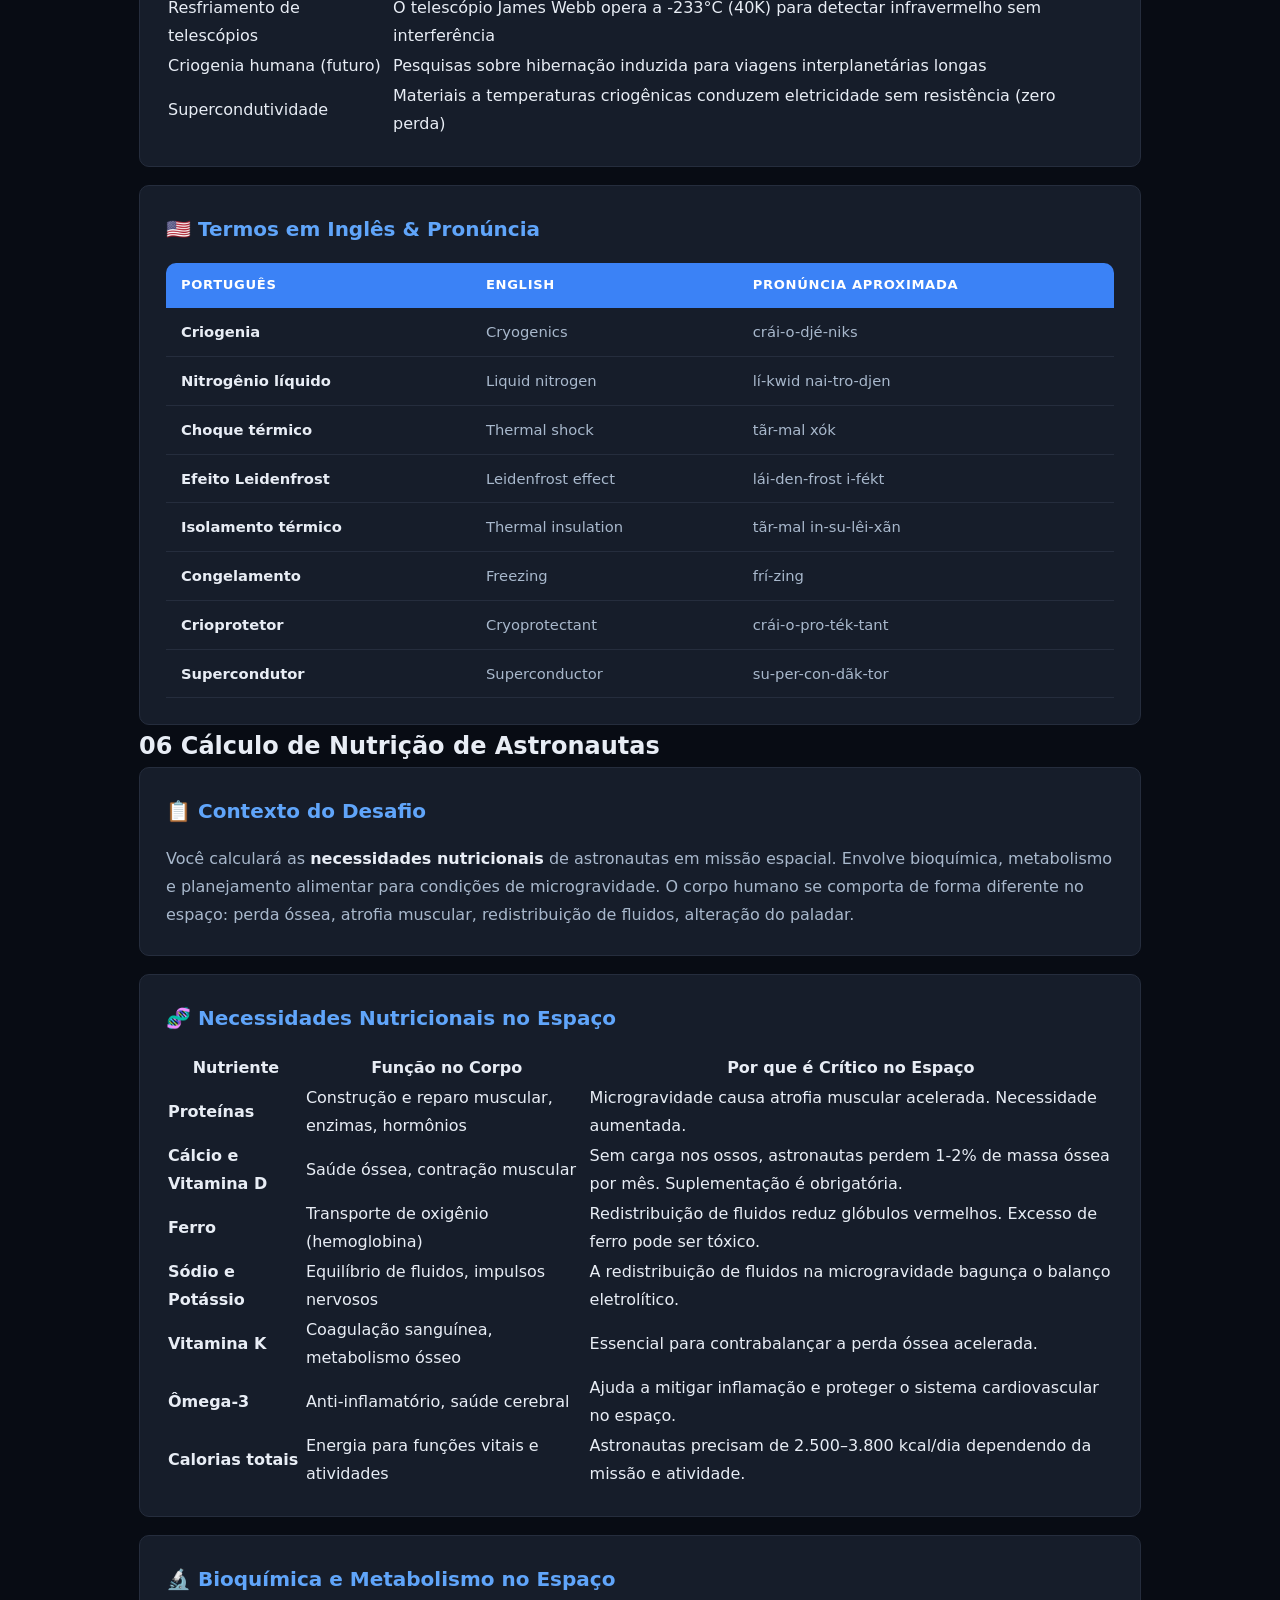
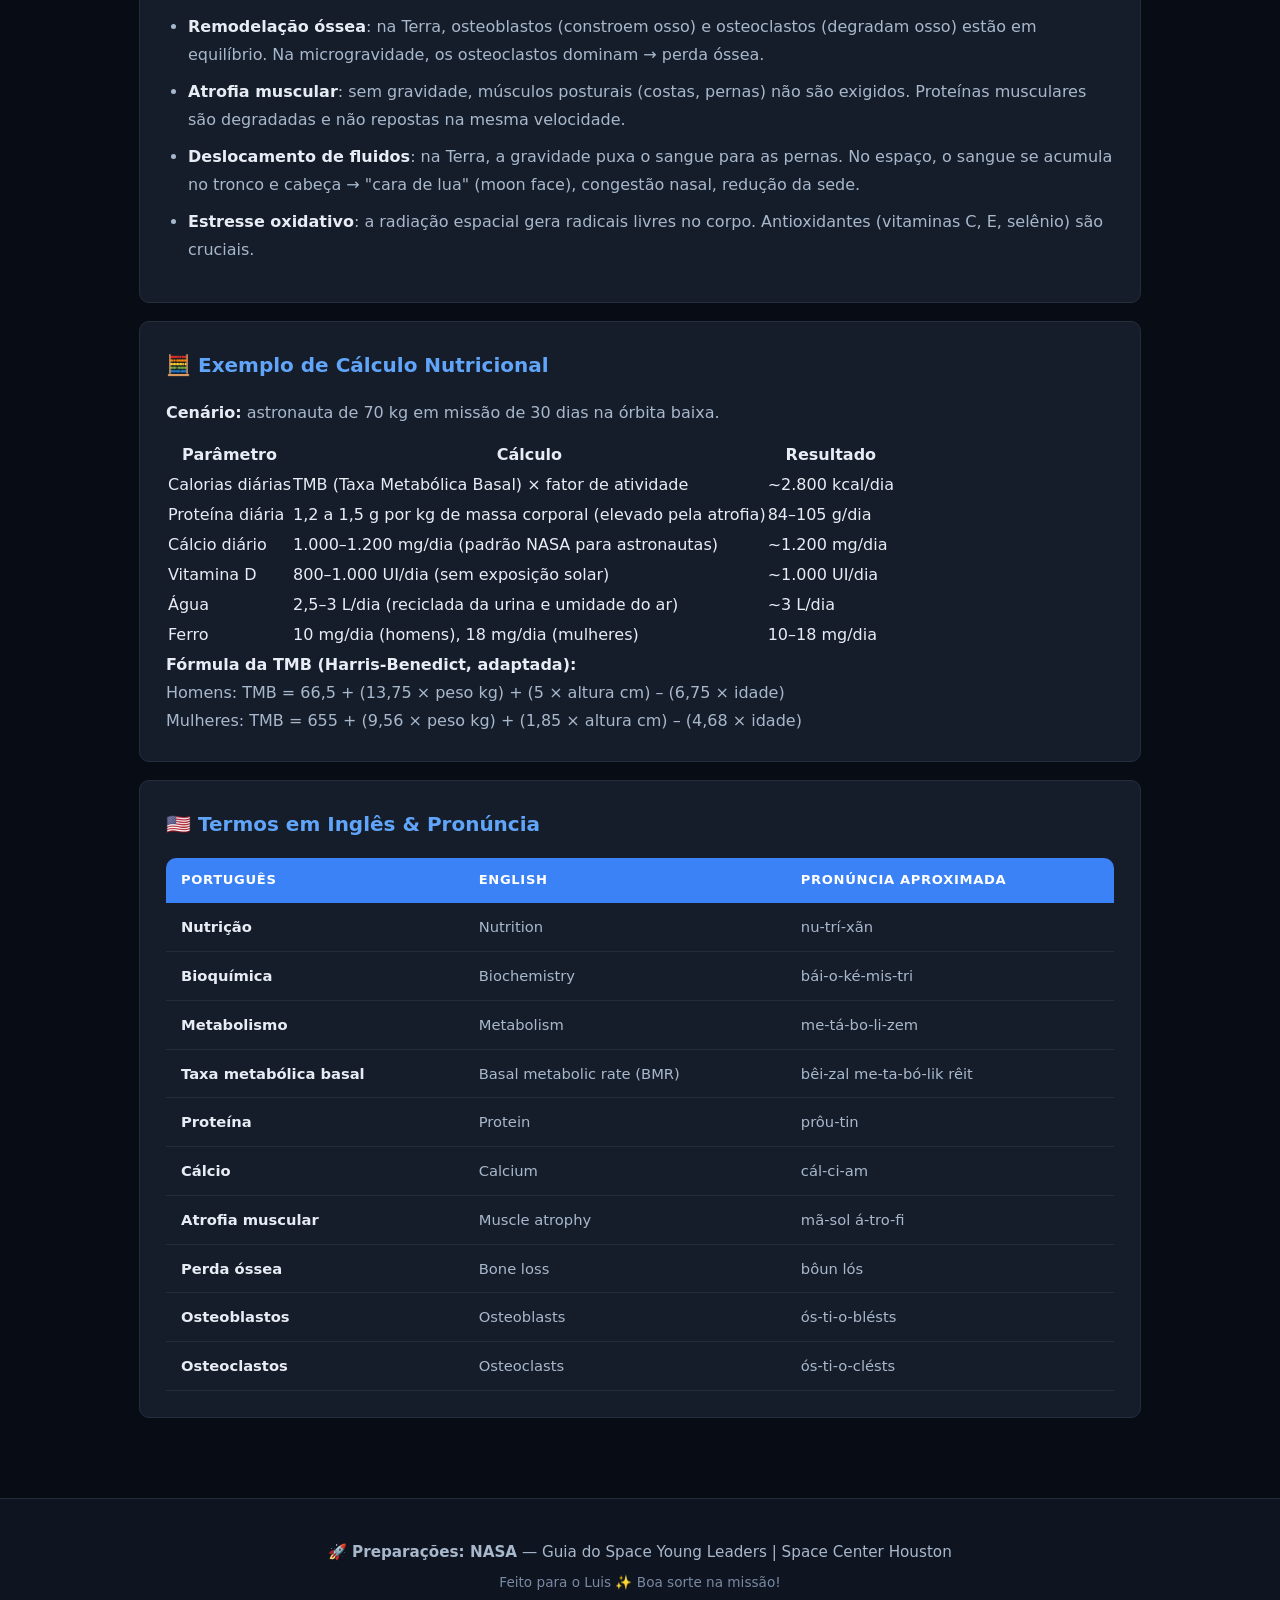
<file: nasa.html>
<!DOCTYPE html>
<html lang="pt-BR">
<head>
    <meta charset="UTF-8">
    <meta name="viewport" content="width=device-width, initial-scale=1.0">
    <title>Preparações: NASA — Space Young Leaders</title>
    <link rel="stylesheet" href="style.css">
</head>
<body>

    <!-- ═══════════════ HEADER ═══════════════ -->
    <header class="header">
        <div class="header-glow"></div>
        <h1>🚀 Preparações: NASA</h1>
        <p class="subtitle">Guia Completo para o <strong>Space Young Leaders</strong> — Space Center Houston</p>
    </header>

    <!-- ═══════════════ SEARCH ═══════════════ -->
    <div class="search-wrapper">
        <div class="search-container">
            <input
                type="text"
                id="searchInput"
                class="search-input"
                placeholder="Pesquisar temas, termos em inglês, dicas..."
                autocomplete="off"
            >
            <span class="search-icon">🔍</span>
        </div>
        <div id="searchResults" class="search-results hidden"></div>
    </div>

    <!-- ═══════════════ MAIN CONTENT ═══════════════ -->
    <main class="main-content">

        <!-- ═══ TEMA 1: FOGUETE ═══ -->
        <section id="tema-foguete" class="theme-section">
            <h2>
                <span class="theme-number">01</span>
                Construção de Foguete
            </h2>

            <div class="section-grid">
                <!-- Contexto -->
                <div class="card">
                    <h3>📋 Contexto do Desafio</h3>
                    <p>
                        Você construirá um foguete <strong>presencialmente</strong> durante o programa. A equipe recebe um
                        <span class="highlight">orçamento limitado</span> (dinheiro fictício) para comprar materiais.
                        Não está definido se o foguete será de <strong>1 ou 2 estágios</strong> — isso será comunicado
                        no dia. Vence a equipe que construir o foguete mais <strong>alto</strong> e que retornar
                        mais <strong>próximo do ponto de origem</strong> (precisão de pouso).
                    </p>
                </div>

                <!-- Fundamentos -->
                <div class="card">
                    <h3>🧪 Fundamentos da Propulsão</h3>
                    <ul>
                        <li>
                            <strong>3ª Lei de Newton (Ação e Reação)</strong>: o foguete sobe porque os gases da
                            combustão são expelidos para baixo com força, gerando uma força igual e oposta para cima.
                        </li>
                        <li>
                            <strong>Impulso (<em>Thrust</em>)</strong>: a força que empurra o foguete. Depende da
                            quantidade de propelente queimado por segundo e da velocidade de exaustão dos gases.
                        </li>
                        <li>
                            <strong>Centro de Pressão (CP) vs Centro de Gravidade (CG)</strong>:
                            <ul>
                                <li><strong>CG</strong> deve ficar <em>acima</em> do <strong>CP</strong> para
                                estabilidade em voo</li>
                                <li>Se o CP estiver acima do CG, o foguete tomba e voa descontrolado</li>
                            </ul>
                        </li>
                        <li>
                            <strong>Arrasto (<em>Drag</em>)</strong>: resistência do ar. Um foguete aerodinâmico
                            sofre menos arrasto e sobe mais alto.
                        </li>
                        <li>
                            <strong>Estabilidade passiva</strong>: obtida com <strong>aletas</strong> na base
                            do foguete, que deslocam o CP para baixo.
                        </li>
                    </ul>
                </div>

                <!-- Materiais -->
                <div class="card">
                    <h3>🛒 Sistema de Orçamento &amp; Materiais</h3>
                    <p>Você terá uma quantia fixa de dinheiro fictício. Cada material tem um custo. Planeje antes de comprar!</p>
                    <table class="materials-table">
                        <thead>
                            <tr>
                                <th>Material</th>
                                <th>Função</th>
                                <th>Dica</th>
                            </tr>
                        </thead>
                        <tbody>
                            <tr>
                                <td>Garrafa PET (1,5L ou 2L)</td>
                                <td>Fuselagem / corpo do foguete</td>
                                <td>Quanto mais lisa, menos arrasto. Prefira as cilíndricas sem ondulações</td>
                            </tr>
                            <tr>
                                <td>Papelão / Pluma (Foam board)</td>
                                <td>Aletas</td>
                                <td>Papelão revestido com fita resiste melhor à água e ao impacto</td>
                            </tr>
                            <tr>
                                <td>Fita adesiva (silver tape / duct tape)</td>
                                <td>Fixação e vedação</td>
                                <td>A fita prateada (silver tape) é mais resistente à água e calor</td>
                            </tr>
                            <tr>
                                <td>Argila / Massa de modelar</td>
                                <td>Peso no nariz (cone)</td>
                                <td>Adiciona massa no topo para deslocar o CG para cima. Essencial para estabilidade!</td>
                            </tr>
                            <tr>
                                <td>Paraquedas (plástico/sacola + fio)</td>
                                <td>Sistema de recuperação</td>
                                <td>Um paraquedas bem dobrado e que abre no apogeu garante retorno preciso</td>
                            </tr>
                            <tr>
                                <td>Barbante / Fio de nylon</td>
                                <td>Conexão do paraquedas</td>
                                <td>Precisa ser leve mas resistente. Nylon é ideal</td>
                            </tr>
                            <tr>
                                <td>Cone de nariz (papel cartão)</td>
                                <td>Reduzir arrasto aerodinâmico</td>
                                <td>Formato ogival (curvo) é mais aerodinâmico que cônico reto</td>
                            </tr>
                        </tbody>
                    </table>
                </div>

                <!-- 2 Estágios -->
                <div class="card">
                    <h3>⚡ Foguete de 2 Estágios</h3>
                    <p>Se o desafio permitir 2 estágios, há uma complexidade extra:</p>
                    <ol>
                        <li>
                            <strong>Estágio 1 (inferior)</strong>: empurra o foguete na decolagem.
                            Ao esgotar o combustível, se desacopla e cai.
                        </li>
                        <li>
                            <strong>Estágio 2 (superior)</strong>: acende após a separação.
                            Continua subindo até maior altitude.
                        </li>
                        <li>
                            <strong>Mecanismo de separação</strong>: pode ser por pressão (o ar do 1º estágio
                            empurra o 2º) ou por temporizador mecânico simples.
                        </li>
                    </ol>
                    <p>
                        <strong>Vantagem</strong>: o foguete não carrega peso morto (estágio vazio).
                        <strong>Desvantagem</strong>: mais complexo, mais pontos de falha, mais caro no orçamento.
                    </p>
                </div>

                <!-- Dicas -->
                <div class="card">
                    <h3>🏆 Dicas para Vencer</h3>
                    <ul>
                        <li><strong>Teste o CG</strong>: o foguete deve se equilibrar no seu dedo a cerca de
                        1/3 da distância do nariz até a base. Se equilibrar muito abaixo, adicione argila no nariz.</li>
                        <li><strong>Aletas simétricas</strong>: use 3 ou 4 aletas idênticas e perfeitamente alinhadas.
                        Aletas tortas fazem o foguete girar e perder altitude.</li>
                        <li><strong>Paraquedas eficiente</strong>: quanto maior o paraquedas, mais lenta a descida
                        e mais preciso o pouso. Mas cuidado com o peso extra.</li>
                        <li><strong>Vede bem</strong>: qualquer vazamento de ar/pressão reduz o impulso total.
                        Use fita generosamente nas junções.</li>
                        <li><strong>Orçamento inteligente</strong>: não gaste tudo no material mais caro.
                        Um foguete simples bem construído supera um complexo malfeito.</li>
                    </ul>
                </div>

                <!-- Inglês -->
                <div class="card english-card">
                    <h3>🇺🇸 Termos em Inglês &amp; Pronúncia</h3>
                    <table class="english-table">
                        <thead>
                            <tr><th>Português</th><th>English</th><th>Pronúncia Aproximada</th></tr>
                        </thead>
                        <tbody>
                            <tr><td>Foguete</td><td>Rocket</td><td>ró-ket</td></tr>
                            <tr><td>Estágio</td><td>Stage</td><td>stêidj</td></tr>
                            <tr><td>Propulsão</td><td>Propulsion</td><td>pro-pãl-xãn</td></tr>
                            <tr><td>Impulso</td><td>Thrust</td><td>trãst</td></tr>
                            <tr><td>Arrasto</td><td>Drag</td><td>drég</td></tr>
                            <tr><td>Aleta</td><td>Fin</td><td>fín</td></tr>
                            <tr><td>Paraquedas</td><td>Parachute</td><td>pé-ra-xut</td></tr>
                            <tr><td>Nariz / Cone</td><td>Nose cone</td><td>nôuz côun</td></tr>
                            <tr><td>Apogeu</td><td>Apogee</td><td>á-po-dji</td></tr>
                            <tr><td>Centro de gravidade</td><td>Center of gravity (CG)</td><td>sen-târ óv gré-vi-ti</td></tr>
                            <tr><td>Centro de pressão</td><td>Center of pressure (CP)</td><td>sen-târ óv pré-xâr</td></tr>
                            <tr><td>Orçamento</td><td>Budget</td><td>bã-djet</td></tr>
                        </tbody>
                    </table>
                </div>
            </div>
        </section>

        <!-- ═══ TEMA 2: HABITAT LUNAR ═══ -->
        <section id="tema-habitat" class="theme-section">
            <h2>
                <span class="theme-number">02</span>
                Construção de um Habitat Lunar
            </h2>

            <div class="section-grid">
                <!-- Contexto -->
                <div class="card">
                    <h3>📋 Contexto do Desafio</h3>
                    <p>
                        Você criará um <strong>esboço no papel</strong> com a ideia original do habitat e,
                        em seguida, construirá uma <strong>maquete física</strong> usando materiais
                        disponíveis, adquiridos com o mesmo <span class="highlight">sistema de orçamento</span>.
                        O habitat deve ser funcional, protegendo astronautas do ambiente lunar hostil.
                    </p>
                </div>

                <!-- Ambiente lunar -->
                <div class="card">
                    <h3>🌑 O Ambiente Lunar — Por que Precisamos de um Habitat?</h3>
                    <table class="info-table">
                        <thead>
                            <tr><th>Ameaça</th><th>Detalhe</th><th>Solução no Habitat</th></tr>
                        </thead>
                        <tbody>
                            <tr>
                                <td><strong>Radiação cósmica e solar</strong></td>
                                <td>Sem campo magnético e atmosfera, a Lua recebe radiação letal</td>
                                <td>Paredes espessas; enterrar o habitat com regolito lunar</td>
                            </tr>
                            <tr>
                                <td><strong>Micrometeoritos</strong></td>
                                <td>Partículas minúsculas a velocidades absurdas (até 72 km/s)</td>
                                <td>Camada externa de sacrifício (Whipple shield — dupla parede)</td>
                            </tr>
                            <tr>
                                <td><strong>Temperaturas extremas</strong></td>
                                <td>+127°C de dia a -173°C de noite (variação de 300°C!)</td>
                                <td>Isolamento multicamada (MLI) e controle térmico ativo</td>
                            </tr>
                            <tr>
                                <td><strong>Vácuo</strong></td>
                                <td>Sem ar, sem pressão atmosférica</td>
                                <td>Estrutura pressurizada e selada hermeticamente</td>
                            </tr>
                            <tr>
                                <td><strong>Poeira lunar (regolito)</strong></td>
                                <td>Abrasiva, eletrostática, gruda em tudo, danifica equipamentos</td>
                                <td>Sistema de descontaminação na entrada (airlock com escovação)</td>
                            </tr>
                        </tbody>
                    </table>
                </div>

                <!-- O que deve ter -->
                <div class="card">
                    <h3>🏠 O que Deve Ter no Habitat</h3>
                    <ol>
                        <li>
                            <strong>Área de dormitório (<em>Sleeping quarters</em>)</strong>: camas compactas,
                            preferencialmente verticais (na microgravidade parcial da Lua, 1/6 G, o corpo
                            não sente "deitado" como na Terra). Isolamento acústico para ruído de equipamentos.
                        </li>
                        <li>
                            <strong>Cozinha / Refeitório (<em>Galley</em>)</strong>: sistema de hidratação
                            de alimentos, forno de convecção, mesa com ímãs ou velcro para utensílios.
                        </li>
                        <li>
                            <strong>Laboratório científico (<em>Science lab</em>)</strong>: bancadas, microscópios,
                            armazenamento de amostras lunares, luvas de contenção para manipulação segura.
                        </li>
                        <li>
                            <strong>Estação de exercícios (<em>Exercise station</em>)</strong>: essencial para
                            combater atrofia muscular e perda óssea em baixa gravidade. Esteira, bicicleta
                            ergométrica, dispositivo de resistência.
                        </li>
                        <li>
                            <strong>Sistema de suporte à vida (<em>ECLSS — Environmental Control and Life Support System</em>)</strong>:
                            reciclagem de água (incluindo urina), geração de oxigênio (eletrólise da água ou
                            extração do regolito), remoção de CO₂ (filtros de hidróxido de lítio).
                        </li>
                        <li>
                            <strong>Airlock (Eclusa de ar)</strong>: entrada/saída com duas portas seladas
                            para não perder a pressurização interna. Sistema de limpeza de poeira lunar.
                        </li>
                        <li>
                            <strong>Estufa (<em>Greenhouse</em>)</strong>: cultivo hidropônico de vegetais
                            (alface, tomate, rabanete) para alimento fresco e suporte psicológico.
                        </li>
                        <li>
                            <strong>Painéis solares (<em>Solar panels</em>)</strong>: fonte primária de energia,
                            com baterias para os 14 dias de noite lunar.
                        </li>
                        <li>
                            <strong>Sistema de comunicação</strong>: antenas de alto ganho para comunicação
                            com a Terra (delay de ~1,3 segundos cada via).
                        </li>
                    </ol>
                </div>

                <!-- Materiais -->
                <div class="card">
                    <h3>🛒 Materiais para a Maquete</h3>
                    <table class="materials-table">
                        <thead>
                            <tr><th>Material</th><th>O que representa</th></tr>
                        </thead>
                        <tbody>
                            <tr><td>Papelão / Foam board</td><td>Paredes estruturais do habitat</td></tr>
                            <tr><td>Papel alumínio</td><td>Isolamento térmico MLI (Multi-Layer Insulation)</td></tr>
                            <tr><td>Canudos / Palitos</td><td>Tubulações, estruturas de suporte</td></tr>
                            <tr><td>Plástico bolha</td><td>Camada protetora contra micrometeoritos</td></tr>
                            <tr><td>Fita adesiva colorida</td><td>Demarcação de áreas funcionais</td></tr>
                            <tr><td>Bolinhas de isopor</td><td>Tanques de armazenamento, módulos esféricos</td></tr>
                            <tr><td>Tampinhas de garrafa</td><td>Painéis de controle, antenas</td></tr>
                            <tr><td>Areia / terra fina</td><td>Regolito lunar (cobertura protetora)</td></tr>
                            <tr><td>LEDs (se disponível)</td><td>Iluminação interna do habitat</td></tr>
                        </tbody>
                    </table>
                </div>

                <!-- Inglês -->
                <div class="card english-card">
                    <h3>🇺🇸 Termos em Inglês &amp; Pronúncia</h3>
                    <table class="english-table">
                        <thead>
                            <tr><th>Português</th><th>English</th><th>Pronúncia Aproximada</th></tr>
                        </thead>
                        <tbody>
                            <tr><td>Habitat</td><td>Habitat</td><td>rré-bi-tét</td></tr>
                            <tr><td>Regolito</td><td>Regolith</td><td>rré-go-lif</td></tr>
                            <tr><td>Eclusa de ar</td><td>Airlock</td><td>ér-lók</td></tr>
                            <tr><td>Suporte à vida</td><td>Life support</td><td>láif su-pórt</td></tr>
                            <tr><td>Micrometeorito</td><td>Micrometeoroid</td><td>mái-crou-mí-ti-o-róid</td></tr>
                            <tr><td>Radiação</td><td>Radiation</td><td>rrei-di-êi-xãn</td></tr>
                            <tr><td>Pressurizado</td><td>Pressurized</td><td>pré-xa-raizd</td></tr>
                            <tr><td>Estufa</td><td>Greenhouse</td><td>grín-rráus</td></tr>
                            <tr><td>Painel solar</td><td>Solar panel</td><td>sôu-lar pé-nol</td></tr>
                            <tr><td>Hidroponia</td><td>Hydroponics</td><td>rái-dro-pô-niks</td></tr>
                        </tbody>
                    </table>
                </div>
            </div>
        </section>

        <!-- ═══ TEMA 3: ROBÔ ═══ -->
        <section id="tema-robo" class="theme-section">
            <h2>
                <span class="theme-number">03</span>
                Construção e Programação de um Robô
            </h2>

            <div class="section-grid">
                <!-- Contexto -->
                <div class="card">
                    <h3>📋 Contexto do Desafio</h3>
                    <p>
                        Você montará um robô usando <strong>peças fornecidas pela organização</strong>.
                        O kit provavelmente será <span class="highlight">LEGO SPIKE Prime</span>
                        (sucessor do EV3). A programação é feita por <strong>blocos visuais</strong>
                        (arrastar e soltar, estilo Scratch). O robô deve cumprir tarefas como
                        andar, pegar objetos com um braço robótico, desviar de obstáculos e
                        seguir trajetórias.
                    </p>
                </div>

                <!-- Fundamentos -->
                <div class="card">
                    <h3>🧠 Lógica de Programação (Blocos)</h3>
                    <p>
                        Embora a interface seja visual (arrastar e soltar blocos), a
                        <strong>lógica é a mesma de linguagens profissionais</strong> como Python ou C++.
                        Todo programa é uma sequência de instruções que o robô executa em ordem.
                    </p>
                    <ul>
                        <li>
                            <strong>Sequência</strong>: blocos executados um após o outro, de cima para baixo.
                        </li>
                        <li>
                            <strong>Condicionais (<em>if/else</em>)</strong>: o robô toma decisões.
                            Exemplo: <em>SE</em> o sensor de distância detectar algo a menos de 10 cm,
                            <em>ENTÃO</em> parar e girar, <em>SENÃO</em> continuar em frente.
                        </li>
                        <li>
                            <strong>Loops (<em>repeat/while</em>)</strong>: repetir um bloco várias vezes.
                            Exemplo: repetir 4 vezes {andar 50 cm + girar 90°} = percorrer um quadrado.
                        </li>
                        <li>
                            <strong>Variáveis</strong>: guardar valores que mudam.
                            Exemplo: contar quantos obstáculos o robô encontrou.
                        </li>
                        <li>
                            <strong>Funções / Meus Blocos</strong>: agrupar comandos reutilizáveis.
                            Exemplo: criar um bloco "pegarObjeto" que executa uma sequência de movimentos do braço.
                        </li>
                    </ul>
                </div>

                <!-- Tarefas típicas -->
                <div class="card">
                    <h3>🤖 Tarefas Típicas do Robô</h3>
                    <table class="materials-table">
                        <thead>
                            <tr><th>Tarefa</th><th>O que o robô precisa fazer</th><th>Sensores e motores envolvidos</th></tr>
                        </thead>
                        <tbody>
                            <tr>
                                <td><strong>Andar em linha reta</strong></td>
                                <td>Motores giram na mesma velocidade e direção</td>
                                <td>2 motores grandes (movimento diferencial)</td>
                            </tr>
                            <tr>
                                <td><strong>Fazer curva precisa</strong></td>
                                <td>Um motor para, o outro gira; ou giram em direções opostas</td>
                                <td>2 motores + giroscópio (para ângulo exato)</td>
                            </tr>
                            <tr>
                                <td><strong>Desviar de obstáculo</strong></td>
                                <td>Detectar objeto → parar → girar → contornar → retomar rota</td>
                                <td>Sensor ultrassônico (distância) + motores</td>
                            </tr>
                            <tr>
                                <td><strong>Seguir linha</strong></td>
                                <td>Sensor de cor lê a linha no chão e ajusta a direção continuamente</td>
                                <td>Sensor de cor (modo refletância) + motores</td>
                            </tr>
                            <tr>
                                <td><strong>Pegar objeto com braço</strong></td>
                                <td>Motor do braço desce, garra fecha, braço sobe, robô transporta</td>
                                <td>Motor médio (braço/garra) + sensor de toque (confirmar pegada)</td>
                            </tr>
                            <tr>
                                <td><strong>Estacionar em área marcada</strong></td>
                                <td>Sensor de cor detecta a cor da área-alvo e para</td>
                                <td>Sensor de cor + motores</td>
                            </tr>
                        </tbody>
                    </table>
                </div>

                <!-- Dicas -->
                <div class="card">
                    <h3>🏆 Dicas para Vencer</h3>
                    <ul>
                        <li><strong>Calibre os sensores</strong>: antes de programar, leia os valores dos sensores
                        no app para entender o que eles "enxergam" no ambiente real.</li>
                        <li><strong>Use o giroscópio</strong>: curvas baseadas só em tempo ou rotações dos
                        motores acumulam erro. O giroscópio garante ângulos exatos (ex: "gire até 90°").</li>
                        <li><strong>Divida o problema</strong>: não tente programar tudo de uma vez. Resolva
                        uma tarefa por vez e depois junte.</li>
                        <li><strong>Comente o código</strong>: o app SPIKE permite adicionar comentários
                        nos blocos. Use para explicar à equipe (e aos juízes) o que cada parte faz.</li>
                        <li><strong>Itere rápido</strong>: teste → observe o erro → ajuste → teste de novo.
                        Equipes que iteram rápido aprendem mais e entregam melhor.</li>
                    </ul>
                </div>

                <!-- Inglês -->
                <div class="card english-card">
                    <h3>🇺🇸 Termos em Inglês &amp; Pronúncia</h3>
                    <table class="english-table">
                        <thead>
                            <tr><th>Português</th><th>English</th><th>Pronúncia Aproximada</th></tr>
                        </thead>
                        <tbody>
                            <tr><td>Robô</td><td>Robot</td><td>rôu-bot</td></tr>
                            <tr><td>Sensor de distância</td><td>Distance sensor / Ultrasonic sensor</td><td>dís-tans sén-sor / ãl-tra-sô-nik</td></tr>
                            <tr><td>Sensor de cor</td><td>Color sensor</td><td>cã-lor sén-sor</td></tr>
                            <tr><td>Giroscópio</td><td>Gyroscope / Gyro sensor</td><td>djái-ro-scoup</td></tr>
                            <tr><td>Motor</td><td>Motor</td><td>môu-tor</td></tr>
                            <tr><td>Garra / Braço</td><td>Gripper / Arm</td><td>grí-per / árm</td></tr>
                            <tr><td>Condicional (SE/ENTÃO)</td><td>Conditional (IF/THEN)</td><td>con-dí-xo-nal (if/dén)</td></tr>
                            <tr><td>Loop</td><td>Loop / Repeat</td><td>lúp / ri-pít</td></tr>
                            <tr><td>Variável</td><td>Variable</td><td>vé-ri-a-bol</td></tr>
                            <tr><td>Calibrar</td><td>Calibrate</td><td>cá-li-breit</td></tr>
                        </tbody>
                    </table>
                </div>
            </div>
        </section>

        <!-- ═══ TEMA 4: ESCUDO TÉRMICO ═══ -->
        <section id="tema-escudo" class="theme-section">
            <h2>
                <span class="theme-number">04</span>
                Escudo / Blindagem Térmica
            </h2>

            <div class="section-grid">
                <!-- Contexto -->
                <div class="card">
                    <h3>📋 Contexto do Desafio</h3>
                    <p>
                        Você deve <strong>proteger um ovo</strong> de uma fonte de calor extremo
                        (provavelmente um maçarico) usando uma <strong>blindagem retangular de
                        4 camadas de materiais</strong>. O objetivo é que o ovo permaneça
                        <strong>cru</strong> após a exposição. O calor da chama pode atingir
                        temperaturas acima de 1.200°C.
                    </p>
                </div>

                <!-- Como funciona -->
                <div class="card">
                    <h3>🔥 As Três Formas de Transferência de Calor</h3>
                    <div class="heat-transfer-grid">
                        <div class="heat-item">
                            <strong>Condução</strong> (<em>Conduction</em>)
                            <p>Calor viaja através de um sólido, molécula a molécula. Ex: colher de metal esquenta o cabo.</p>
                            <span class="solution">🛡️ Bloqueie com materiais de baixa condutividade: lã, ar, cortiça.</span>
                        </div>
                        <div class="heat-item">
                            <strong>Convecção</strong> (<em>Convection</em>)
                            <p>Calor viaja através de fluidos (ar, líquido) em movimento. Ex: ar quente sobe.</p>
                            <span class="solution">🛡️ Elimine espaços vazios onde o ar circula. Sele as bordas.</span>
                        </div>
                        <div class="heat-item">
                            <strong>Radiação</strong> (<em>Radiation</em>)
                            <p>Calor viaja por ondas eletromagnéticas, sem precisar de matéria. Ex: calor do Sol.</p>
                            <span class="solution">🛡️ Superfícies refletivas (alumínio) refletem a radiação de volta.</span>
                        </div>
                    </div>
                </div>

                <!-- Estratégias -->
                <div class="card">
                    <h3>🛡️ As Três Estratégias de Proteção</h3>
                    <ol>
                        <li>
                            <strong>Ablação (<em>Ablation</em>)</strong>: o material queima e se desgasta
                            propositalmente. Ao queimar, consome energia (calor) e cria uma camada
                            carbonizada que isola. Ex: madeira balsa, cortiça, gesso.
                        </li>
                        <li>
                            <strong>Dissipação térmica (<em>Thermal dissipation</em>)</strong>: o material
                            absorve e espalha o calor, irradiando-o de volta. Ex: tela metálica, alumínio.
                        </li>
                        <li>
                            <strong>Isolamento (<em>Insulation</em>)</strong>: barreira que impede o calor
                            de atravessar. Materiais com ar preso (lã de vidro, fibra cerâmica) são os
                            melhores isolantes, pois o ar parado conduz muito mal o calor.
                        </li>
                    </ol>
                </div>

                <!-- As 4 camadas -->
                <div class="card">
                    <h3>📐 As 4 Camadas (da Externa para a Interna)</h3>
                    <table class="materials-table">
                        <thead>
                            <tr><th>Camada</th><th>Função</th><th>Material Sugerido</th></tr>
                        </thead>
                        <tbody>
                            <tr>
                                <td><strong>1 — Externa</strong></td>
                                <td>Enfrenta o calor diretamente. Deve refletir radiação ou ablacionar</td>
                                <td>Papel alumínio, tela metálica, ou cortiça fina</td>
                            </tr>
                            <tr>
                                <td><strong>2 — Média externa</strong></td>
                                <td>Isolamento principal: bloqueia condução e convecção</td>
                                <td>Lã de vidro, fibra cerâmica, cortiça grossa</td>
                            </tr>
                            <tr>
                                <td><strong>3 — Média interna</strong></td>
                                <td>Massa térmica: absorve o calor residual que passou</td>
                                <td>Gesso, argila, massa de modelar</td>
                            </tr>
                            <tr>
                                <td><strong>4 — Interna (junto ao ovo)</strong></td>
                                <td>Última barreira: espaço de ar + leve isolamento</td>
                                <td>Camada fina de algodão ou lã, com pequeno espaço de ar</td>
                            </tr>
                        </tbody>
                    </table>
                </div>

                <!-- Inglês -->
                <div class="card english-card">
                    <h3>🇺🇸 Termos em Inglês &amp; Pronúncia</h3>
                    <table class="english-table">
                        <thead>
                            <tr><th>Português</th><th>English</th><th>Pronúncia Aproximada</th></tr>
                        </thead>
                        <tbody>
                            <tr><td>Escudo térmico</td><td>Heat shield</td><td>rrít xild</td></tr>
                            <tr><td>Ablação</td><td>Ablation</td><td>a-blêi-xãn</td></tr>
                            <tr><td>Condução</td><td>Conduction</td><td>con-dãk-xãn</td></tr>
                            <tr><td>Convecção</td><td>Convection</td><td>con-vék-xãn</td></tr>
                            <tr><td>Radiação</td><td>Radiation</td><td>rrei-di-êi-xãn</td></tr>
                            <tr><td>Isolamento</td><td>Insulation</td><td>in-su-lêi-xãn</td></tr>
                            <tr><td>Fibra cerâmica</td><td>Ceramic wool / Fiber</td><td>se-rré-mik uúl</td></tr>
                            <tr><td>Condutividade térmica</td><td>Thermal conductivity</td><td>tãr-mal con-dak-tí-vi-ti</td></tr>
                            <tr><td>Reentrada</td><td>Reentry</td><td>ri-én-tri</td></tr>
                            <tr><td>Dissipação</td><td>Dissipation</td><td>di-si-pêi-xãn</td></tr>
                        </tbody>
                    </table>
                </div>
            </div>
        </section>

        <!-- ═══ TEMA 5: CRIOGENIA ═══ -->
        <section id="tema-criogenia" class="theme-section">
            <h2>
                <span class="theme-number">05</span>
                Criogenia
            </h2>

            <div class="section-grid">
                <!-- Contexto -->
                <div class="card">
                    <h3>📋 Contexto do Desafio</h3>
                    <p>
                        Você deve <strong>proteger um marshmallow</strong> de temperaturas extremamente
                        baixas usando <strong>nitrogênio líquido</strong>. O nitrogênio líquido ferve a
                        <span class="highlight">-196°C</span>. O marshmallow exposto diretamente congela
                        instantaneamente e se torna quebradiço como vidro. Seu desafio é criar uma
                        blindagem que mantenha o marshmallow macio e intacto.
                    </p>
                </div>

                <!-- Fundamentos -->
                <div class="card">
                    <h3>🧊 Fundamentos da Criogenia</h3>
                    <ul>
                        <li>
                            <strong>Nitrogênio líquido (LN₂)</strong>: nitrogênio resfriado ao estado líquido
                            a -196°C. Não é inflamável, é inodoro, incolor, e compõe 78% do ar que respiramos.
                        </li>
                        <li>
                            <strong>Efeito Leidenfrost</strong>: quando um objeto à temperatura ambiente
                            toca nitrogênio líquido, forma-se uma camada de gás ao redor que isola
                            momentaneamente. Por isso você pode mergulhar rapidamente a mão sem se queimar
                            (NÃO tente em casa!).
                        </li>
                        <li>
                            <strong>Choque térmico</strong>: mudança brusca de temperatura que causa
                            rachaduras e fraturas. Marshmallows expostos diretamente racham e esfarelam.
                        </li>
                        <li>
                            <strong>Condutividade térmica inversa</strong>: no frio extremo, alguns
                            materiais mudam de propriedade. Metais ficam supercondutores; plásticos
                            ficam quebradiços.
                        </li>
                    </ul>
                </div>

                <!-- Estratégias -->
                <div class="card">
                    <h3>🛡️ Estratégias para o Frio Extremo</h3>
                    <ol>
                        <li>
                            <strong>Isolamento é tudo</strong>: materiais com ar preso (lã, espuma,
                            isopor) são tão eficazes contra o frio quanto contra o calor. O ar parado
                            é um excelente isolante térmico.
                        </li>
                        <li>
                            <strong>Múltiplas camadas finas &gt; uma camada grossa</strong>: cada
                            interface entre camadas cria resistência térmica adicional (barreira de
                            contato).
                        </li>
                        <li>
                            <strong>Evite materiais metálicos em contato direto</strong>: metais
                            conduzem frio extremamente bem (alta condutividade). Se usar metal, que
                            seja como barreira refletiva externa, não em contato com o marshmallow.
                        </li>
                        <li>
                            <strong>Massa térmica</strong>: um material que demora para esfriar
                            (como argila ou água — em recipiente selado) pode "comprar tempo".
                        </li>
                    </ol>
                </div>

                <!-- Aplicações -->
                <div class="card">
                    <h3>🌌 Aplicações Espaciais Reais</h3>
                    <table class="materials-table">
                        <thead>
                            <tr><th>Aplicação</th><th>Descrição</th></tr>
                        </thead>
                        <tbody>
                            <tr>
                                <td>Combustível de foguetes</td>
                                <td>Hidrogênio líquido (-253°C) e oxigênio líquido (-183°C) são os propelentes mais eficientes</td>
                            </tr>
                            <tr>
                                <td>Preservação de amostras</td>
                                <td>Amostras lunares e de asteroides são mantidas em nitrogênio líquido para não degradarem</td>
                            </tr>
                            <tr>
                                <td>Resfriamento de telescópios</td>
                                <td>O telescópio James Webb opera a -233°C (40K) para detectar infravermelho sem interferência</td>
                            </tr>
                            <tr>
                                <td>Criogenia humana (futuro)</td>
                                <td>Pesquisas sobre hibernação induzida para viagens interplanetárias longas</td>
                            </tr>
                            <tr>
                                <td>Supercondutividade</td>
                                <td>Materiais a temperaturas criogênicas conduzem eletricidade sem resistência (zero perda)</td>
                            </tr>
                        </tbody>
                    </table>
                </div>

                <!-- Inglês -->
                <div class="card english-card">
                    <h3>🇺🇸 Termos em Inglês &amp; Pronúncia</h3>
                    <table class="english-table">
                        <thead>
                            <tr><th>Português</th><th>English</th><th>Pronúncia Aproximada</th></tr>
                        </thead>
                        <tbody>
                            <tr><td>Criogenia</td><td>Cryogenics</td><td>crái-o-djé-niks</td></tr>
                            <tr><td>Nitrogênio líquido</td><td>Liquid nitrogen</td><td>lí-kwid nai-tro-djen</td></tr>
                            <tr><td>Choque térmico</td><td>Thermal shock</td><td>tãr-mal xók</td></tr>
                            <tr><td>Efeito Leidenfrost</td><td>Leidenfrost effect</td><td>lái-den-frost i-fékt</td></tr>
                            <tr><td>Isolamento térmico</td><td>Thermal insulation</td><td>tãr-mal in-su-lêi-xãn</td></tr>
                            <tr><td>Congelamento</td><td>Freezing</td><td>frí-zing</td></tr>
                            <tr><td>Crioprotetor</td><td>Cryoprotectant</td><td>crái-o-pro-ték-tant</td></tr>
                            <tr><td>Supercondutor</td><td>Superconductor</td><td>su-per-con-dãk-tor</td></tr>
                        </tbody>
                    </table>
                </div>
            </div>
        </section>

        <!-- ═══ TEMA 6: NUTRIÇÃO ═══ -->
        <section id="tema-nutricao" class="theme-section">
            <h2>
                <span class="theme-number">06</span>
                Cálculo de Nutrição de Astronautas
            </h2>

            <div class="section-grid">
                <!-- Contexto -->
                <div class="card">
                    <h3>📋 Contexto do Desafio</h3>
                    <p>
                        Você calculará as <strong>necessidades nutricionais</strong> de astronautas
                        em missão espacial. Envolve bioquímica, metabolismo e planejamento alimentar
                        para condições de microgravidade. O corpo humano se comporta de forma
                        diferente no espaço: perda óssea, atrofia muscular, redistribuição de fluidos,
                        alteração do paladar.
                    </p>
                </div>

                <!-- Necessidades -->
                <div class="card">
                    <h3>🧬 Necessidades Nutricionais no Espaço</h3>
                    <table class="materials-table">
                        <thead>
                            <tr><th>Nutriente</th><th>Função no Corpo</th><th>Por que é Crítico no Espaço</th></tr>
                        </thead>
                        <tbody>
                            <tr>
                                <td><strong>Proteínas</strong></td>
                                <td>Construção e reparo muscular, enzimas, hormônios</td>
                                <td>Microgravidade causa atrofia muscular acelerada. Necessidade aumentada.</td>
                            </tr>
                            <tr>
                                <td><strong>Cálcio e Vitamina D</strong></td>
                                <td>Saúde óssea, contração muscular</td>
                                <td>Sem carga nos ossos, astronautas perdem 1-2% de massa óssea por mês. Suplementação é obrigatória.</td>
                            </tr>
                            <tr>
                                <td><strong>Ferro</strong></td>
                                <td>Transporte de oxigênio (hemoglobina)</td>
                                <td>Redistribuição de fluidos reduz glóbulos vermelhos. Excesso de ferro pode ser tóxico.</td>
                            </tr>
                            <tr>
                                <td><strong>Sódio e Potássio</strong></td>
                                <td>Equilíbrio de fluidos, impulsos nervosos</td>
                                <td>A redistribuição de fluidos na microgravidade bagunça o balanço eletrolítico.</td>
                            </tr>
                            <tr>
                                <td><strong>Vitamina K</strong></td>
                                <td>Coagulação sanguínea, metabolismo ósseo</td>
                                <td>Essencial para contrabalançar a perda óssea acelerada.</td>
                            </tr>
                            <tr>
                                <td><strong>Ômega-3</strong></td>
                                <td>Anti-inflamatório, saúde cerebral</td>
                                <td>Ajuda a mitigar inflamação e proteger o sistema cardiovascular no espaço.</td>
                            </tr>
                            <tr>
                                <td><strong>Calorias totais</strong></td>
                                <td>Energia para funções vitais e atividades</td>
                                <td>Astronautas precisam de 2.500–3.800 kcal/dia dependendo da missão e atividade.</td>
                            </tr>
                        </tbody>
                    </table>
                </div>

                <!-- Bioquímica -->
                <div class="card">
                    <h3>🔬 Bioquímica e Metabolismo no Espaço</h3>
                    <ul>
                        <li>
                            <strong>Remodelação óssea</strong>: na Terra, osteoblastos (constroem osso) e
                            osteoclastos (degradam osso) estão em equilíbrio. Na microgravidade, os
                            osteoclastos dominam → perda óssea.
                        </li>
                        <li>
                            <strong>Atrofia muscular</strong>: sem gravidade, músculos posturais (costas,
                            pernas) não são exigidos. Proteínas musculares são degradadas e não repostas
                            na mesma velocidade.
                        </li>
                        <li>
                            <strong>Deslocamento de fluidos</strong>: na Terra, a gravidade puxa o sangue
                            para as pernas. No espaço, o sangue se acumula no tronco e cabeça → "cara de
                            lua" (moon face), congestão nasal, redução da sede.
                        </li>
                        <li>
                            <strong>Estresse oxidativo</strong>: a radiação espacial gera radicais livres
                            no corpo. Antioxidantes (vitaminas C, E, selênio) são cruciais.
                        </li>
                    </ul>
                </div>

                <!-- Cálculo prático -->
                <div class="card">
                    <h3>🧮 Exemplo de Cálculo Nutricional</h3>
                    <p><strong>Cenário:</strong> astronauta de 70 kg em missão de 30 dias na órbita baixa.</p>
                    <table class="materials-table">
                        <thead>
                            <tr><th>Parâmetro</th><th>Cálculo</th><th>Resultado</th></tr>
                        </thead>
                        <tbody>
                            <tr><td>Calorias diárias</td><td>TMB (Taxa Metabólica Basal) × fator de atividade</td><td>~2.800 kcal/dia</td></tr>
                            <tr><td>Proteína diária</td><td>1,2 a 1,5 g por kg de massa corporal (elevado pela atrofia)</td><td>84–105 g/dia</td></tr>
                            <tr><td>Cálcio diário</td><td>1.000–1.200 mg/dia (padrão NASA para astronautas)</td><td>~1.200 mg/dia</td></tr>
                            <tr><td>Vitamina D</td><td>800–1.000 UI/dia (sem exposição solar)</td><td>~1.000 UI/dia</td></tr>
                            <tr><td>Água</td><td>2,5–3 L/dia (reciclada da urina e umidade do ar)</td><td>~3 L/dia</td></tr>
                            <tr><td>Ferro</td><td>10 mg/dia (homens), 18 mg/dia (mulheres)</td><td>10–18 mg/dia</td></tr>
                        </tbody>
                    </table>
                    <p>
                        <strong>Fórmula da TMB (Harris-Benedict, adaptada):</strong><br>
                        Homens: TMB = 66,5 + (13,75 × peso kg) + (5 × altura cm) – (6,75 × idade)<br>
                        Mulheres: TMB = 655 + (9,56 × peso kg) + (1,85 × altura cm) – (4,68 × idade)
                    </p>
                </div>

                <!-- Inglês -->
                <div class="card english-card">
                    <h3>🇺🇸 Termos em Inglês &amp; Pronúncia</h3>
                    <table class="english-table">
                        <thead>
                            <tr><th>Português</th><th>English</th><th>Pronúncia Aproximada</th></tr>
                        </thead>
                        <tbody>
                            <tr><td>Nutrição</td><td>Nutrition</td><td>nu-trí-xãn</td></tr>
                            <tr><td>Bioquímica</td><td>Biochemistry</td><td>bái-o-ké-mis-tri</td></tr>
                            <tr><td>Metabolismo</td><td>Metabolism</td><td>me-tá-bo-li-zem</td></tr>
                            <tr><td>Taxa metabólica basal</td><td>Basal metabolic rate (BMR)</td><td>bêi-zal me-ta-bó-lik rêit</td></tr>
                            <tr><td>Proteína</td><td>Protein</td><td>prôu-tin</td></tr>
                            <tr><td>Cálcio</td><td>Calcium</td><td>cál-ci-am</td></tr>
                            <tr><td>Atrofia muscular</td><td>Muscle atrophy</td><td>mã-sol á-tro-fi</td></tr>
                            <tr><td>Perda óssea</td><td>Bone loss</td><td>bôun lós</td></tr>
                            <tr><td>Osteoblastos</td><td>Osteoblasts</td><td>ós-ti-o-blésts</td></tr>
                            <tr><td>Osteoclastos</td><td>Osteoclasts</td><td>ós-ti-o-clésts</td></tr>
                        </tbody>
                    </table>
                </div>
            </div>
        </section>

    </main>

    <!-- ═══════════════ FOOTER ═══════════════ -->
    <footer class="footer">
        <p>🚀 <strong>Preparações: NASA</strong> — Guia do Space Young Leaders | Space Center Houston</p>
        <p class="footer-small">Feito para o Luis ✨ Boa sorte na missão!</p>
    </footer>

    <script src="script.js"></script>
</body>
</html>
</file>
<file: style.css>
/* ═══════════════ RESET & BASE ═══════════════ */
*,
*::before,
*::after {
    margin: 0;
    padding: 0;
    box-sizing: border-box;
}

:root {
    --bg-primary: #080c14;
    --bg-secondary: #0f1520;
    --bg-card: #161d2a;
    --bg-card-hover: #1c2435;
    --text-primary: #e8edf5;
    --text-secondary: #a8b8cc;
    --text-tertiary: #7889a4;
    --accent: #3b82f6;
    --accent-glow: #60a5fa;
    --accent-2: #f59e0b;
    --accent-3: #10b981;
    --accent-4: #ef4444;
    --border: #252d3d;
    --border-light: #313c50;
    --radius: 14px;
    --radius-sm: 10px;
    --radius-xs: 6px;
    --shadow: 0 4px 32px rgba(0, 0, 0, 0.4);
    --shadow-card: 0 2px 16px rgba(0, 0, 0, 0.25);
    --transition: 0.25s ease;
    --max-width: 1050px;
}

html {
    scroll-behavior: smooth;
    font-size: 16px;
    scroll-padding-top: 20px;
}

body {
    font-family: 'Segoe UI', system-ui, -apple-system, sans-serif;
    background: var(--bg-primary);
    color: var(--text-primary);
    line-height: 1.75;
    min-height: 100vh;
    -webkit-font-smoothing: antialiased;
}

/* ═══════════════ HEADER ═══════════════ */
.header {
    text-align: center;
    padding: 70px 24px 55px;
    position: relative;
    background: linear-gradient(180deg, #0b1120 0%, #080c14 100%);
    border-bottom: 1px solid var(--border);
    overflow: hidden;
}

.header-bg {
    position: absolute;
    top: -100px;
    left: 50%;
    transform: translateX(-50%);
    width: 600px;
    height: 300px;
    background: radial-gradient(ellipse, rgba(59, 130, 246, 0.12) 0%, transparent 65%);
    pointer-events: none;
}

.header h1 {
    font-size: 3rem;
    font-weight: 850;
    background: linear-gradient(140deg, #f1f5f9 0%, #60a5fa 45%, #f59e0b 100%);
    -webkit-background-clip: text;
    -webkit-text-fill-color: transparent;
    background-clip: text;
    letter-spacing: -0.025em;
    position: relative;
    z-index: 1;
    line-height: 1.2;
}

.subtitle {
    color: var(--text-secondary);
    font-size: 1.1rem;
    margin-top: 10px;
    position: relative;
    z-index: 1;
}

.subtitle strong {
    color: var(--accent-2);
}

.header-hint {
    color: var(--text-tertiary);
    font-size: 0.85rem;
    margin-top: 12px;
    position: relative;
    z-index: 1;
}

.header-hint kbd {
    background: var(--bg-card);
    border: 1px solid var(--border-light);
    border-radius: var(--radius-xs);
    padding: 2px 8px;
    font-size: 0.8rem;
    font-family: inherit;
    color: var(--text-secondary);
}

/* ═══════════════ SEARCH ═══════════════ */
.search-wrapper {
    max-width: 680px;
    margin: -28px auto 20px;
    padding: 0 24px;
    position: relative;
    z-index: 20;
}

.search-container {
    position: relative;
    display: flex;
    align-items: center;
}

.search-input {
    width: 100%;
    padding: 17px 52px 17px 22px;
    font-size: 1.08rem;
    border: 2px solid var(--border-light);
    border-radius: 60px;
    background: var(--bg-card);
    color: var(--text-primary);
    outline: none;
    transition: all var(--transition);
    box-shadow: var(--shadow-card);
    font-family: inherit;
}

.search-input:focus {
    border-color: var(--accent);
    box-shadow: 0 0 0 5px rgba(59, 130, 246, 0.12), var(--shadow-card);
}

.search-input::placeholder {
    color: #4a5568;
}

.search-icon {
    position: absolute;
    right: 20px;
    font-size: 1.3rem;
    pointer-events: none;
    opacity: 0.7;
}

.search-results {
    margin-top: 10px;
    background: var(--bg-card);
    border: 1px solid var(--border);
    border-radius: var(--radius);
    padding: 10px;
    box-shadow: var(--shadow);
    max-height: 340px;
    overflow-y: auto;
}

.search-results.hidden {
    display: none;
}

.search-result-item {
    padding: 12px 16px;
    border-radius: var(--radius-sm);
    cursor: pointer;
    transition: all 0.15s ease;
    color: var(--text-secondary);
    display: flex;
    align-items: center;
    gap: 10px;
    font-size: 0.98rem;
}

.search-result-item:hover {
    background: var(--bg-card-hover);
    color: var(--text-primary);
}

.search-result-item .result-icon {
    font-size: 1.3rem;
    flex-shrink: 0;
}

.search-result-item .result-text strong {
    color: var(--accent-2);
}

.search-result-item .result-sub {
    font-size: 0.8rem;
    color: var(--text-tertiary);
}

.no-results {
    padding: 14px 16px;
    color: var(--text-tertiary);
    font-style: italic;
    text-align: center;
}

/* ═══════════════ MAIN ═══════════════ */
.main-content {
    max-width: var(--max-width);
    margin: 0 auto;
    padding: 0 24px 80px;
}

/* ═══════════════ PROVA SECTION ═══════════════ */
.prova-section {
    margin-top: 44px;
    padding: 40px 36px;
    background: var(--bg-secondary);
    border-radius: var(--radius);
    border: 1px solid var(--border);
    box-shadow: var(--shadow);
    transition: border-color var(--transition), box-shadow var(--transition);
    scroll-margin-top: 24px;
}

.prova-section:hover {
    border-color: var(--border-light);
}

.prova-section h2 {
    font-size: 2rem;
    font-weight: 750;
    color: var(--text-primary);
    margin-bottom: 32px;
    padding-bottom: 16px;
    border-bottom: 2px solid var(--border);
    display: flex;
    align-items: center;
    gap: 14px;
}

.prova-number {
    display: inline-flex;
    align-items: center;
    justify-content: center;
    width: 44px;
    height: 44px;
    border-radius: 50%;
    background: var(--accent);
    color: #fff;
    font-size: 1.05rem;
    font-weight: 800;
    flex-shrink: 0;
}

/* ═══════════════ CARDS ═══════════════ */
.card {
    background: var(--bg-card);
    border: 1px solid var(--border);
    border-radius: var(--radius-sm);
    padding: 26px;
    margin-bottom: 18px;
    transition: background var(--transition), border-color var(--transition);
}

.card:last-child {
    margin-bottom: 0;
}

.card:hover {
    background: var(--bg-card-hover);
    border-color: var(--border-light);
}

.card h3 {
    font-size: 1.25rem;
    font-weight: 700;
    margin-bottom: 16px;
    color: var(--accent-glow);
}

.card h4 {
    font-size: 1.08rem;
    font-weight: 700;
    margin-bottom: 10px;
    margin-top: 22px;
    color: var(--text-primary);
}

.card h4:first-child {
    margin-top: 0;
}

.card h5 {
    font-size: 0.98rem;
    font-weight: 700;
    margin-bottom: 8px;
    margin-top: 16px;
    color: var(--accent-2);
}

.card p {
    color: var(--text-secondary);
    margin-bottom: 12px;
}

.card p:last-child {
    margin-bottom: 0;
}

.card strong {
    color: var(--text-primary);
    font-weight: 650;
}

.card em {
    color: var(--accent-3);
    font-style: normal;
    font-weight: 600;
}

/* ═══════════════ OVERVIEW CARD ═══════════════ */
.card-overview {
    border-left: 4px solid var(--accent);
}

/* ═══════════════ TIPS CARD ═══════════════ */
.card-tips {
    border-left: 4px solid var(--accent-3);
}

.card-tips h3 {
    color: var(--accent-3);
}

/* ═══════════════ ENGLISH CARD ═══════════════ */
.card-english {
    border-left: 4px solid var(--accent-2);
}

.card-english h3 {
    color: var(--accent-2);
}

/* ═══════════════ LISTS ═══════════════ */
.card ul,
.card ol {
    padding-left: 22px;
    color: var(--text-secondary);
    margin-bottom: 12px;
}

.card li {
    margin-bottom: 9px;
}

.card li:last-child {
    margin-bottom: 0;
}

.card ul ul,
.card ol ul,
.card ul ol {
    margin-top: 7px;
    margin-bottom: 0;
    padding-left: 18px;
}

.card ul ul li,
.card ol ul li {
    margin-bottom: 5px;
    font-size: 0.95em;
}

/* ═══════════════ TABLES ═══════════════ */
.info-table,
.english-table {
    width: 100%;
    border-collapse: collapse;
    margin-top: 10px;
    font-size: 0.92rem;
}

.info-table th,
.english-table th {
    background: var(--accent);
    color: #fff;
    padding: 11px 15px;
    text-align: left;
    font-weight: 700;
    font-size: 0.82rem;
    text-transform: uppercase;
    letter-spacing: 0.05em;
}

.info-table th:first-child,
.english-table th:first-child {
    border-radius: var(--radius-sm) 0 0 0;
}

.info-table th:last-child,
.english-table th:last-child {
    border-radius: 0 var(--radius-sm) 0 0;
}

.info-table td,
.english-table td {
    padding: 11px 15px;
    border-bottom: 1px solid var(--border);
    color: var(--text-secondary);
    vertical-align: top;
}

.english-table td:first-child {
    color: var(--text-primary);
    font-weight: 600;
}

.info-table tr:last-child td:first-child,
.english-table tr:last-child td:first-child {
    border-radius: 0 0 0 var(--radius-sm);
}

.info-table tr:last-child td:last-child,
.english-table tr:last-child td:last-child {
    border-radius: 0 0 var(--radius-sm) 0;
}

.info-table tr:hover td,
.english-table tr:hover td {
    background: rgba(59, 130, 246, 0.04);
}

/* ═══════════════ HIGHLIGHT ═══════════════ */
.highlight {
    background: rgba(59, 130, 246, 0.18);
    color: var(--accent-glow);
    padding: 1px 7px;
    border-radius: 4px;
    font-weight: 600;
}

/* ═══════════════ THREAT GRID ═══════════════ */
.threat-grid {
    display: grid;
    grid-template-columns: repeat(auto-fit, minmax(240px, 1fr));
    gap: 16px;
}

.threat-item {
    background: var(--bg-card-hover);
    border-radius: var(--radius-sm);
    padding: 20px;
    border: 1px solid var(--border);
}

.threat-item strong {
    display: block;
    font-size: 1.08rem;
    margin-bottom: 8px;
    color: var(--accent-4);
}

.threat-item p {
    font-size: 0.9rem;
}

/* ═══════════════ HEAT DETAIL ═══════════════ */
.heat-detail {
    margin-bottom: 24px;
    padding-bottom: 20px;
    border-bottom: 1px solid var(--border);
}

.heat-detail:last-child {
    margin-bottom: 0;
    padding-bottom: 0;
    border-bottom: none;
}

/* ═══════════════ AREA DETAIL ═══════════════ */
.area-detail {
    margin-bottom: 24px;
    padding-bottom: 20px;
    border-bottom: 1px solid var(--border);
}

.area-detail:last-child {
    margin-bottom: 0;
    padding-bottom: 0;
    border-bottom: none;
}

.area-detail h4 {
    color: var(--accent-2);
}

/* ═══════════════ SECTION HIGHLIGHT (Search) ═══════════════ */
.prova-section.search-highlight {
    border-color: var(--accent-2) !important;
    box-shadow: 0 0 0 5px rgba(245, 158, 11, 0.2), var(--shadow) !important;
    transition: border-color 0.15s ease, box-shadow 0.15s ease;
}

/* ═══════════════ FOOTER ═══════════════ */
.footer {
    text-align: center;
    padding: 40px 24px;
    border-top: 1px solid var(--border);
    background: var(--bg-secondary);
    color: var(--text-secondary);
    font-size: 0.95rem;
}

.footer-small {
    font-size: 0.85rem;
    color: var(--text-tertiary);
    margin-top: 6px;
}

/* ═══════════════ RESPONSIVE ═══════════════ */
@media (max-width: 768px) {
    .header h1 {
        font-size: 2rem;
    }

    .prova-section {
        padding: 28px 18px;
        margin-top: 32px;
    }

    .prova-section h2 {
        font-size: 1.45rem;
    }

    .card {
        padding: 20px;
    }

    .threat-grid {
        grid-template-columns: 1fr;
    }

    .info-table,
    .english-table {
        font-size: 0.8rem;
    }

    .info-table th,
    .info-table td,
    .english-table th,
    .english-table td {
        padding: 8px 10px;
    }

    .search-input {
        padding: 15px 46px 15px 18px;
        font-size: 0.98rem;
    }
}

@media (max-width: 480px) {
    .header h1 {
        font-size: 1.6rem;
    }

    .subtitle {
        font-size: 0.9rem;
    }

    .prova-section h2 {
        font-size: 1.25rem;
    }

    .card h3 {
        font-size: 1.1rem;
    }
}
</file>
